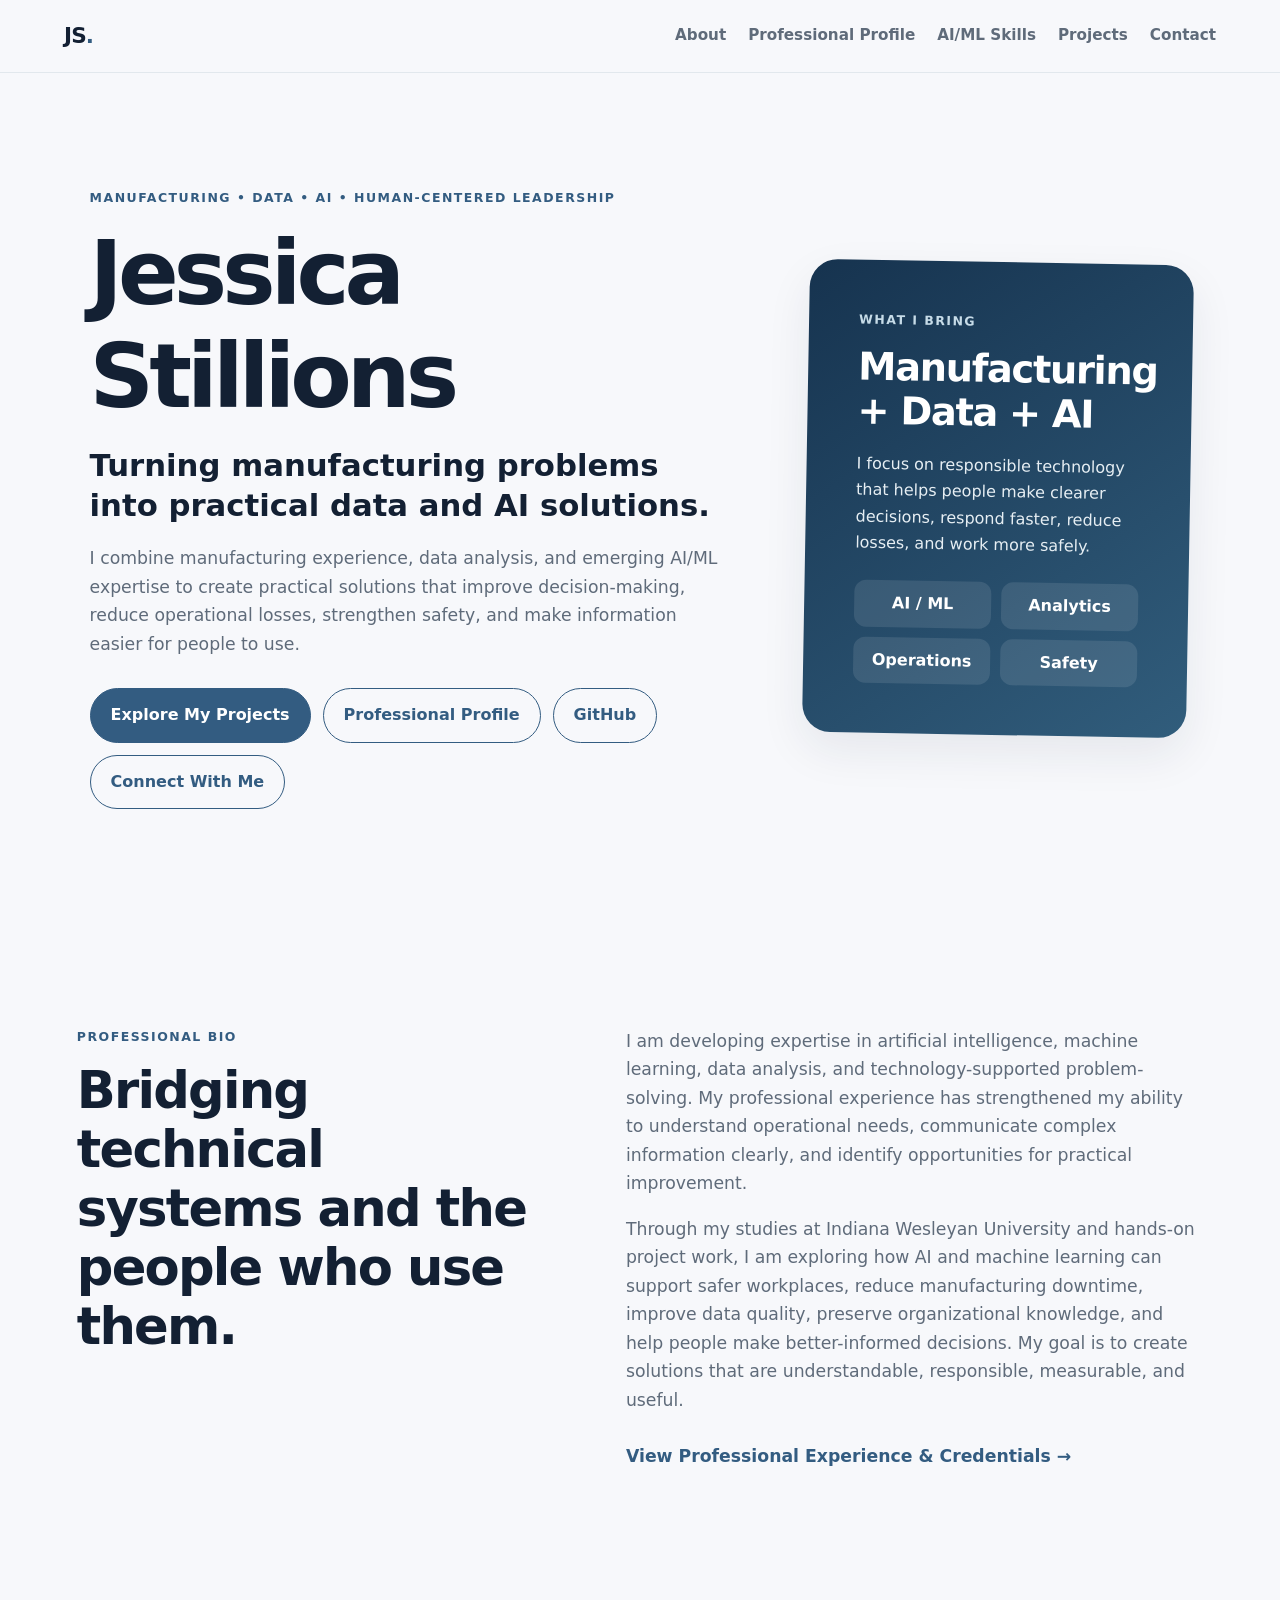
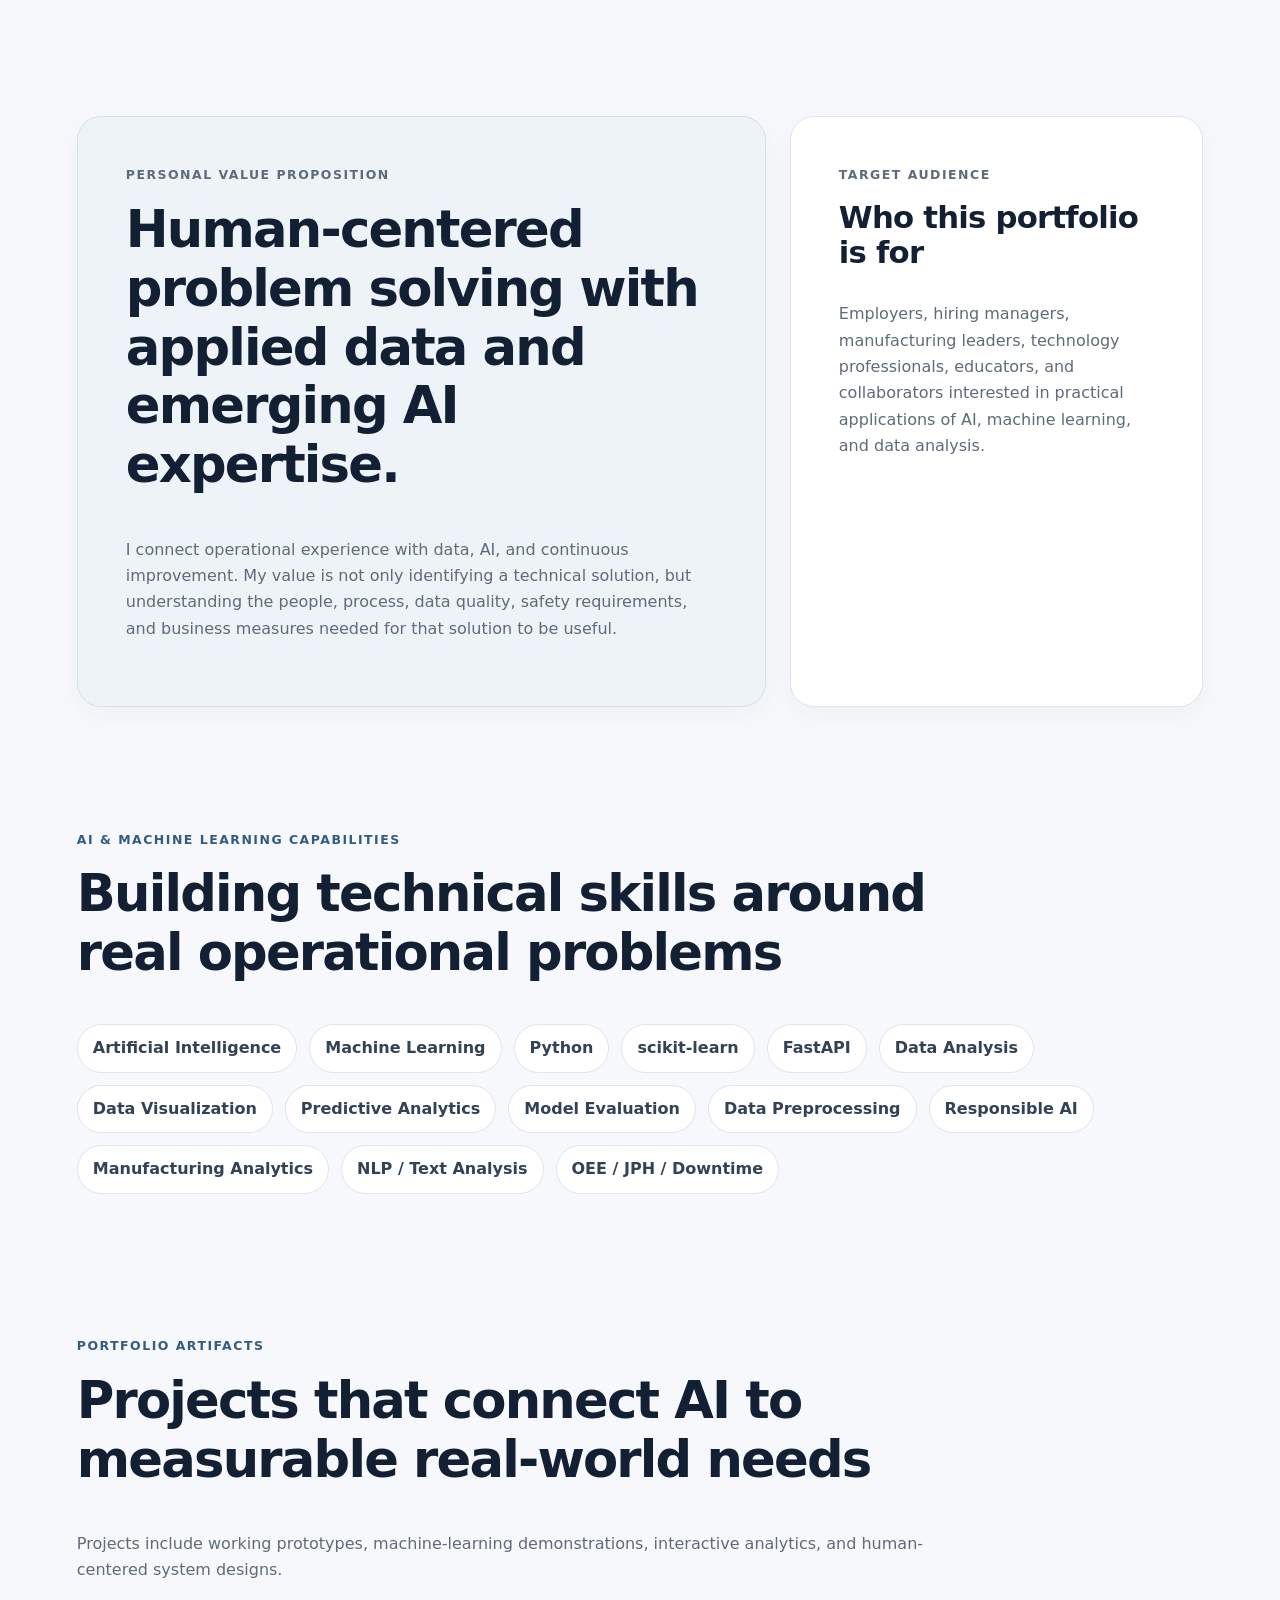
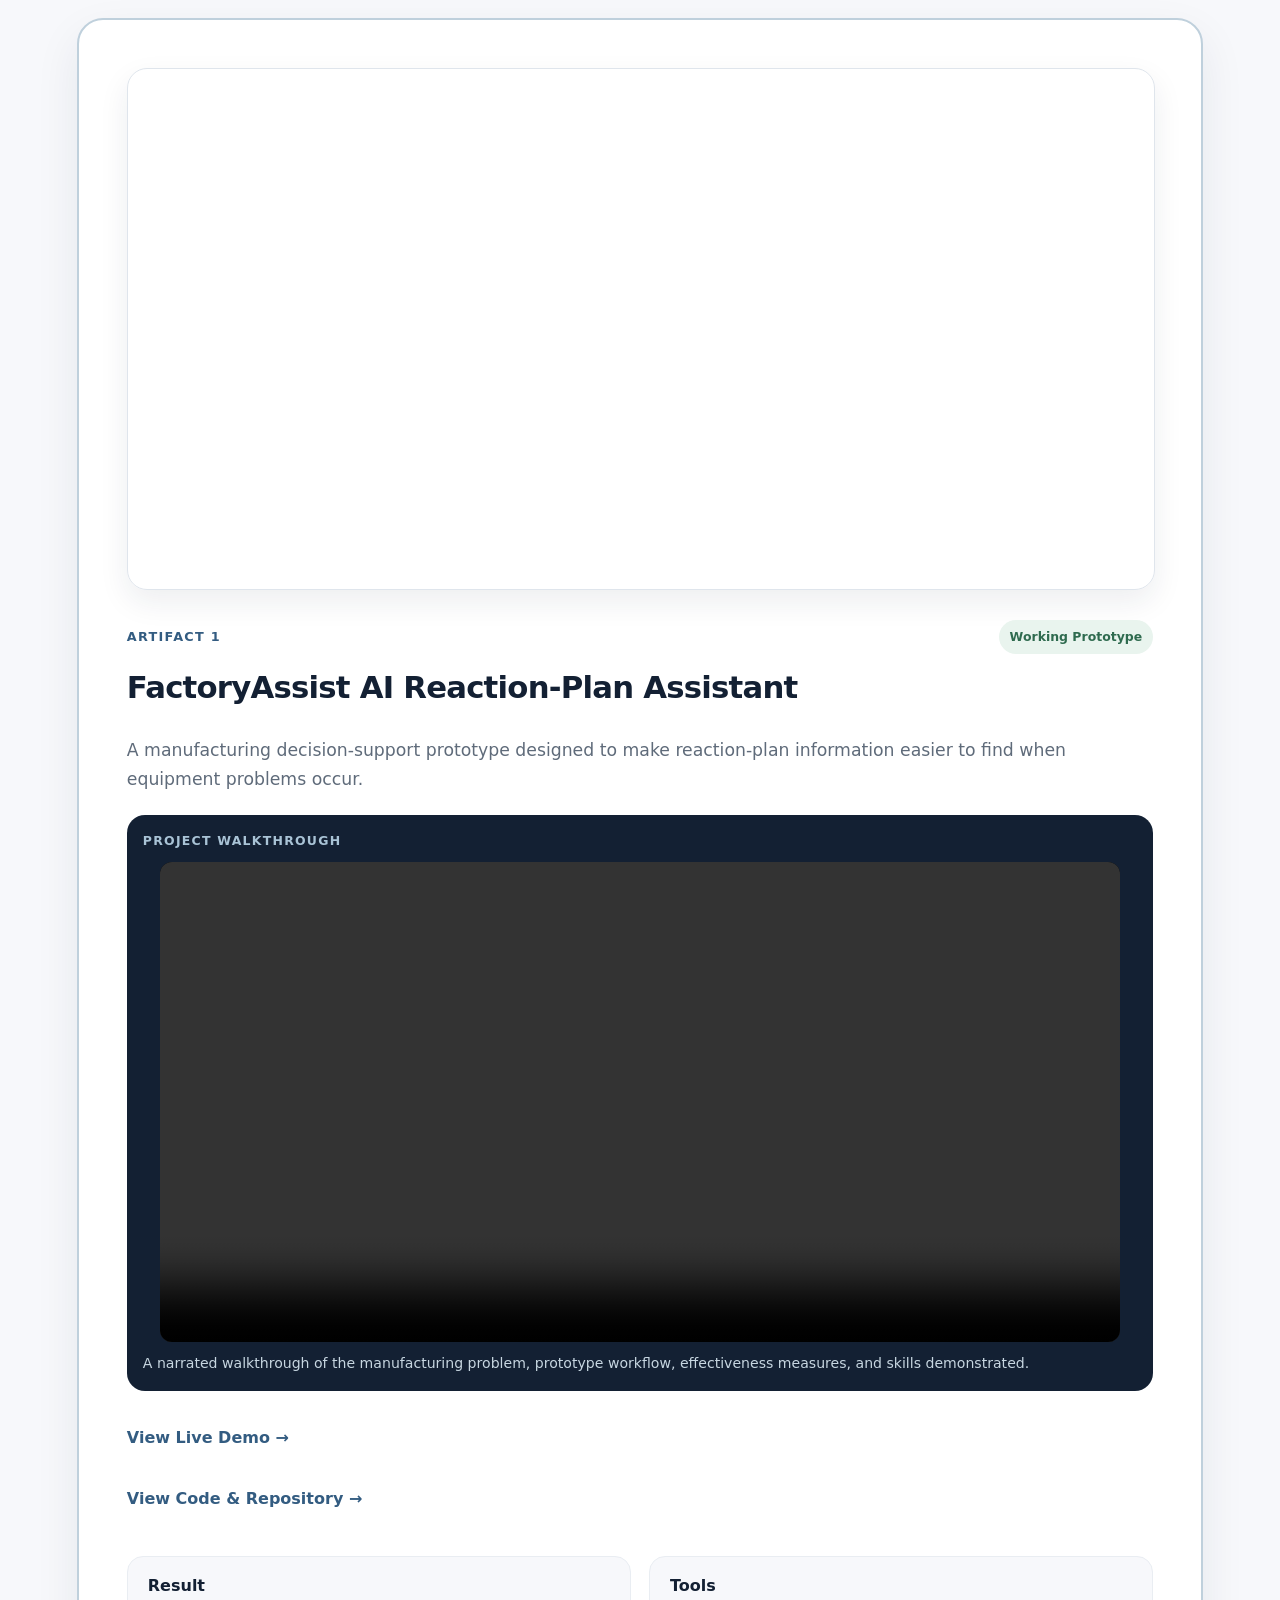
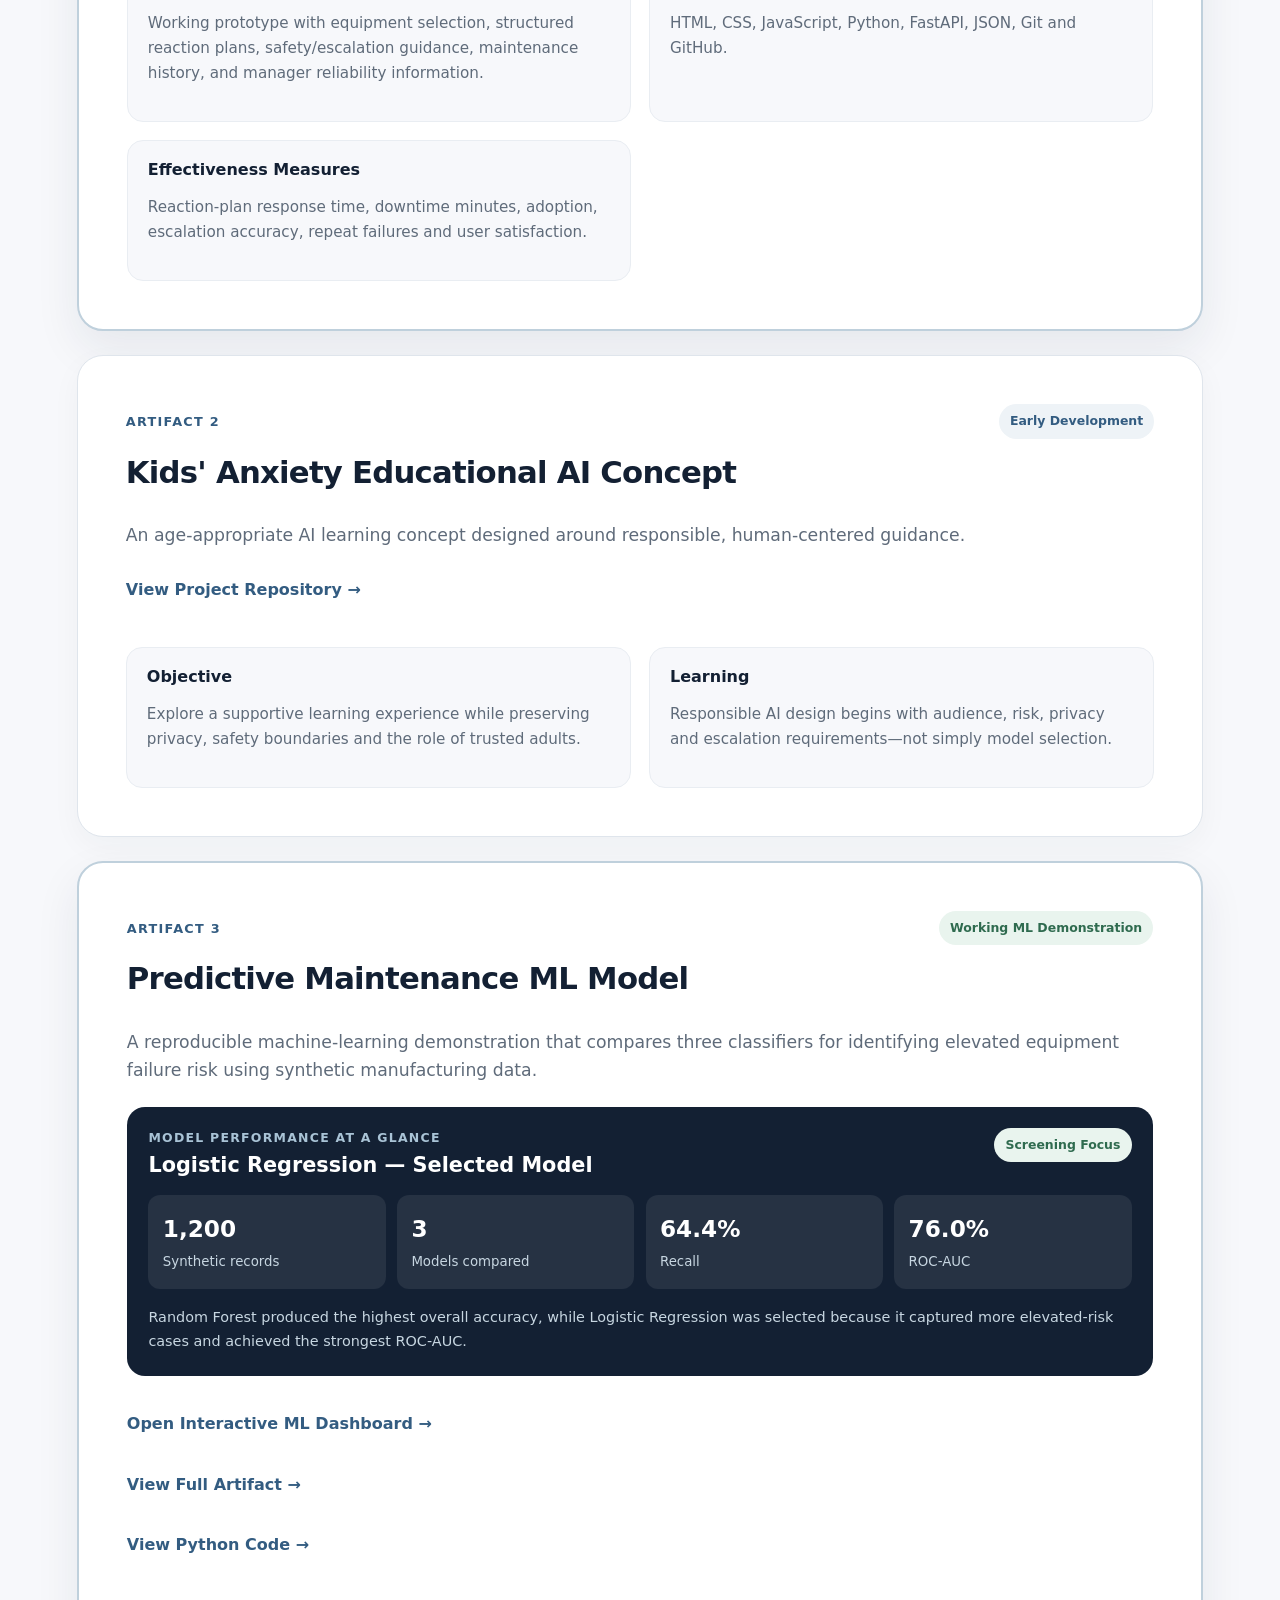
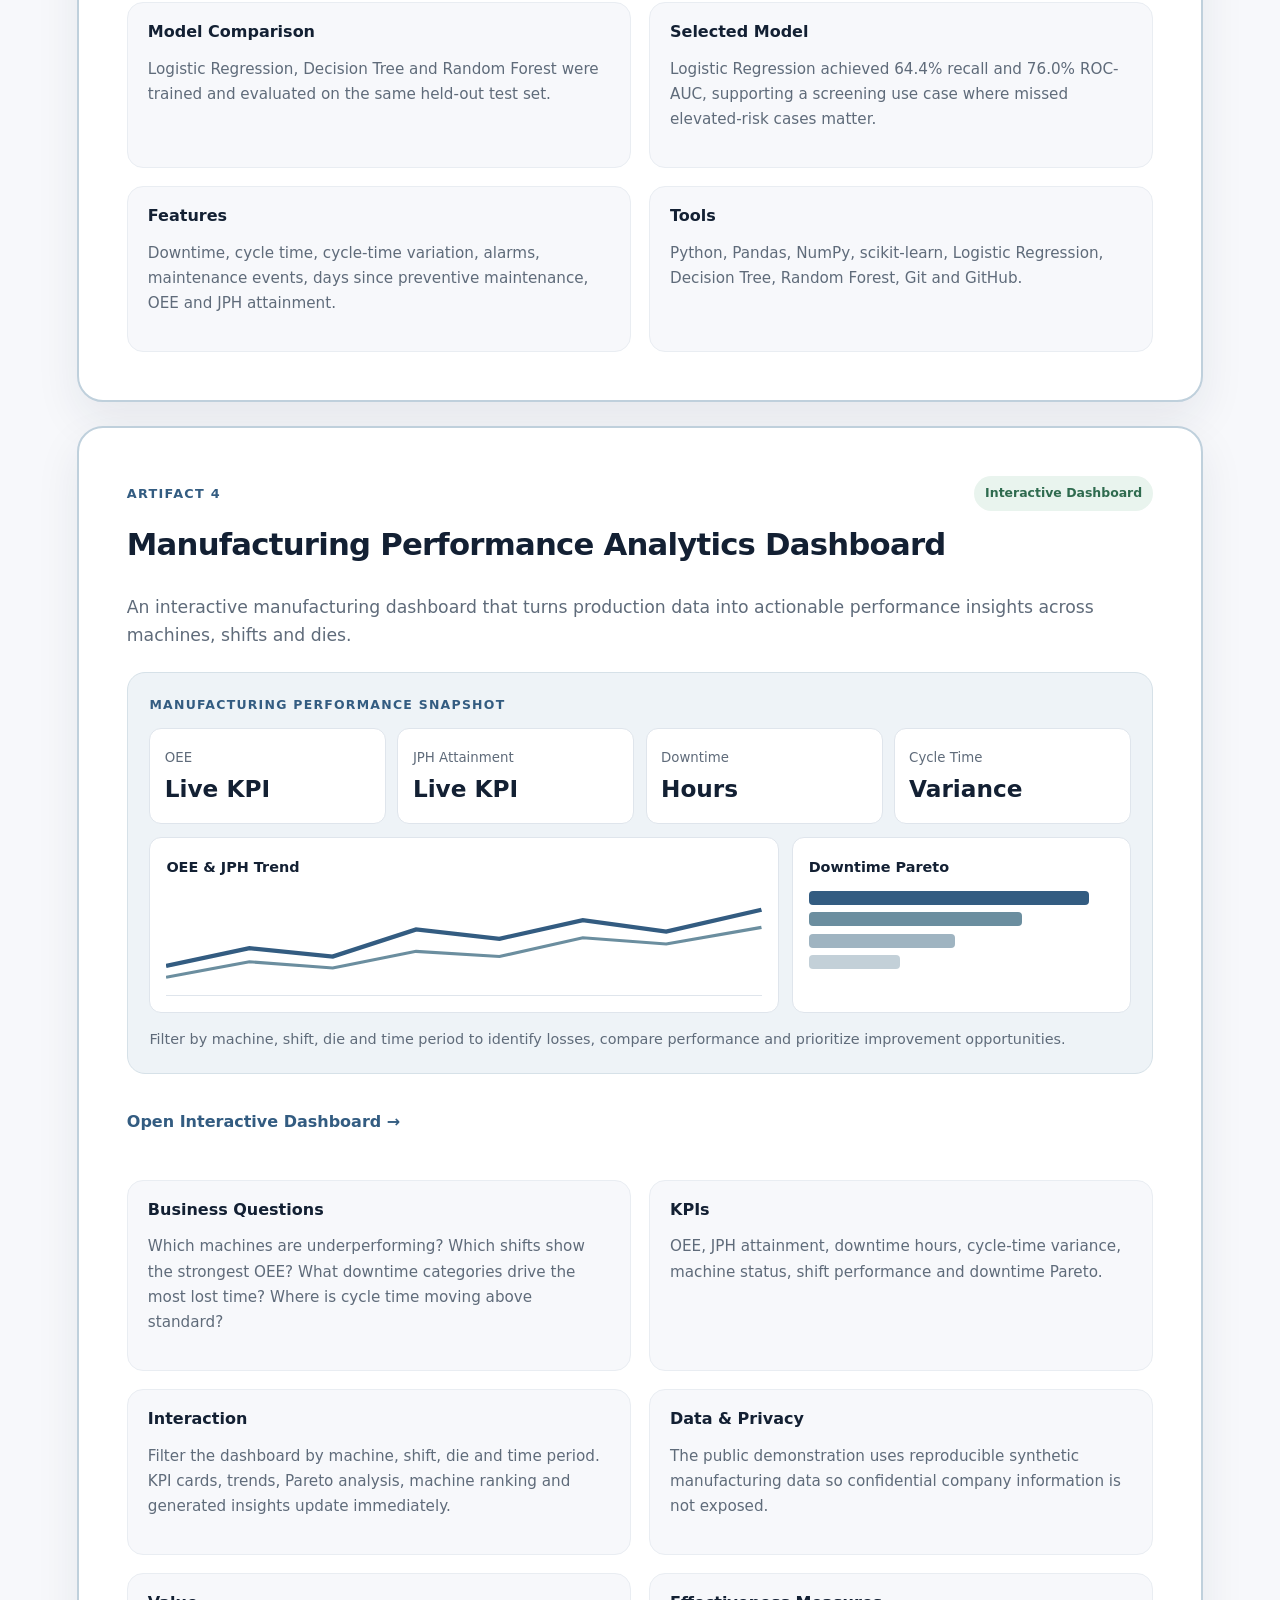
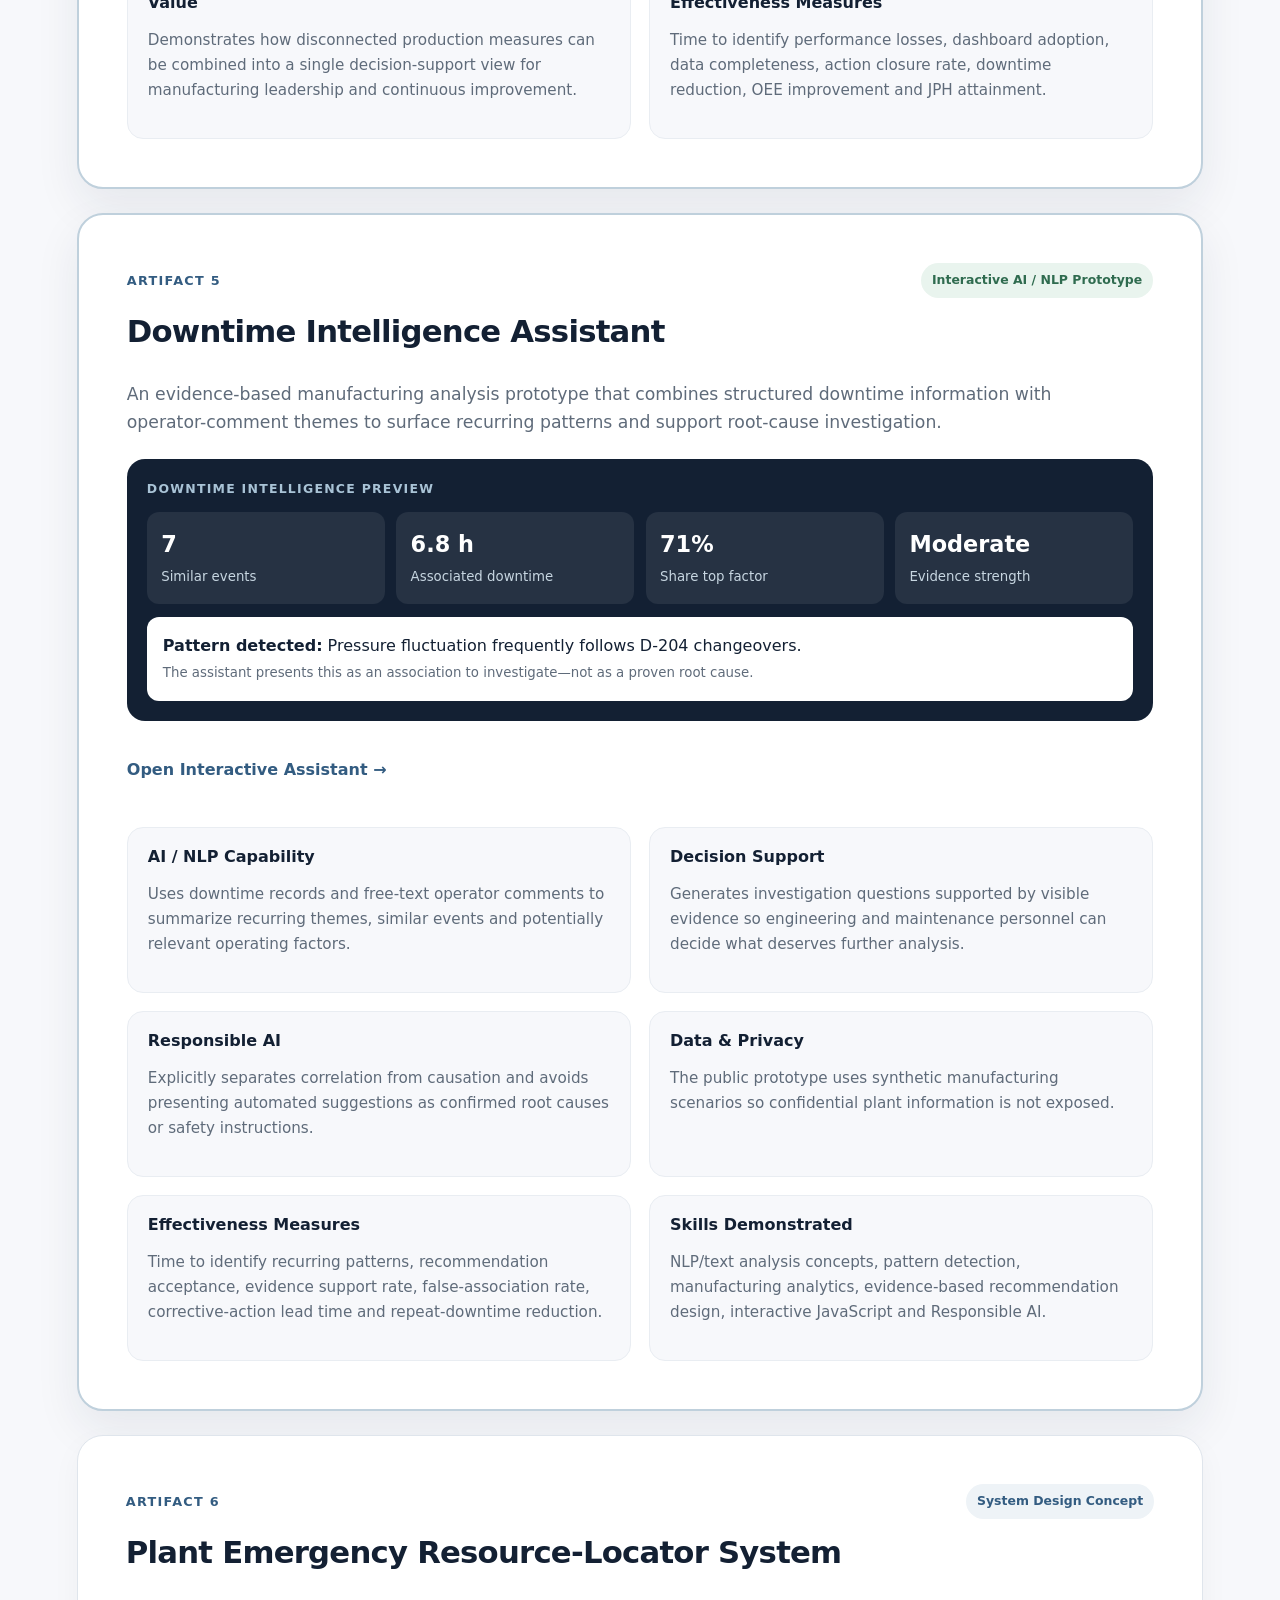
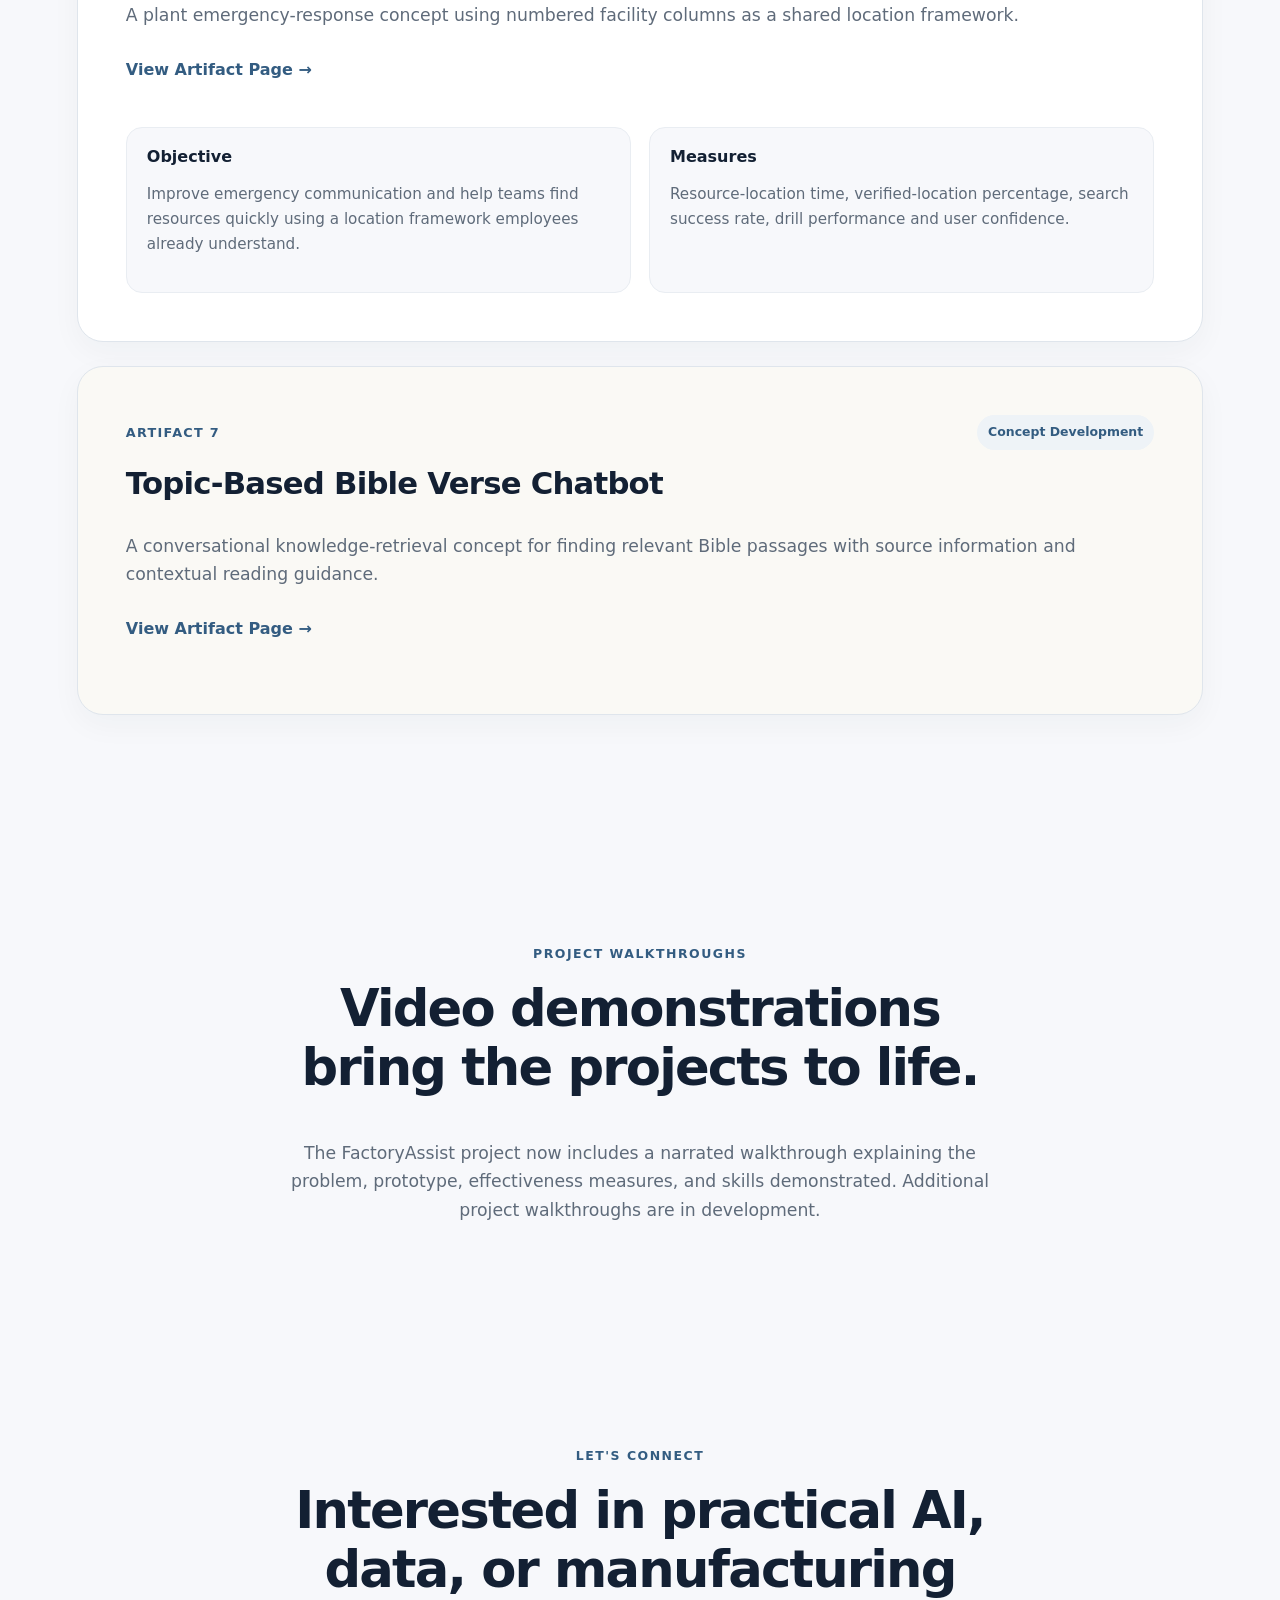
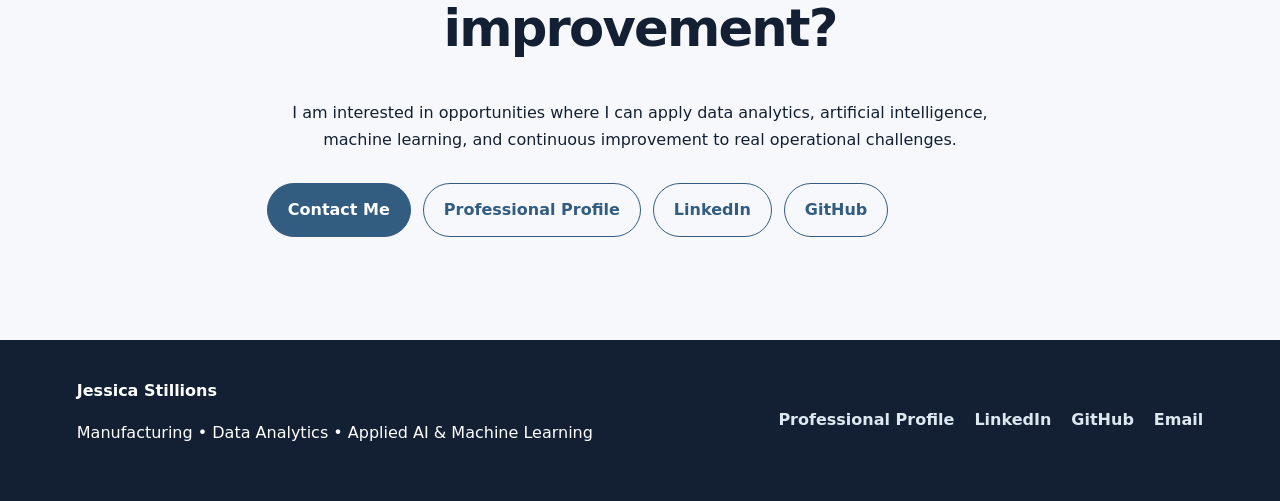
<file: index.html>
<!DOCTYPE html>
<html lang="en">
<head>
  <meta charset="UTF-8" />
  <meta name="viewport" content="width=device-width, initial-scale=1.0" />
  <meta name="description" content="Jessica Stillions — AI, machine learning, and data portfolio focused on practical manufacturing, safety, and human-centered solutions." />
  <title>Jessica Stillions | AI & Machine Learning Portfolio</title>
  <link rel="stylesheet" href="styles.css" />
</head>
<body>
  <header class="site-header"><a class="brand" href="#top">JS<span>.</span></a><nav aria-label="Primary navigation"><a href="#about">About</a><a href="professional-profile.html">Professional Profile</a><a href="#skills">AI/ML Skills</a><a href="#projects">Projects</a><a href="#contact">Contact</a></nav></header>
  <main id="top">
    <section class="hero"><div class="hero-copy"><p class="eyebrow">MANUFACTURING • DATA • AI • HUMAN-CENTERED LEADERSHIP</p><h1>Jessica Stillions</h1><p class="hero-lead">Turning manufacturing problems into practical data and AI solutions.</p><p class="hero-text">I combine manufacturing experience, data analysis, and emerging AI/ML expertise to create practical solutions that improve decision-making, reduce operational losses, strengthen safety, and make information easier for people to use.</p><div class="hero-actions"><a class="button primary" href="#projects">Explore My Projects</a><a class="button secondary" href="professional-profile.html">Professional Profile</a><a class="button secondary" href="https://github.com/StillionsDataAnalyst" target="_blank" rel="noopener">GitHub</a><a class="button secondary" href="#contact">Connect With Me</a></div></div><div class="hero-card"><p class="card-kicker">What I bring</p><h2>Manufacturing + Data + AI</h2><p>I focus on responsible technology that helps people make clearer decisions, respond faster, reduce losses, and work more safely.</p><div class="mini-grid"><span>AI / ML</span><span>Analytics</span><span>Operations</span><span>Safety</span></div></div></section>
    <section id="about" class="section split-section"><div><p class="section-label">Professional Bio</p><h2>Bridging technical systems and the people who use them.</h2></div><div class="prose"><p>I am developing expertise in artificial intelligence, machine learning, data analysis, and technology-supported problem-solving. My professional experience has strengthened my ability to understand operational needs, communicate complex information clearly, and identify opportunities for practical improvement.</p><p>Through my studies at Indiana Wesleyan University and hands-on project work, I am exploring how AI and machine learning can support safer workplaces, reduce manufacturing downtime, improve data quality, preserve organizational knowledge, and help people make better-informed decisions. My goal is to create solutions that are understandable, responsible, measurable, and useful.</p><p><a class="project-link" href="professional-profile.html">View Professional Experience & Credentials →</a></p></div></section>
    <section id="value" class="section value-grid"><article class="info-card featured"><p class="section-label">Personal Value Proposition</p><h2>Human-centered problem solving with applied data and emerging AI expertise.</h2><p>I connect operational experience with data, AI, and continuous improvement. My value is not only identifying a technical solution, but understanding the people, process, data quality, safety requirements, and business measures needed for that solution to be useful.</p></article><article class="info-card"><p class="section-label">Target Audience</p><h3>Who this portfolio is for</h3><p>Employers, hiring managers, manufacturing leaders, technology professionals, educators, and collaborators interested in practical applications of AI, machine learning, and data analysis.</p></article></section>
    <section id="skills" class="section skills-section"><div class="section-heading"><p class="section-label">AI & Machine Learning Capabilities</p><h2>Building technical skills around real operational problems</h2></div><div class="skill-list"><span>Artificial Intelligence</span><span>Machine Learning</span><span>Python</span><span>scikit-learn</span><span>FastAPI</span><span>Data Analysis</span><span>Data Visualization</span><span>Predictive Analytics</span><span>Model Evaluation</span><span>Data Preprocessing</span><span>Responsible AI</span><span>Manufacturing Analytics</span><span>NLP / Text Analysis</span><span>OEE / JPH / Downtime</span></div></section>
    <section id="projects" class="section projects-section"><div class="section-heading"><p class="section-label">Portfolio Artifacts</p><h2>Projects that connect AI to measurable real-world needs</h2><p>Projects include working prototypes, machine-learning demonstrations, interactive analytics, and human-centered system designs.</p></div>
      <article class="project-card highlight"><div class="project-topline"><span class="artifact-number">Artifact 1</span><span class="status live">Working Prototype</span></div><h3>FactoryAssist AI Reaction-Plan Assistant</h3><p class="project-intro">A manufacturing decision-support prototype designed to make reaction-plan information easier to find when equipment problems occur.</p><div style="margin:1.35rem 0 1.5rem;padding:1rem;background:#132033;border-radius:18px"><p style="margin:0 0 .65rem;color:#a9c3d6;font-size:.78rem;font-weight:800;letter-spacing:.1em;text-transform:uppercase">Project Walkthrough</p><video controls preload="metadata" playsinline style="display:block;width:100%;max-width:960px;margin:0 auto;border-radius:12px;background:#000" aria-label="FactoryAssist AI Reaction-Plan Assistant project walkthrough"><source src="FactoryAssist_Portfolio_Video_Deck.mp4" type="video/mp4">Your browser does not support embedded video. <a href="FactoryAssist_Portfolio_Video_Deck.mp4">Open the FactoryAssist walkthrough video</a>.</video><p style="margin:.65rem 0 0;color:#c7d6e1;font-size:.88rem">A narrated walkthrough of the manufacturing problem, prototype workflow, effectiveness measures, and skills demonstrated.</p></div><a class="project-link" href="https://stillionsdataanalyst.github.io/FactoryAssist-AI/" target="_blank" rel="noopener">View Live Demo →</a><br><a class="project-link" href="https://github.com/StillionsDataAnalyst/FactoryAssist-AI" target="_blank" rel="noopener">View Code & Repository →</a><div class="project-details"><div><h4>Result</h4><p>Working prototype with equipment selection, structured reaction plans, safety/escalation guidance, maintenance history, and manager reliability information.</p></div><div><h4>Tools</h4><p>HTML, CSS, JavaScript, Python, FastAPI, JSON, Git and GitHub.</p></div><div><h4>Effectiveness Measures</h4><p>Reaction-plan response time, downtime minutes, adoption, escalation accuracy, repeat failures and user satisfaction.</p></div></div></article>
      <article class="project-card"><div class="project-topline"><span class="artifact-number">Artifact 2</span><span class="status">Early Development</span></div><h3>Kids' Anxiety Educational AI Concept</h3><p class="project-intro">An age-appropriate AI learning concept designed around responsible, human-centered guidance.</p><a class="project-link" href="https://github.com/StillionsDataAnalyst/MachineLearning" target="_blank" rel="noopener">View Project Repository →</a><div class="project-details"><div><h4>Objective</h4><p>Explore a supportive learning experience while preserving privacy, safety boundaries and the role of trusted adults.</p></div><div><h4>Learning</h4><p>Responsible AI design begins with audience, risk, privacy and escalation requirements—not simply model selection.</p></div></div></article>
      <article class="project-card highlight"><div class="project-topline"><span class="artifact-number">Artifact 3</span><span class="status live">Working ML Demonstration</span></div><h3>Predictive Maintenance ML Model</h3><p class="project-intro">A reproducible machine-learning demonstration that compares three classifiers for identifying elevated equipment failure risk using synthetic manufacturing data.</p><div style="margin:1.4rem 0 1.6rem;padding:1.35rem;border-radius:18px;background:#132033;color:white"><div style="display:flex;justify-content:space-between;align-items:flex-start;gap:1rem;flex-wrap:wrap"><div><p style="margin:0 0 .3rem;color:#a9c3d6;font-size:.78rem;font-weight:800;letter-spacing:.1em;text-transform:uppercase">Model Performance at a Glance</p><h4 style="margin:0;color:white;font-size:1.3rem">Logistic Regression — Selected Model</h4></div><span style="background:#e9f4ee;color:#2f6b4f;padding:.4rem .7rem;border-radius:999px;font-size:.78rem;font-weight:800">Screening Focus</span></div><div style="display:grid;grid-template-columns:repeat(auto-fit,minmax(130px,1fr));gap:.7rem;margin:1.1rem 0"><div style="background:rgba(255,255,255,.08);padding:.9rem;border-radius:12px"><strong style="font-size:1.45rem;display:block">1,200</strong><small style="color:#c7d6e1">Synthetic records</small></div><div style="background:rgba(255,255,255,.08);padding:.9rem;border-radius:12px"><strong style="font-size:1.45rem;display:block">3</strong><small style="color:#c7d6e1">Models compared</small></div><div style="background:rgba(255,255,255,.08);padding:.9rem;border-radius:12px"><strong style="font-size:1.45rem;display:block">64.4%</strong><small style="color:#c7d6e1">Recall</small></div><div style="background:rgba(255,255,255,.08);padding:.9rem;border-radius:12px"><strong style="font-size:1.45rem;display:block">76.0%</strong><small style="color:#c7d6e1">ROC-AUC</small></div></div><p style="margin:0;color:#c7d6e1;font-size:.9rem">Random Forest produced the highest overall accuracy, while Logistic Regression was selected because it captured more elevated-risk cases and achieved the strongest ROC-AUC.</p></div><a class="project-link" href="predictive-maintenance-dashboard.html">Open Interactive ML Dashboard →</a><br><a class="project-link" href="artifact-3-predictive-maintenance.html">View Full Artifact →</a><br><a class="project-link" href="predictive-maintenance-model/train_model.py">View Python Code →</a><div class="project-details"><div><h4>Model Comparison</h4><p>Logistic Regression, Decision Tree and Random Forest were trained and evaluated on the same held-out test set.</p></div><div><h4>Selected Model</h4><p>Logistic Regression achieved 64.4% recall and 76.0% ROC-AUC, supporting a screening use case where missed elevated-risk cases matter.</p></div><div><h4>Features</h4><p>Downtime, cycle time, cycle-time variation, alarms, maintenance events, days since preventive maintenance, OEE and JPH attainment.</p></div><div><h4>Tools</h4><p>Python, Pandas, NumPy, scikit-learn, Logistic Regression, Decision Tree, Random Forest, Git and GitHub.</p></div></div></article>
      <article class="project-card highlight"><div class="project-topline"><span class="artifact-number">Artifact 4</span><span class="status live">Interactive Dashboard</span></div><h3>Manufacturing Performance Analytics Dashboard</h3><p class="project-intro">An interactive manufacturing dashboard that turns production data into actionable performance insights across machines, shifts and dies.</p><div style="margin:1.4rem 0 1.6rem;padding:1.35rem;border-radius:18px;background:#eef3f7;border:1px solid #d6e1e8"><p style="margin:0 0 .8rem;color:#335c81;font-size:.78rem;font-weight:800;letter-spacing:.1em;text-transform:uppercase">Manufacturing Performance Snapshot</p><div style="display:grid;grid-template-columns:repeat(auto-fit,minmax(125px,1fr));gap:.7rem"><div style="background:white;padding:.9rem;border-radius:12px;border:1px solid #dfe5ec"><small style="color:#5f6b7a">OEE</small><strong style="display:block;font-size:1.45rem;color:#132033">Live KPI</strong></div><div style="background:white;padding:.9rem;border-radius:12px;border:1px solid #dfe5ec"><small style="color:#5f6b7a">JPH Attainment</small><strong style="display:block;font-size:1.45rem;color:#132033">Live KPI</strong></div><div style="background:white;padding:.9rem;border-radius:12px;border:1px solid #dfe5ec"><small style="color:#5f6b7a">Downtime</small><strong style="display:block;font-size:1.45rem;color:#132033">Hours</strong></div><div style="background:white;padding:.9rem;border-radius:12px;border:1px solid #dfe5ec"><small style="color:#5f6b7a">Cycle Time</small><strong style="display:block;font-size:1.45rem;color:#132033">Variance</strong></div></div><div style="display:grid;grid-template-columns:minmax(0,1.3fr) minmax(180px,.7fr);gap:.8rem;margin-top:.8rem"><div style="background:white;padding:1rem;border-radius:12px;border:1px solid #dfe5ec"><strong style="font-size:.9rem">OEE & JPH Trend</strong><div style="height:105px;position:relative;margin-top:.7rem;border-bottom:1px solid #dfe5ec"><svg viewBox="0 0 500 100" preserveAspectRatio="none" style="width:100%;height:100%"><polyline points="0,72 70,55 140,63 210,37 280,46 350,28 420,39 500,18" fill="none" stroke="#335c81" stroke-width="4"/><polyline points="0,83 70,68 140,74 210,58 280,63 350,45 420,51 500,35" fill="none" stroke="#6b8e9f" stroke-width="3"/></svg></div></div><div style="background:white;padding:1rem;border-radius:12px;border:1px solid #dfe5ec"><strong style="font-size:.9rem">Downtime Pareto</strong><div style="margin-top:.7rem"><div style="height:14px;width:92%;background:#335c81;border-radius:4px;margin:.45rem 0"></div><div style="height:14px;width:70%;background:#6b8e9f;border-radius:4px;margin:.45rem 0"></div><div style="height:14px;width:48%;background:#9fb4c1;border-radius:4px;margin:.45rem 0"></div><div style="height:14px;width:30%;background:#c3d0d8;border-radius:4px;margin:.45rem 0"></div></div></div></div><p style="margin:.9rem 0 0;color:#5f6b7a;font-size:.9rem">Filter by machine, shift, die and time period to identify losses, compare performance and prioritize improvement opportunities.</p></div><a class="project-link" href="manufacturing-analytics-dashboard.html">Open Interactive Dashboard →</a><div class="project-details"><div><h4>Business Questions</h4><p>Which machines are underperforming? Which shifts show the strongest OEE? What downtime categories drive the most lost time? Where is cycle time moving above standard?</p></div><div><h4>KPIs</h4><p>OEE, JPH attainment, downtime hours, cycle-time variance, machine status, shift performance and downtime Pareto.</p></div><div><h4>Interaction</h4><p>Filter the dashboard by machine, shift, die and time period. KPI cards, trends, Pareto analysis, machine ranking and generated insights update immediately.</p></div><div><h4>Data & Privacy</h4><p>The public demonstration uses reproducible synthetic manufacturing data so confidential company information is not exposed.</p></div><div><h4>Value</h4><p>Demonstrates how disconnected production measures can be combined into a single decision-support view for manufacturing leadership and continuous improvement.</p></div><div><h4>Effectiveness Measures</h4><p>Time to identify performance losses, dashboard adoption, data completeness, action closure rate, downtime reduction, OEE improvement and JPH attainment.</p></div></div></article>
      <article class="project-card highlight"><div class="project-topline"><span class="artifact-number">Artifact 5</span><span class="status live">Interactive AI / NLP Prototype</span></div><h3>Downtime Intelligence Assistant</h3><p class="project-intro">An evidence-based manufacturing analysis prototype that combines structured downtime information with operator-comment themes to surface recurring patterns and support root-cause investigation.</p><div style="margin:1.4rem 0 1.6rem;padding:1.25rem;border-radius:18px;background:#132033;color:white"><p style="margin:0 0 .75rem;color:#a9c3d6;font-size:.78rem;font-weight:800;letter-spacing:.1em;text-transform:uppercase">Downtime Intelligence Preview</p><div style="display:grid;grid-template-columns:repeat(auto-fit,minmax(140px,1fr));gap:.7rem"><div style="background:rgba(255,255,255,.08);padding:.9rem;border-radius:12px"><strong style="display:block;font-size:1.4rem">7</strong><small style="color:#c7d6e1">Similar events</small></div><div style="background:rgba(255,255,255,.08);padding:.9rem;border-radius:12px"><strong style="display:block;font-size:1.4rem">6.8 h</strong><small style="color:#c7d6e1">Associated downtime</small></div><div style="background:rgba(255,255,255,.08);padding:.9rem;border-radius:12px"><strong style="display:block;font-size:1.4rem">71%</strong><small style="color:#c7d6e1">Share top factor</small></div><div style="background:rgba(255,255,255,.08);padding:.9rem;border-radius:12px"><strong style="display:block;font-size:1.4rem">Moderate</strong><small style="color:#c7d6e1">Evidence strength</small></div></div><div style="margin-top:.8rem;background:white;color:#132033;padding:1rem;border-radius:12px"><strong>Pattern detected:</strong> Pressure fluctuation frequently follows D-204 changeovers.<br><small style="color:#5f6b7a">The assistant presents this as an association to investigate—not as a proven root cause.</small></div></div><a class="project-link" href="downtime-intelligence.html">Open Interactive Assistant →</a><div class="project-details"><div><h4>AI / NLP Capability</h4><p>Uses downtime records and free-text operator comments to summarize recurring themes, similar events and potentially relevant operating factors.</p></div><div><h4>Decision Support</h4><p>Generates investigation questions supported by visible evidence so engineering and maintenance personnel can decide what deserves further analysis.</p></div><div><h4>Responsible AI</h4><p>Explicitly separates correlation from causation and avoids presenting automated suggestions as confirmed root causes or safety instructions.</p></div><div><h4>Data & Privacy</h4><p>The public prototype uses synthetic manufacturing scenarios so confidential plant information is not exposed.</p></div><div><h4>Effectiveness Measures</h4><p>Time to identify recurring patterns, recommendation acceptance, evidence support rate, false-association rate, corrective-action lead time and repeat-downtime reduction.</p></div><div><h4>Skills Demonstrated</h4><p>NLP/text analysis concepts, pattern detection, manufacturing analytics, evidence-based recommendation design, interactive JavaScript and Responsible AI.</p></div></div></article>
      <article class="project-card"><div class="project-topline"><span class="artifact-number">Artifact 6</span><span class="status">System Design Concept</span></div><h3>Plant Emergency Resource-Locator System</h3><p class="project-intro">A plant emergency-response concept using numbered facility columns as a shared location framework.</p><a class="project-link" href="artifact-4-emergency-resource-locator.html">View Artifact Page →</a><div class="project-details"><div><h4>Objective</h4><p>Improve emergency communication and help teams find resources quickly using a location framework employees already understand.</p></div><div><h4>Measures</h4><p>Resource-location time, verified-location percentage, search success rate, drill performance and user confidence.</p></div></div></article>
      <article class="project-card bonus"><div class="project-topline"><span class="artifact-number">Artifact 7</span><span class="status">Concept Development</span></div><h3>Topic-Based Bible Verse Chatbot</h3><p class="project-intro">A conversational knowledge-retrieval concept for finding relevant Bible passages with source information and contextual reading guidance.</p><a class="project-link" href="artifact-5-bible-verse-chatbot.html">View Artifact Page →</a></article>
    </section>
    <section class="section growth-note"><p class="section-label">Project Walkthroughs</p><h2>Video demonstrations bring the projects to life.</h2><p>The FactoryAssist project now includes a narrated walkthrough explaining the problem, prototype, effectiveness measures, and skills demonstrated. Additional project walkthroughs are in development.</p></section>
    <section class="section growth-note"><p class="section-label">Let's Connect</p><h2>Interested in practical AI, data, or manufacturing improvement?</h2><p>I am interested in opportunities where I can apply data analytics, artificial intelligence, machine learning, and continuous improvement to real operational challenges.</p><div class="hero-actions"><a class="button primary" href="mailto:jessica.stillions@myemail.indwes.edu">Contact Me</a><a class="button secondary" href="professional-profile.html">Professional Profile</a><a class="button secondary" href="https://www.linkedin.com/in/jessicastillions009/" target="_blank" rel="noopener">LinkedIn</a><a class="button secondary" href="https://github.com/StillionsDataAnalyst" target="_blank" rel="noopener">GitHub</a></div></section>
  </main>
  <footer id="contact"><div><p class="footer-name">Jessica Stillions</p><p>Manufacturing • Data Analytics • Applied AI & Machine Learning</p></div><div class="footer-links"><a href="professional-profile.html">Professional Profile</a><a href="https://www.linkedin.com/in/jessicastillions009/" target="_blank" rel="noopener">LinkedIn</a><a href="https://github.com/StillionsDataAnalyst" target="_blank" rel="noopener">GitHub</a><a href="mailto:jessica.stillions@myemail.indwes.edu">Email</a></div></footer>
</body>
</html>
</file>
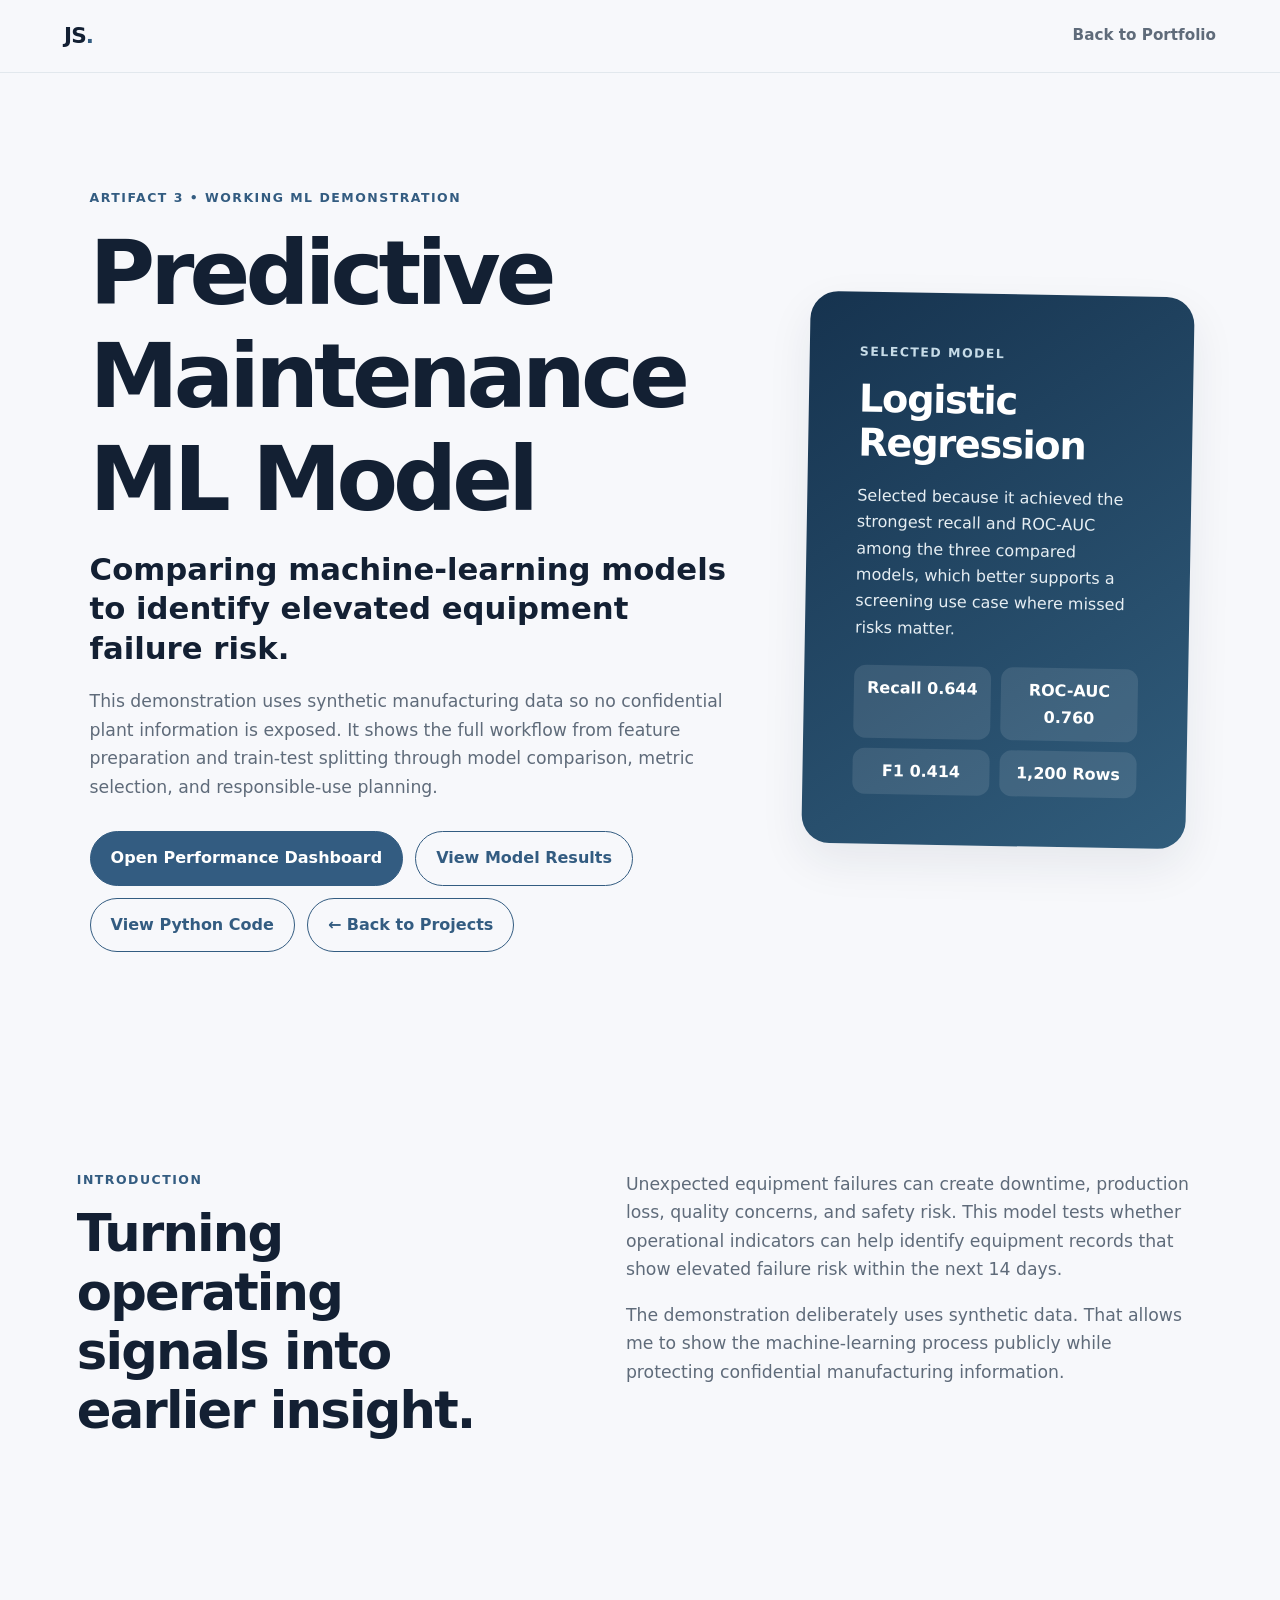
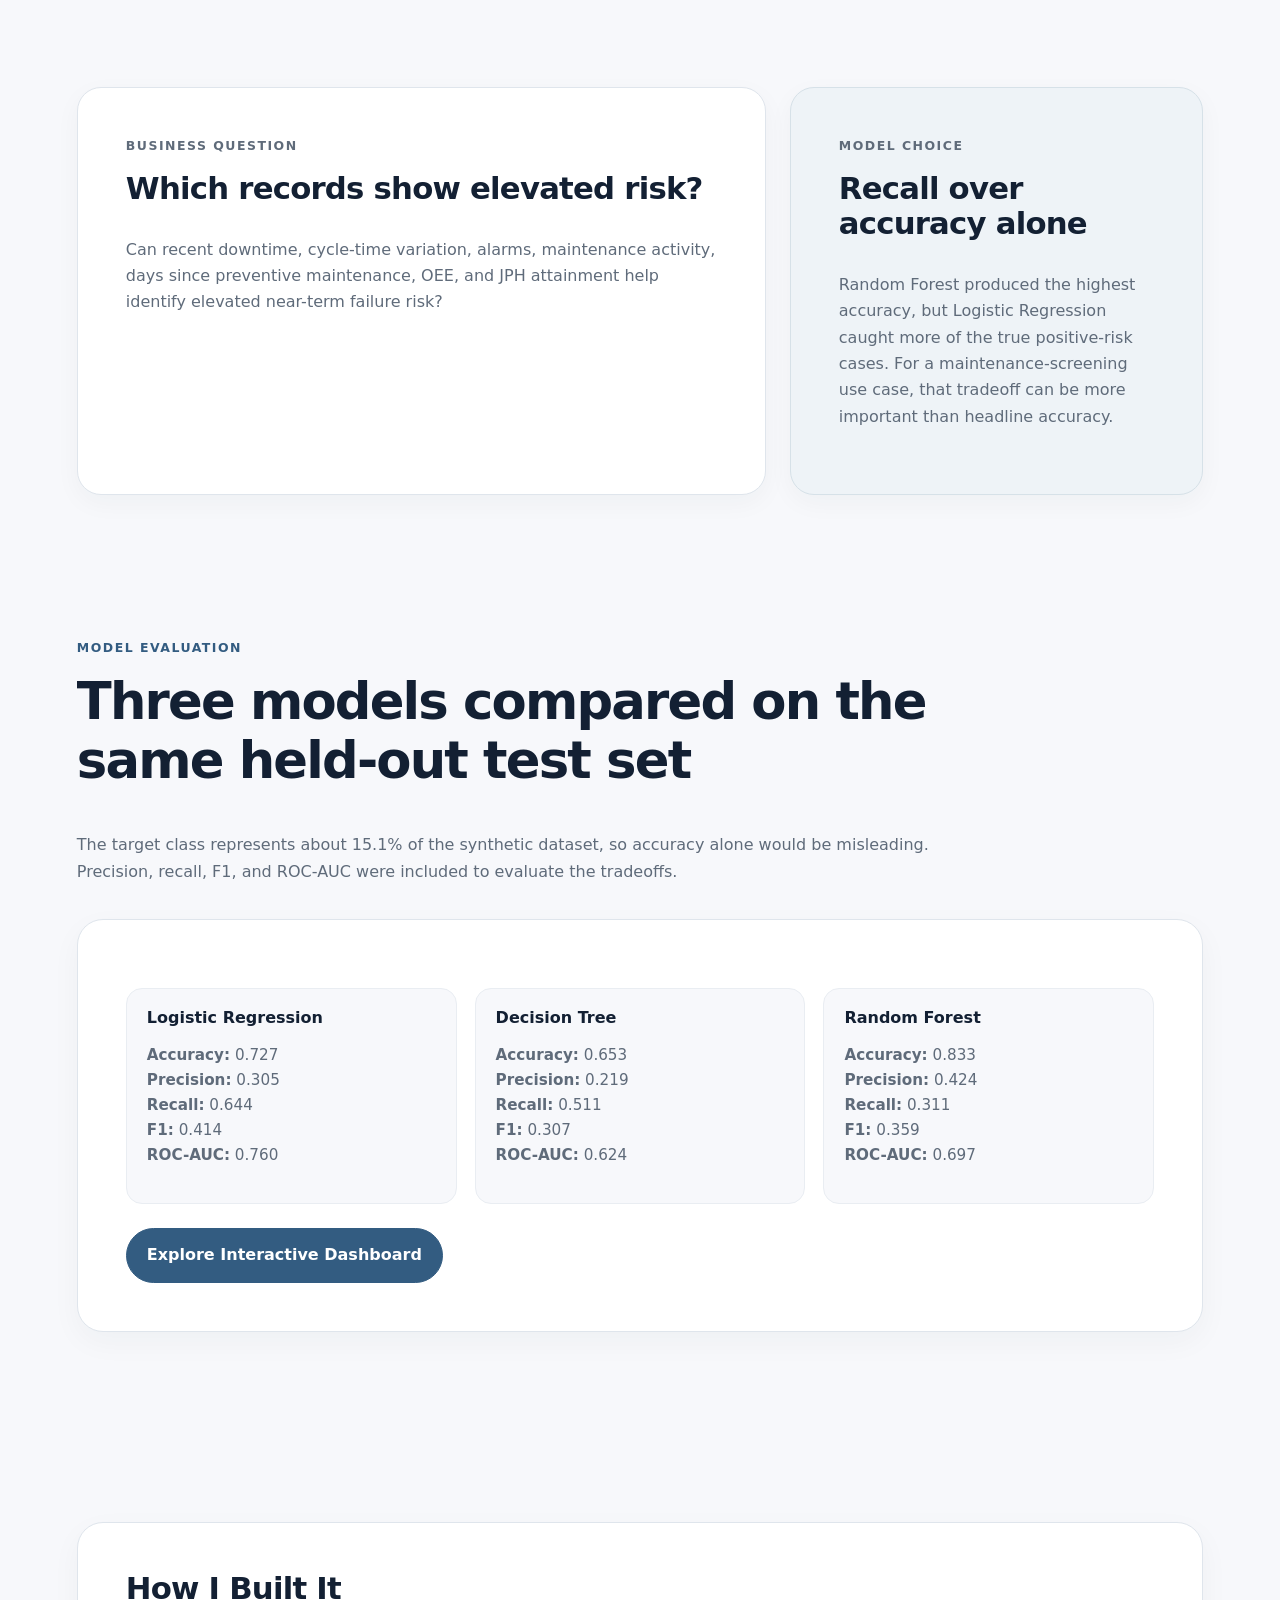
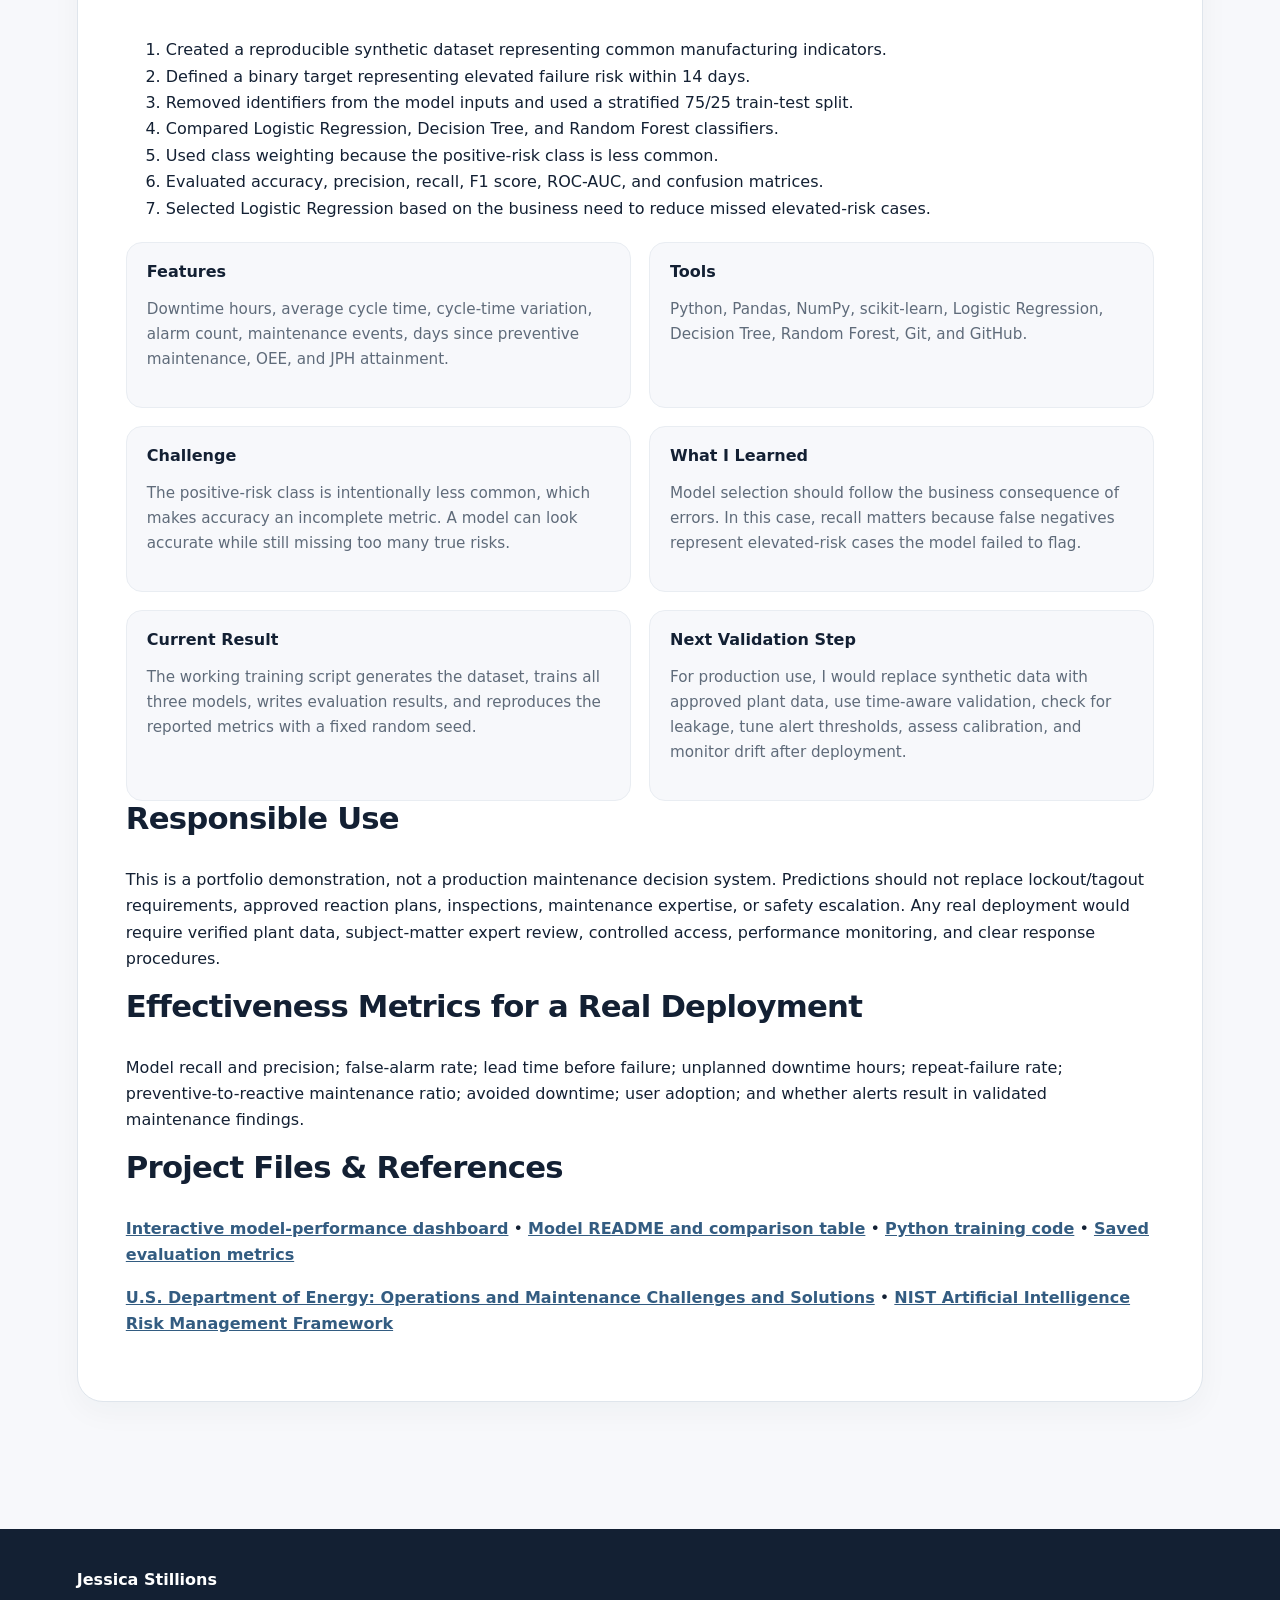
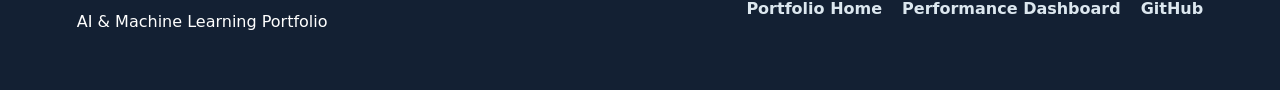
<file: artifact-3-predictive-maintenance.html>
<!DOCTYPE html>
<html lang="en">
<head>
  <meta charset="UTF-8" />
  <meta name="viewport" content="width=device-width, initial-scale=1.0" />
  <meta name="description" content="Predictive-maintenance machine learning model portfolio artifact by Jessica Stillions." />
  <title>Predictive Maintenance ML Model | Jessica Stillions</title>
  <link rel="stylesheet" href="styles.css" />
</head>
<body>
  <header class="site-header">
    <a class="brand" href="index.html">JS<span>.</span></a>
    <nav aria-label="Primary navigation"><a href="index.html#projects">Back to Portfolio</a></nav>
  </header>
  <main id="top">
    <section class="hero">
      <div class="hero-copy">
        <p class="eyebrow">Artifact 3 • Working ML Demonstration</p>
        <h1>Predictive Maintenance ML Model</h1>
        <p class="hero-lead">Comparing machine-learning models to identify elevated equipment failure risk.</p>
        <p class="hero-text">This demonstration uses synthetic manufacturing data so no confidential plant information is exposed. It shows the full workflow from feature preparation and train-test splitting through model comparison, metric selection, and responsible-use planning.</p>
        <div class="hero-actions">
          <a class="button primary" href="predictive-maintenance-dashboard.html">Open Performance Dashboard</a>
          <a class="button secondary" href="predictive-maintenance-model/README.md">View Model Results</a>
          <a class="button secondary" href="predictive-maintenance-model/train_model.py">View Python Code</a>
          <a class="button secondary" href="index.html#projects">← Back to Projects</a>
        </div>
      </div>
      <div class="hero-card"><p class="card-kicker">Selected Model</p><h2>Logistic Regression</h2><p>Selected because it achieved the strongest recall and ROC-AUC among the three compared models, which better supports a screening use case where missed risks matter.</p><div class="mini-grid"><span>Recall 0.644</span><span>ROC-AUC 0.760</span><span>F1 0.414</span><span>1,200 Rows</span></div></div>
    </section>

    <section class="section split-section">
      <div><p class="section-label">Introduction</p><h2>Turning operating signals into earlier insight.</h2></div>
      <div class="prose"><p>Unexpected equipment failures can create downtime, production loss, quality concerns, and safety risk. This model tests whether operational indicators can help identify equipment records that show elevated failure risk within the next 14 days.</p><p>The demonstration deliberately uses synthetic data. That allows me to show the machine-learning process publicly while protecting confidential manufacturing information.</p></div>
    </section>

    <section class="section value-grid">
      <article class="info-card"><p class="section-label">Business Question</p><h3>Which records show elevated risk?</h3><p>Can recent downtime, cycle-time variation, alarms, maintenance activity, days since preventive maintenance, OEE, and JPH attainment help identify elevated near-term failure risk?</p></article>
      <article class="info-card featured"><p class="section-label">Model Choice</p><h3>Recall over accuracy alone</h3><p>Random Forest produced the highest accuracy, but Logistic Regression caught more of the true positive-risk cases. For a maintenance-screening use case, that tradeoff can be more important than headline accuracy.</p></article>
    </section>

    <section class="section projects-section">
      <div class="section-heading"><p class="section-label">Model Evaluation</p><h2>Three models compared on the same held-out test set</h2><p>The target class represents about 15.1% of the synthetic dataset, so accuracy alone would be misleading. Precision, recall, F1, and ROC-AUC were included to evaluate the tradeoffs.</p></div>
      <div class="project-card">
        <div class="project-details compact">
          <div><h4>Logistic Regression</h4><p><strong>Accuracy:</strong> 0.727<br><strong>Precision:</strong> 0.305<br><strong>Recall:</strong> 0.644<br><strong>F1:</strong> 0.414<br><strong>ROC-AUC:</strong> 0.760</p></div>
          <div><h4>Decision Tree</h4><p><strong>Accuracy:</strong> 0.653<br><strong>Precision:</strong> 0.219<br><strong>Recall:</strong> 0.511<br><strong>F1:</strong> 0.307<br><strong>ROC-AUC:</strong> 0.624</p></div>
          <div><h4>Random Forest</h4><p><strong>Accuracy:</strong> 0.833<br><strong>Precision:</strong> 0.424<br><strong>Recall:</strong> 0.311<br><strong>F1:</strong> 0.359<br><strong>ROC-AUC:</strong> 0.697</p></div>
        </div>
        <div class="hero-actions" style="margin-top:24px"><a class="button primary" href="predictive-maintenance-dashboard.html">Explore Interactive Dashboard</a></div>
      </div>
    </section>

    <section class="section projects-section">
      <div class="project-card">
        <h3>How I Built It</h3>
        <ol>
          <li>Created a reproducible synthetic dataset representing common manufacturing indicators.</li>
          <li>Defined a binary target representing elevated failure risk within 14 days.</li>
          <li>Removed identifiers from the model inputs and used a stratified 75/25 train-test split.</li>
          <li>Compared Logistic Regression, Decision Tree, and Random Forest classifiers.</li>
          <li>Used class weighting because the positive-risk class is less common.</li>
          <li>Evaluated accuracy, precision, recall, F1 score, ROC-AUC, and confusion matrices.</li>
          <li>Selected Logistic Regression based on the business need to reduce missed elevated-risk cases.</li>
        </ol>

        <div class="project-details">
          <div><h4>Features</h4><p>Downtime hours, average cycle time, cycle-time variation, alarm count, maintenance events, days since preventive maintenance, OEE, and JPH attainment.</p></div>
          <div><h4>Tools</h4><p>Python, Pandas, NumPy, scikit-learn, Logistic Regression, Decision Tree, Random Forest, Git, and GitHub.</p></div>
          <div><h4>Challenge</h4><p>The positive-risk class is intentionally less common, which makes accuracy an incomplete metric. A model can look accurate while still missing too many true risks.</p></div>
          <div><h4>What I Learned</h4><p>Model selection should follow the business consequence of errors. In this case, recall matters because false negatives represent elevated-risk cases the model failed to flag.</p></div>
          <div><h4>Current Result</h4><p>The working training script generates the dataset, trains all three models, writes evaluation results, and reproduces the reported metrics with a fixed random seed.</p></div>
          <div><h4>Next Validation Step</h4><p>For production use, I would replace synthetic data with approved plant data, use time-aware validation, check for leakage, tune alert thresholds, assess calibration, and monitor drift after deployment.</p></div>
        </div>

        <h3>Responsible Use</h3>
        <p>This is a portfolio demonstration, not a production maintenance decision system. Predictions should not replace lockout/tagout requirements, approved reaction plans, inspections, maintenance expertise, or safety escalation. Any real deployment would require verified plant data, subject-matter expert review, controlled access, performance monitoring, and clear response procedures.</p>

        <h3>Effectiveness Metrics for a Real Deployment</h3>
        <p>Model recall and precision; false-alarm rate; lead time before failure; unplanned downtime hours; repeat-failure rate; preventive-to-reactive maintenance ratio; avoided downtime; user adoption; and whether alerts result in validated maintenance findings.</p>

        <div class="references"><h3>Project Files & References</h3><p><a href="predictive-maintenance-dashboard.html">Interactive model-performance dashboard</a> • <a href="predictive-maintenance-model/README.md">Model README and comparison table</a> • <a href="predictive-maintenance-model/train_model.py">Python training code</a> • <a href="predictive-maintenance-model/metrics.json">Saved evaluation metrics</a></p><p><a href="https://www.energy.gov/cmei/femp/operations-and-maintenance-challenges-and-solutions" target="_blank" rel="noopener">U.S. Department of Energy: Operations and Maintenance Challenges and Solutions</a> • <a href="https://www.nist.gov/itl/ai-risk-management-framework" target="_blank" rel="noopener">NIST Artificial Intelligence Risk Management Framework</a></p></div>
      </div>
    </section>
  </main>
  <footer><div><p class="footer-name">Jessica Stillions</p><p>AI & Machine Learning Portfolio</p></div><div class="footer-links"><a href="index.html">Portfolio Home</a><a href="predictive-maintenance-dashboard.html">Performance Dashboard</a><a href="https://github.com/StillionsDataAnalyst" target="_blank" rel="noopener">GitHub</a></div></footer>
</body>
</html>
</file>
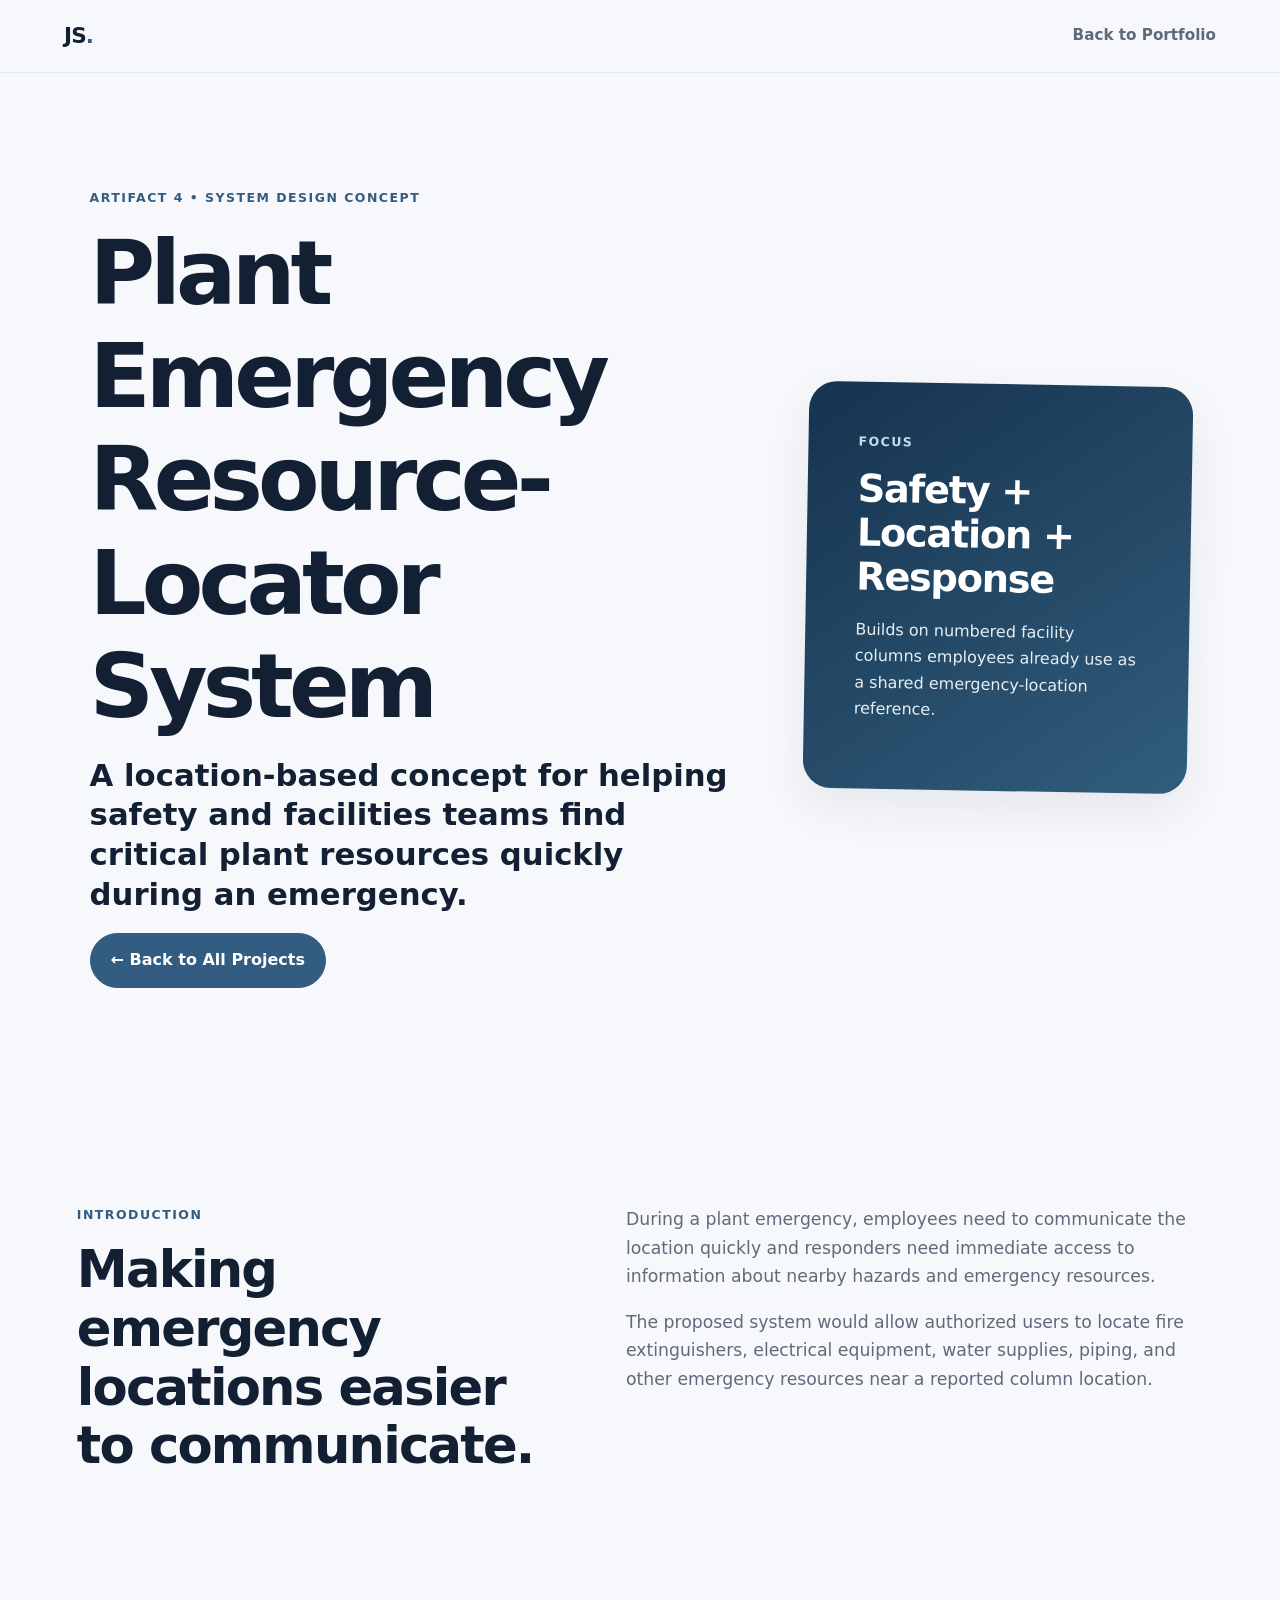
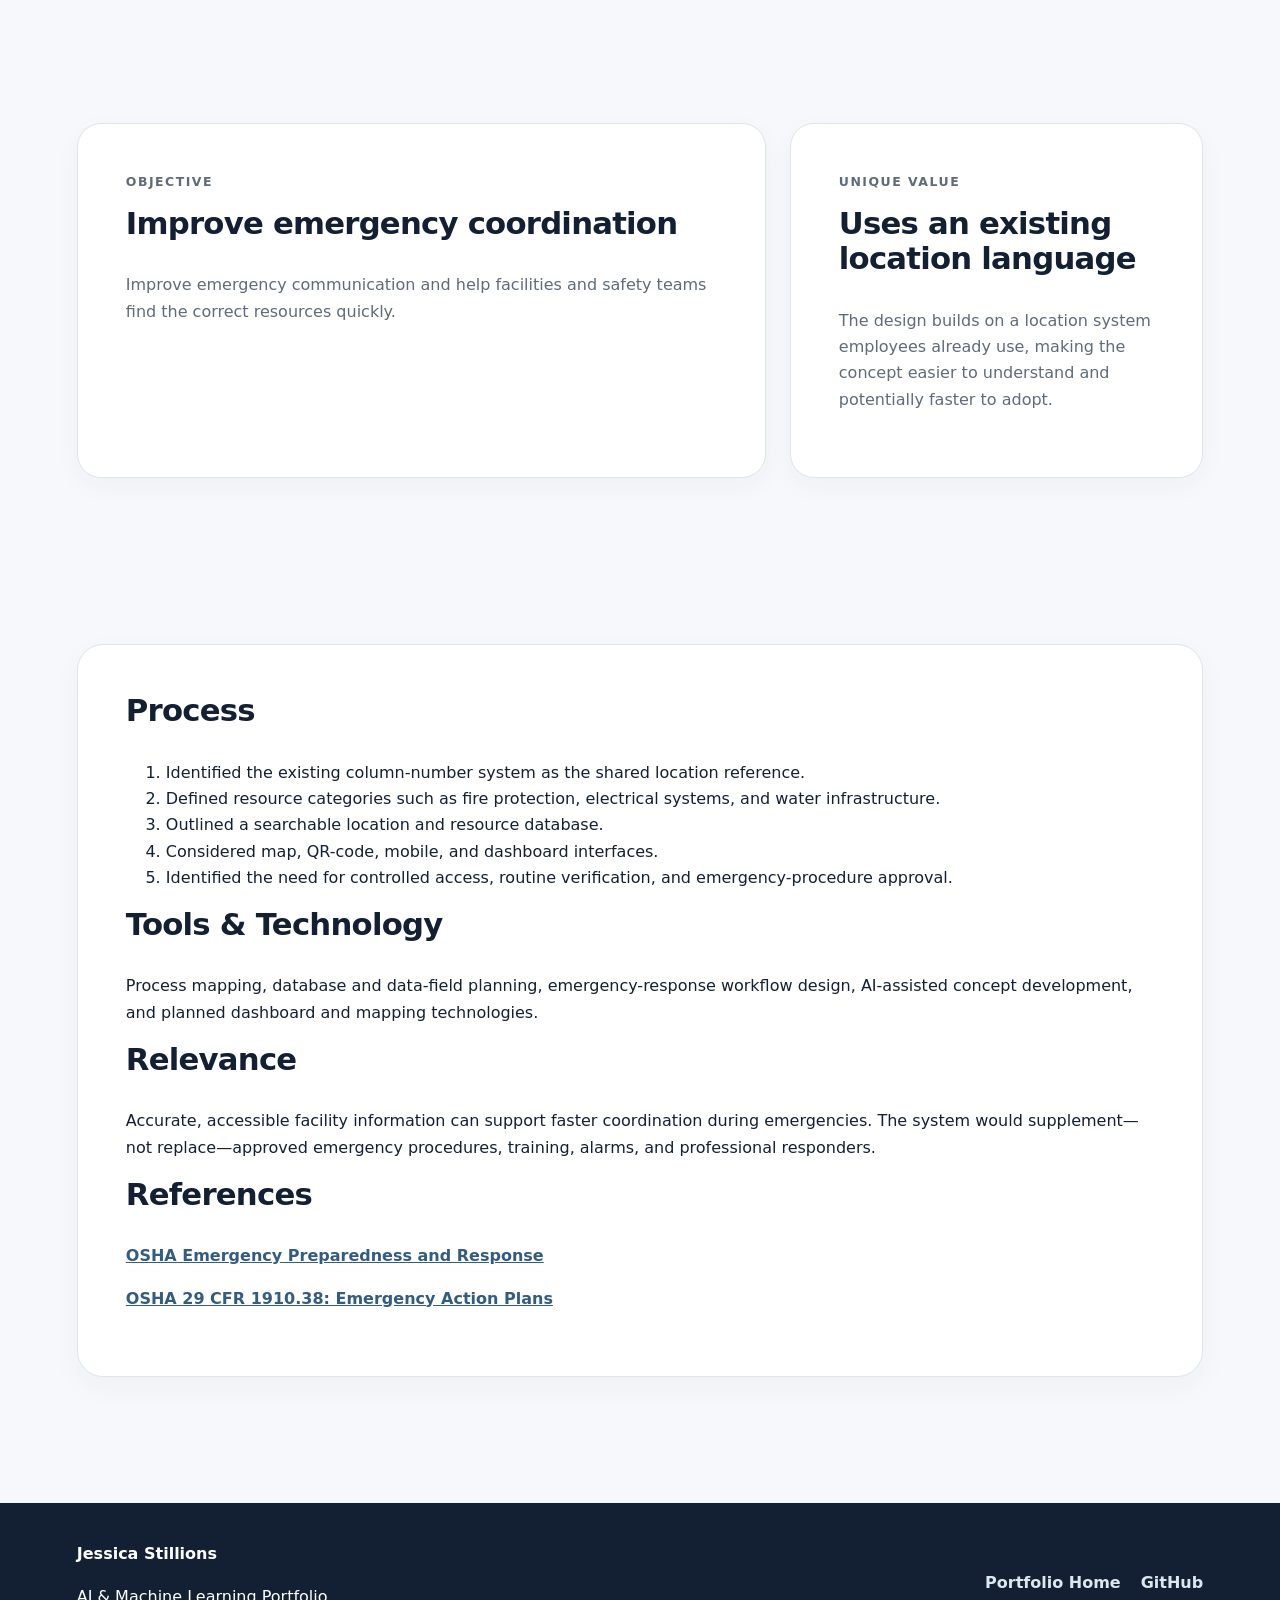
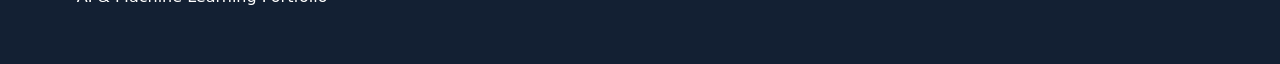
<file: artifact-4-emergency-resource-locator.html>
<!DOCTYPE html>
<html lang="en">
<head>
  <meta charset="UTF-8" />
  <meta name="viewport" content="width=device-width, initial-scale=1.0" />
  <meta name="description" content="Plant Emergency Resource-Locator System portfolio artifact by Jessica Stillions." />
  <title>Plant Emergency Resource-Locator System | Jessica Stillions</title>
  <link rel="stylesheet" href="styles.css" />
</head>
<body>
  <header class="site-header"><a class="brand" href="index.html">JS<span>.</span></a><nav aria-label="Primary navigation"><a href="index.html#projects">Back to Portfolio</a></nav></header>
  <main id="top">
    <section class="hero"><div class="hero-copy"><p class="eyebrow">Artifact 4 • System Design Concept</p><h1>Plant Emergency Resource-Locator System</h1><p class="hero-lead">A location-based concept for helping safety and facilities teams find critical plant resources quickly during an emergency.</p><a class="button primary" href="index.html#projects">← Back to All Projects</a></div><div class="hero-card"><p class="card-kicker">Focus</p><h2>Safety + Location + Response</h2><p>Builds on numbered facility columns employees already use as a shared emergency-location reference.</p></div></section>

    <section class="section split-section"><div><p class="section-label">Introduction</p><h2>Making emergency locations easier to communicate.</h2></div><div class="prose"><p>During a plant emergency, employees need to communicate the location quickly and responders need immediate access to information about nearby hazards and emergency resources.</p><p>The proposed system would allow authorized users to locate fire extinguishers, electrical equipment, water supplies, piping, and other emergency resources near a reported column location.</p></div></section>

    <section class="section value-grid"><article class="info-card"><p class="section-label">Objective</p><h3>Improve emergency coordination</h3><p>Improve emergency communication and help facilities and safety teams find the correct resources quickly.</p></article><article class="info-card"><p class="section-label">Unique Value</p><h3>Uses an existing location language</h3><p>The design builds on a location system employees already use, making the concept easier to understand and potentially faster to adopt.</p></article></section>

    <section class="section projects-section"><div class="project-card"><h3>Process</h3><ol><li>Identified the existing column-number system as the shared location reference.</li><li>Defined resource categories such as fire protection, electrical systems, and water infrastructure.</li><li>Outlined a searchable location and resource database.</li><li>Considered map, QR-code, mobile, and dashboard interfaces.</li><li>Identified the need for controlled access, routine verification, and emergency-procedure approval.</li></ol><h3>Tools & Technology</h3><p>Process mapping, database and data-field planning, emergency-response workflow design, AI-assisted concept development, and planned dashboard and mapping technologies.</p><h3>Relevance</h3><p>Accurate, accessible facility information can support faster coordination during emergencies. The system would supplement—not replace—approved emergency procedures, training, alarms, and professional responders.</p><div class="references"><h3>References</h3><p><a href="https://www.osha.gov/emergency-preparedness/getting-started" target="_blank" rel="noopener">OSHA Emergency Preparedness and Response</a></p><p><a href="https://www.osha.gov/laws-regs/regulations/standardnumber/1910/1910.38" target="_blank" rel="noopener">OSHA 29 CFR 1910.38: Emergency Action Plans</a></p></div></div></section>
  </main>
  <footer><div><p class="footer-name">Jessica Stillions</p><p>AI & Machine Learning Portfolio</p></div><div class="footer-links"><a href="index.html">Portfolio Home</a><a href="https://github.com/StillionsDataAnalyst" target="_blank" rel="noopener">GitHub</a></div></footer>
</body>
</html>
</file>
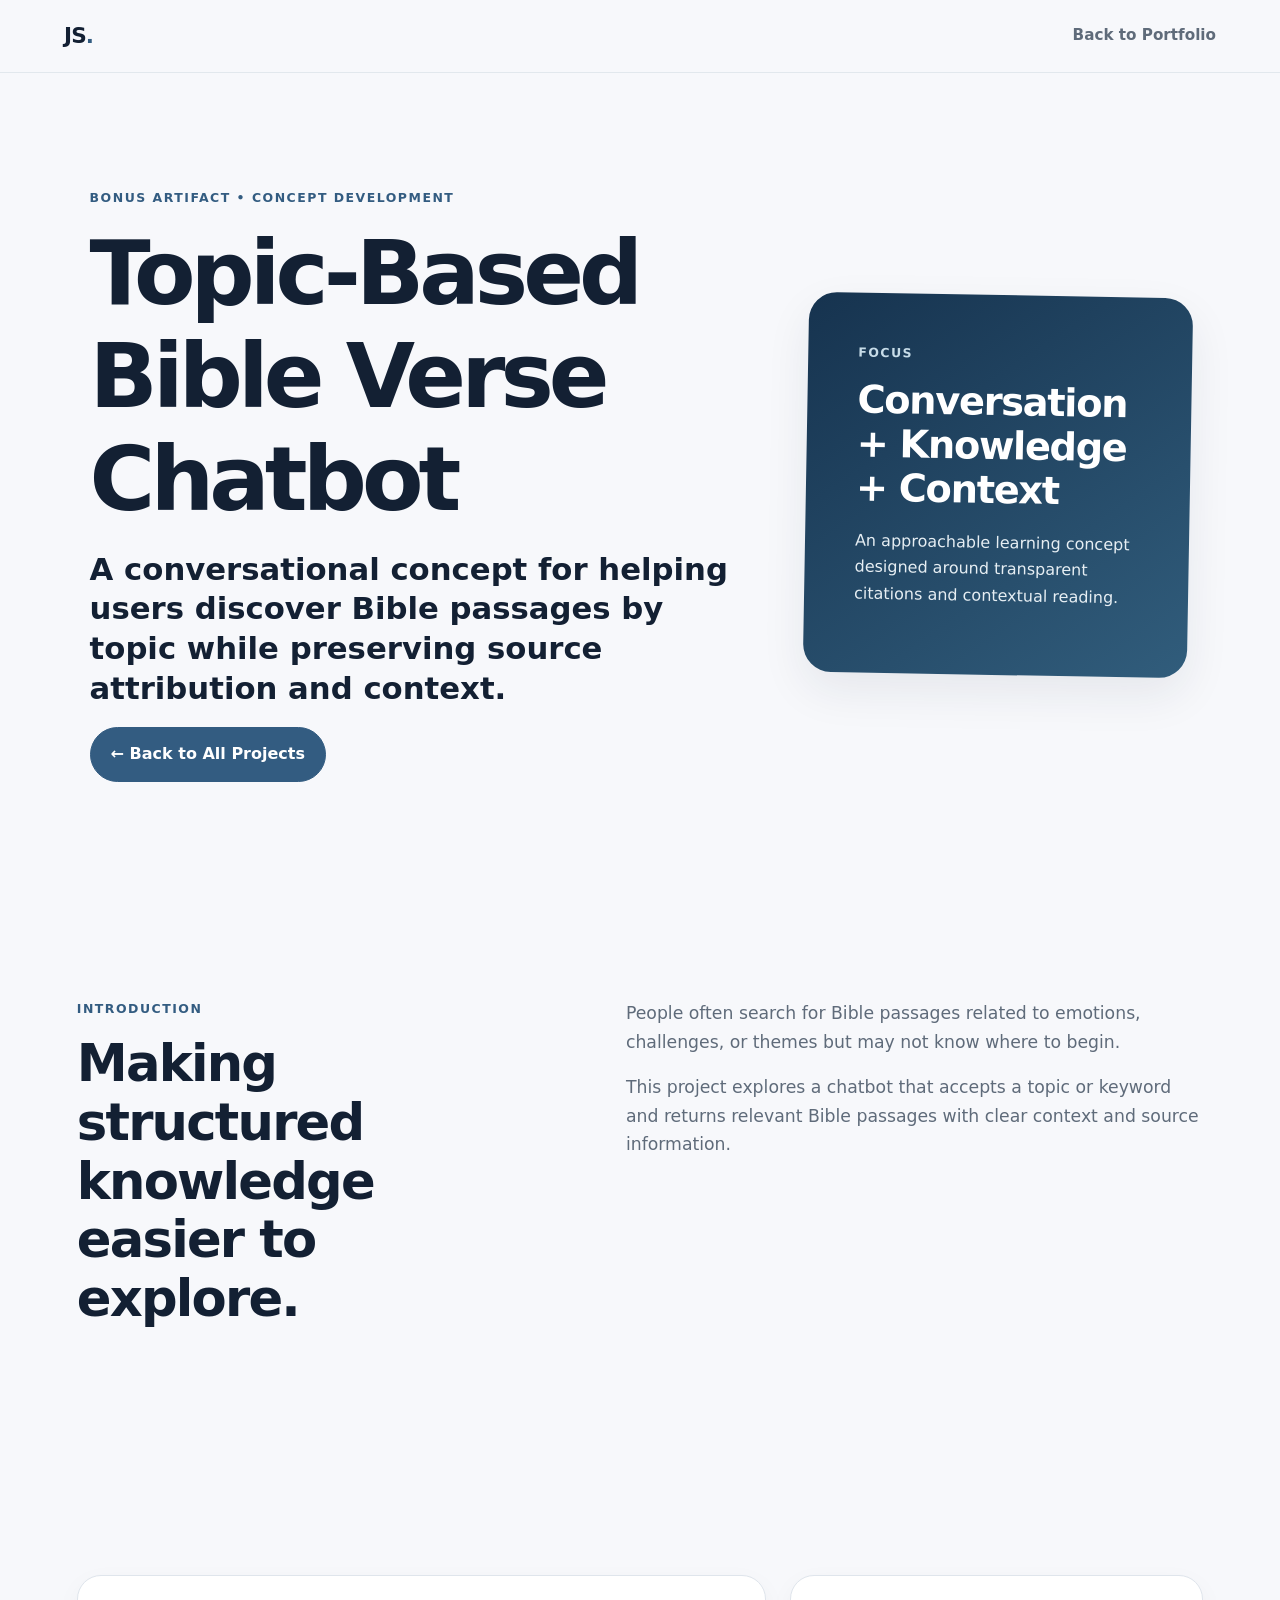
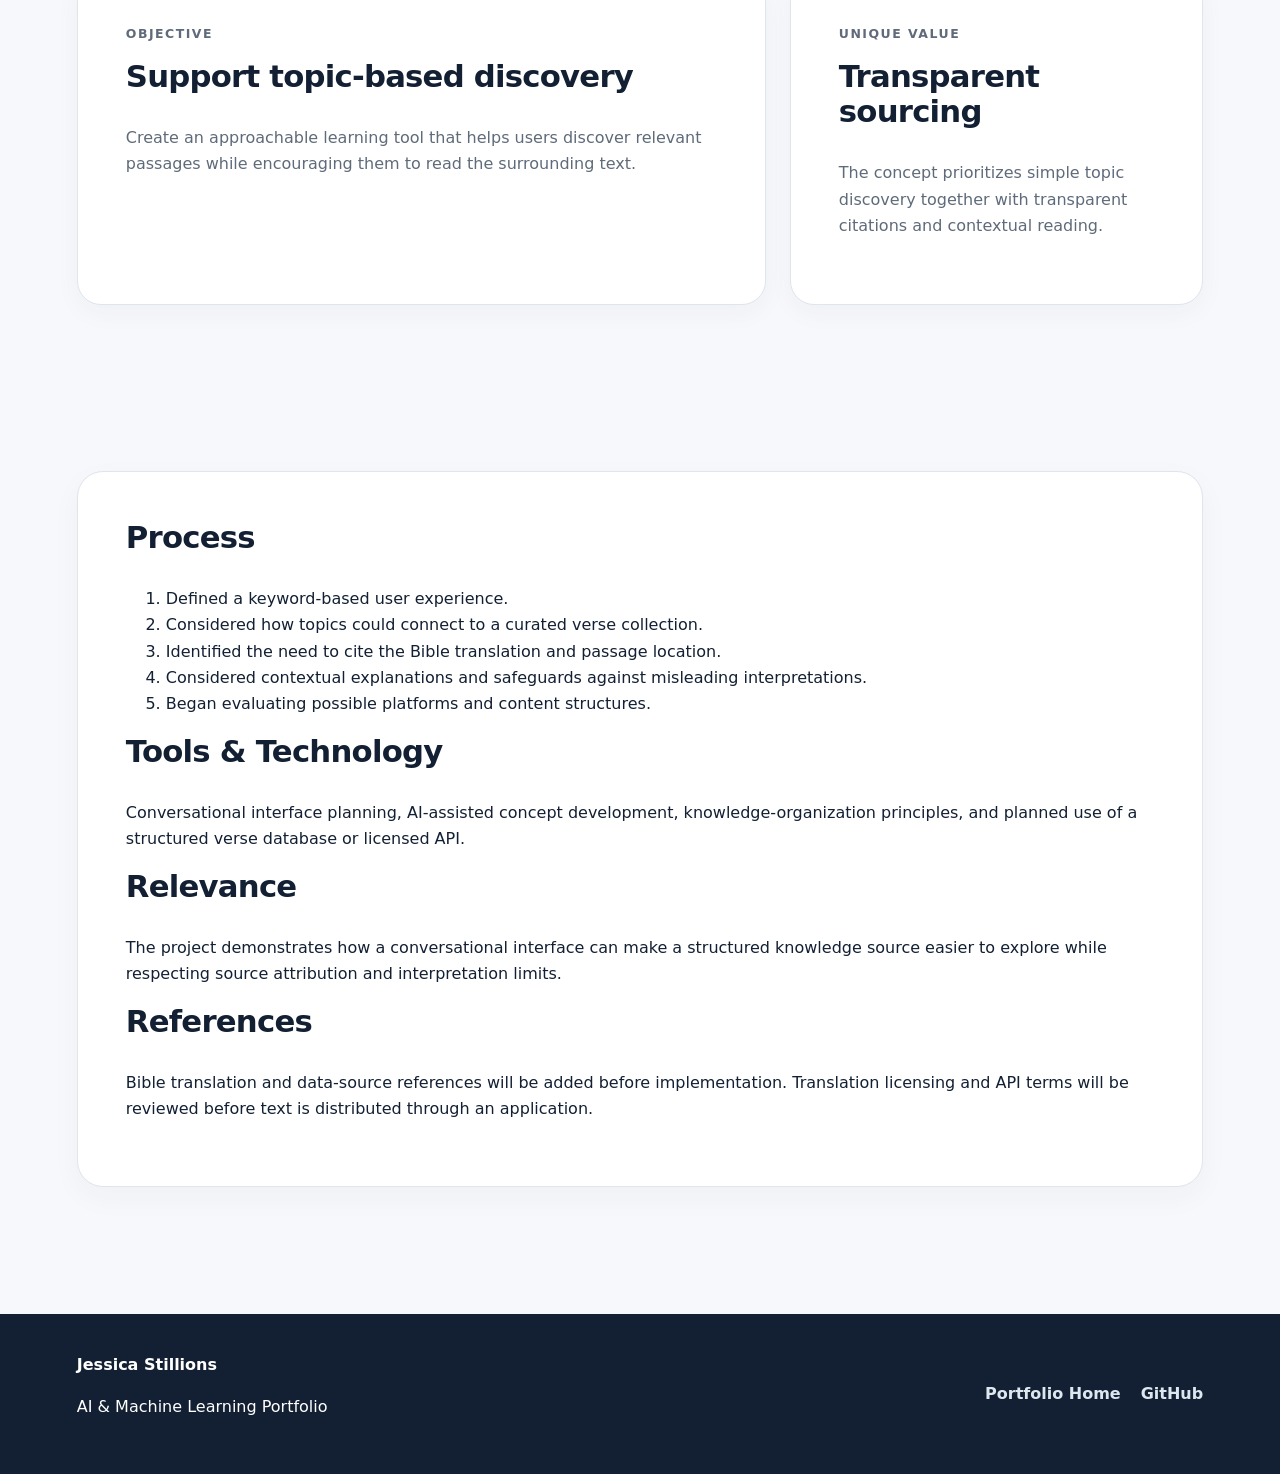
<file: artifact-5-bible-verse-chatbot.html>
<!DOCTYPE html>
<html lang="en">
<head>
  <meta charset="UTF-8" />
  <meta name="viewport" content="width=device-width, initial-scale=1.0" />
  <meta name="description" content="Topic-Based Bible Verse Chatbot portfolio artifact by Jessica Stillions." />
  <title>Topic-Based Bible Verse Chatbot | Jessica Stillions</title>
  <link rel="stylesheet" href="styles.css" />
</head>
<body>
  <header class="site-header"><a class="brand" href="index.html">JS<span>.</span></a><nav aria-label="Primary navigation"><a href="index.html#projects">Back to Portfolio</a></nav></header>
  <main id="top">
    <section class="hero"><div class="hero-copy"><p class="eyebrow">Bonus Artifact • Concept Development</p><h1>Topic-Based Bible Verse Chatbot</h1><p class="hero-lead">A conversational concept for helping users discover Bible passages by topic while preserving source attribution and context.</p><a class="button primary" href="index.html#projects">← Back to All Projects</a></div><div class="hero-card"><p class="card-kicker">Focus</p><h2>Conversation + Knowledge + Context</h2><p>An approachable learning concept designed around transparent citations and contextual reading.</p></div></section>

    <section class="section split-section"><div><p class="section-label">Introduction</p><h2>Making structured knowledge easier to explore.</h2></div><div class="prose"><p>People often search for Bible passages related to emotions, challenges, or themes but may not know where to begin.</p><p>This project explores a chatbot that accepts a topic or keyword and returns relevant Bible passages with clear context and source information.</p></div></section>

    <section class="section value-grid"><article class="info-card"><p class="section-label">Objective</p><h3>Support topic-based discovery</h3><p>Create an approachable learning tool that helps users discover relevant passages while encouraging them to read the surrounding text.</p></article><article class="info-card"><p class="section-label">Unique Value</p><h3>Transparent sourcing</h3><p>The concept prioritizes simple topic discovery together with transparent citations and contextual reading.</p></article></section>

    <section class="section projects-section"><div class="project-card"><h3>Process</h3><ol><li>Defined a keyword-based user experience.</li><li>Considered how topics could connect to a curated verse collection.</li><li>Identified the need to cite the Bible translation and passage location.</li><li>Considered contextual explanations and safeguards against misleading interpretations.</li><li>Began evaluating possible platforms and content structures.</li></ol><h3>Tools & Technology</h3><p>Conversational interface planning, AI-assisted concept development, knowledge-organization principles, and planned use of a structured verse database or licensed API.</p><h3>Relevance</h3><p>The project demonstrates how a conversational interface can make a structured knowledge source easier to explore while respecting source attribution and interpretation limits.</p><div class="references"><h3>References</h3><p>Bible translation and data-source references will be added before implementation. Translation licensing and API terms will be reviewed before text is distributed through an application.</p></div></div></section>
  </main>
  <footer><div><p class="footer-name">Jessica Stillions</p><p>AI & Machine Learning Portfolio</p></div><div class="footer-links"><a href="index.html">Portfolio Home</a><a href="https://github.com/StillionsDataAnalyst" target="_blank" rel="noopener">GitHub</a></div></footer>
</body>
</html>
</file>
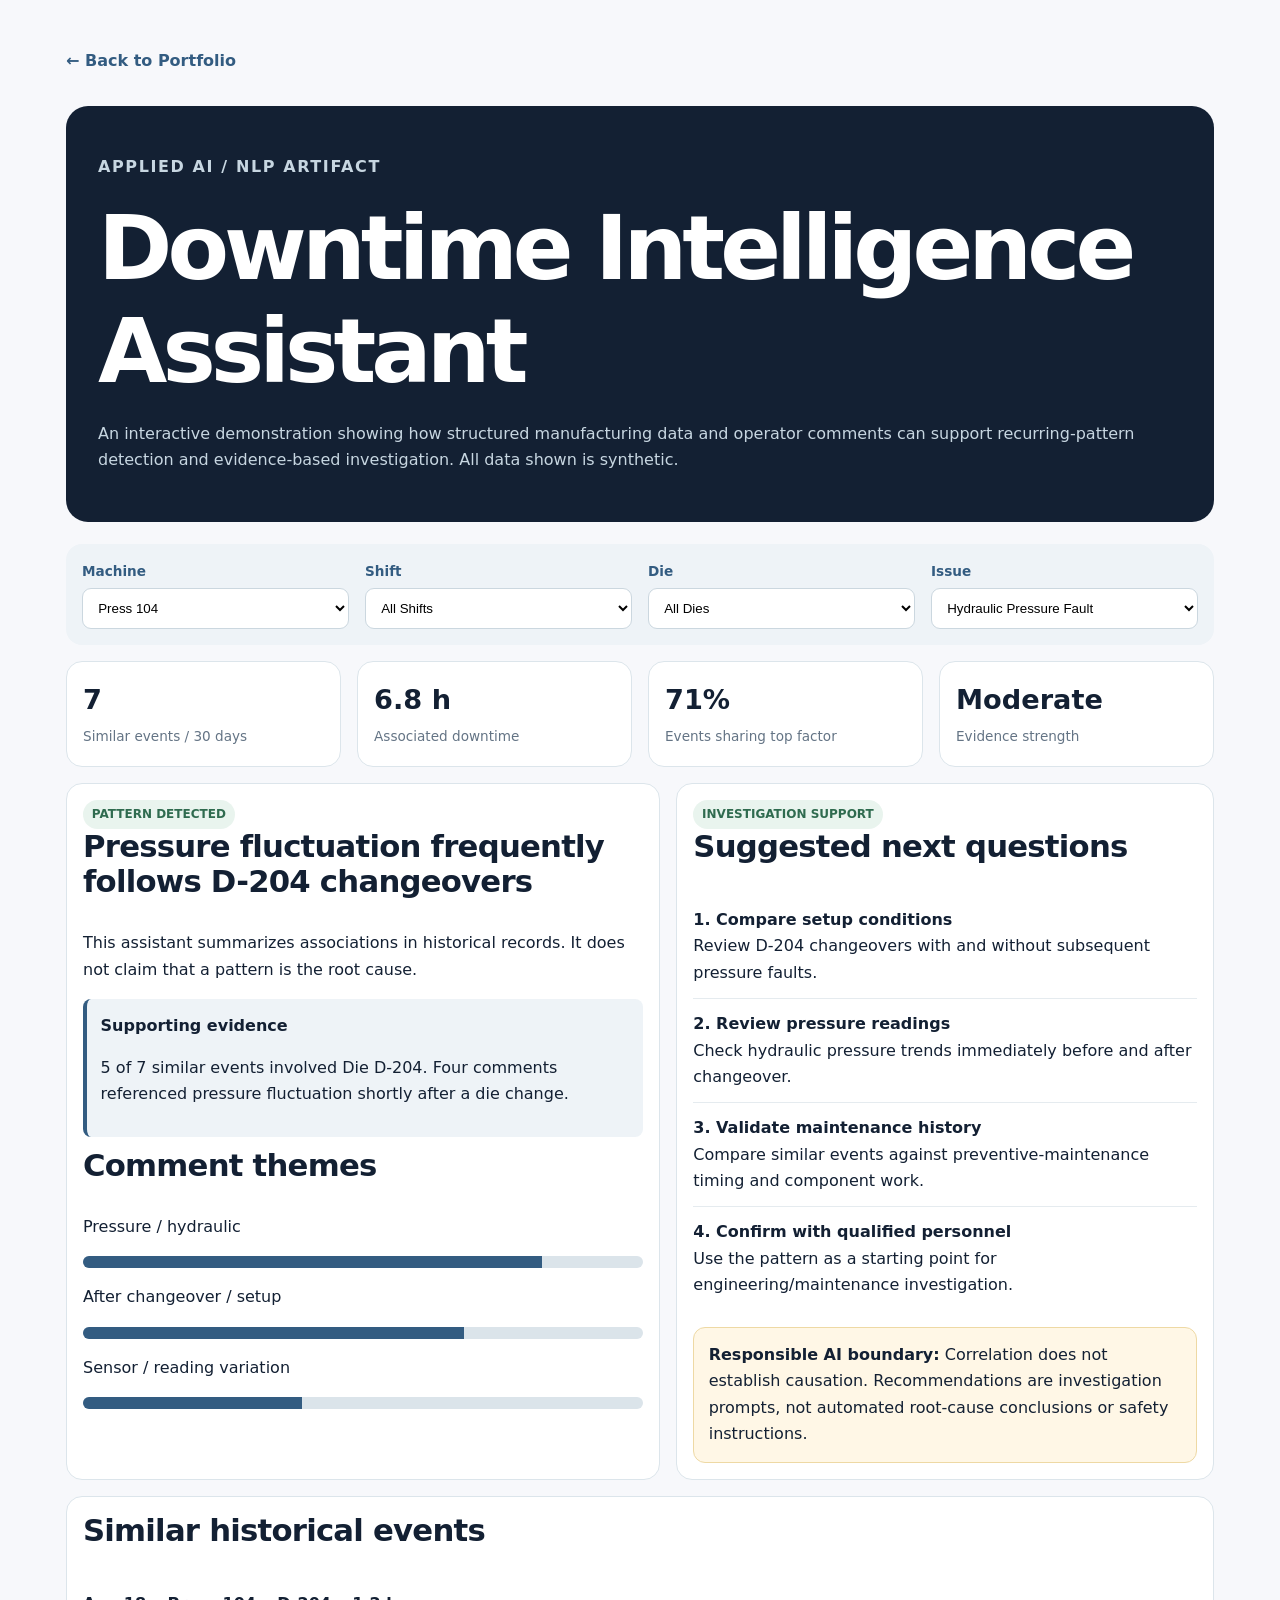
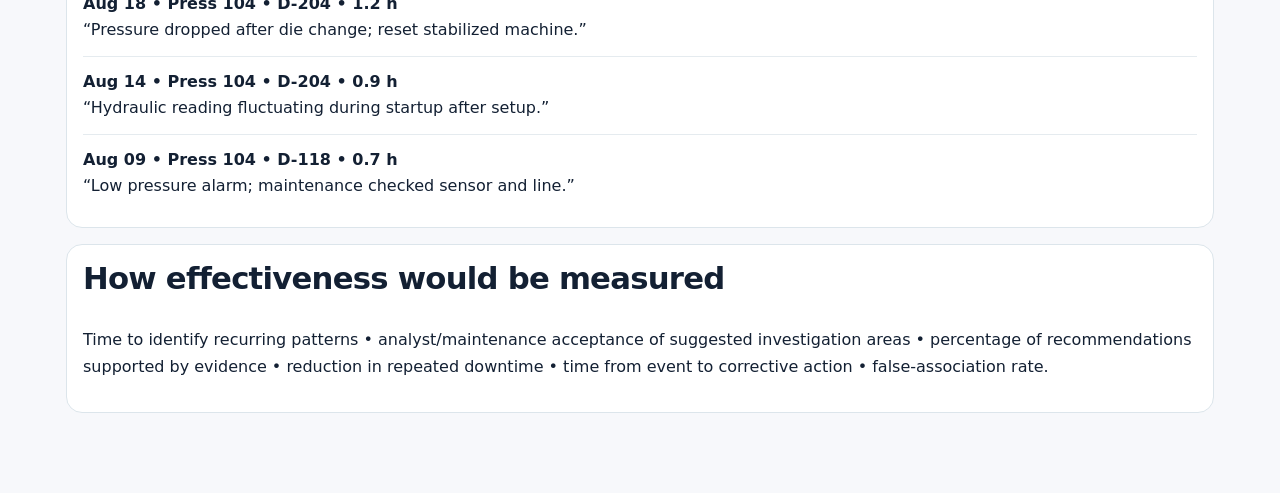
<file: downtime-intelligence.html>
<!DOCTYPE html>
<html lang="en"><head><meta charset="UTF-8"><meta name="viewport" content="width=device-width,initial-scale=1"><title>Downtime Intelligence Assistant | Jessica Stillions</title><link rel="stylesheet" href="styles.css"><style>
.di{max-width:1180px;margin:auto;padding:2rem 1rem 5rem}.di-hero{background:#132033;color:white;padding:2rem;border-radius:22px;margin:1rem 0 1.4rem}.di-hero p{color:#c7d6e1}.controls,.kpis,.grid{display:grid;gap:1rem}.controls{grid-template-columns:repeat(auto-fit,minmax(180px,1fr));background:#eef3f7;padding:1rem;border-radius:16px}.controls label{font-weight:700;font-size:.85rem;color:#335c81}.controls select{width:100%;margin-top:.35rem;padding:.7rem;border:1px solid #cbd7df;border-radius:9px;background:white}.kpis{grid-template-columns:repeat(auto-fit,minmax(150px,1fr));margin:1rem 0}.kpi,.panel{background:white;border:1px solid #dce5eb;border-radius:16px;padding:1rem}.kpi strong{font-size:1.7rem;color:#132033;display:block}.kpi span{color:#647485;font-size:.85rem}.grid{grid-template-columns:1.05fr .95fr}.panel h3{margin-top:0;color:#132033}.event{padding:.75rem 0;border-bottom:1px solid #e5ebef}.event:last-child{border:0}.tag{display:inline-block;padding:.28rem .55rem;border-radius:999px;background:#e9f4ee;color:#2f6b4f;font-size:.75rem;font-weight:800}.evidence{background:#eef3f7;border-left:4px solid #335c81;padding:.85rem;margin:.65rem 0;border-radius:8px}.warning{background:#fff7e6;border:1px solid #eed9a4;padding:.9rem;border-radius:12px;margin-top:1rem}.bar{height:12px;background:#dbe4ea;border-radius:8px;overflow:hidden;margin:.35rem 0 .75rem}.bar i{display:block;height:100%;background:#335c81}.back{display:inline-block;margin:1rem 0;color:#335c81;font-weight:800;text-decoration:none}@media(max-width:800px){.grid{grid-template-columns:1fr}}
</style></head><body><main class="di"><a class="back" href="index.html">← Back to Portfolio</a><section class="di-hero"><p style="font-weight:800;letter-spacing:.1em;text-transform:uppercase">Applied AI / NLP Artifact</p><h1>Downtime Intelligence Assistant</h1><p>An interactive demonstration showing how structured manufacturing data and operator comments can support recurring-pattern detection and evidence-based investigation. All data shown is synthetic.</p></section>
<section class="controls"><label>Machine<select id="machine"><option>Press 104</option><option>Press 101</option><option>Press 108</option></select></label><label>Shift<select id="shift"><option>All Shifts</option><option>1st</option><option>2nd</option><option>3rd</option></select></label><label>Die<select id="die"><option>All Dies</option><option>D-204</option><option>D-118</option><option>D-330</option></select></label><label>Issue<select id="issue"><option>Hydraulic Pressure Fault</option><option>Cycle Time High</option><option>Sensor Fault</option></select></label></section>
<section class="kpis"><div class="kpi"><strong id="events">7</strong><span>Similar events / 30 days</span></div><div class="kpi"><strong id="hours">6.8 h</strong><span>Associated downtime</span></div><div class="kpi"><strong id="repeat">71%</strong><span>Events sharing top factor</span></div><div class="kpi"><strong>Moderate</strong><span>Evidence strength</span></div></section>
<section class="grid"><article class="panel"><span class="tag">PATTERN DETECTED</span><h3 id="pattern">Pressure fluctuation frequently follows D-204 changeovers</h3><p>This assistant summarizes associations in historical records. It does not claim that a pattern is the root cause.</p><div class="evidence"><strong>Supporting evidence</strong><p id="evidence">5 of 7 similar events involved Die D-204. Four comments referenced pressure fluctuation shortly after a die change.</p></div><h3>Comment themes</h3><p>Pressure / hydraulic</p><div class="bar"><i style="width:82%"></i></div><p>After changeover / setup</p><div class="bar"><i style="width:68%"></i></div><p>Sensor / reading variation</p><div class="bar"><i style="width:39%"></i></div></article>
<article class="panel"><span class="tag">INVESTIGATION SUPPORT</span><h3>Suggested next questions</h3><div id="recommendations"><div class="event"><strong>1. Compare setup conditions</strong><br>Review D-204 changeovers with and without subsequent pressure faults.</div><div class="event"><strong>2. Review pressure readings</strong><br>Check hydraulic pressure trends immediately before and after changeover.</div><div class="event"><strong>3. Validate maintenance history</strong><br>Compare similar events against preventive-maintenance timing and component work.</div><div class="event"><strong>4. Confirm with qualified personnel</strong><br>Use the pattern as a starting point for engineering/maintenance investigation.</div></div><div class="warning"><strong>Responsible AI boundary:</strong> Correlation does not establish causation. Recommendations are investigation prompts, not automated root-cause conclusions or safety instructions.</div></article></section>
<section class="panel" style="margin-top:1rem"><h3>Similar historical events</h3><div id="history"><div class="event"><strong>Aug 18 • Press 104 • D-204 • 1.2 h</strong><br>“Pressure dropped after die change; reset stabilized machine.”</div><div class="event"><strong>Aug 14 • Press 104 • D-204 • 0.9 h</strong><br>“Hydraulic reading fluctuating during startup after setup.”</div><div class="event"><strong>Aug 09 • Press 104 • D-118 • 0.7 h</strong><br>“Low pressure alarm; maintenance checked sensor and line.”</div></div></section>
<section class="panel" style="margin-top:1rem"><h3>How effectiveness would be measured</h3><p>Time to identify recurring patterns • analyst/maintenance acceptance of suggested investigation areas • percentage of recommendations supported by evidence • reduction in repeated downtime • time from event to corrective action • false-association rate.</p></section></main>
<script>
const data={
'Hydraulic Pressure Fault':{events:'7',hours:'6.8 h',repeat:'71%',pattern:'Pressure fluctuation frequently follows D-204 changeovers',evidence:'5 of 7 similar events involved Die D-204. Four comments referenced pressure fluctuation shortly after a die change.'},
'Cycle Time High':{events:'11',hours:'8.1 h',repeat:'64%',pattern:'Long cycle events cluster around setup and material-feed comments',evidence:'7 of 11 similar events referenced setup adjustment or material-feed interruptions.'},
'Sensor Fault':{events:'6',hours:'3.4 h',repeat:'67%',pattern:'Sensor faults recur after cleaning and setup activity',evidence:'4 of 6 similar events included comments about sensor alignment, cleaning, or setup activity.'}}
function update(){let d=data[document.getElementById('issue').value];events.textContent=d.events;hours.textContent=d.hours;repeat.textContent=d.repeat;pattern.textContent=d.pattern;evidence.textContent=d.evidence}
document.querySelectorAll('select').forEach(x=>x.addEventListener('change',update));
</script></body></html>
</file>
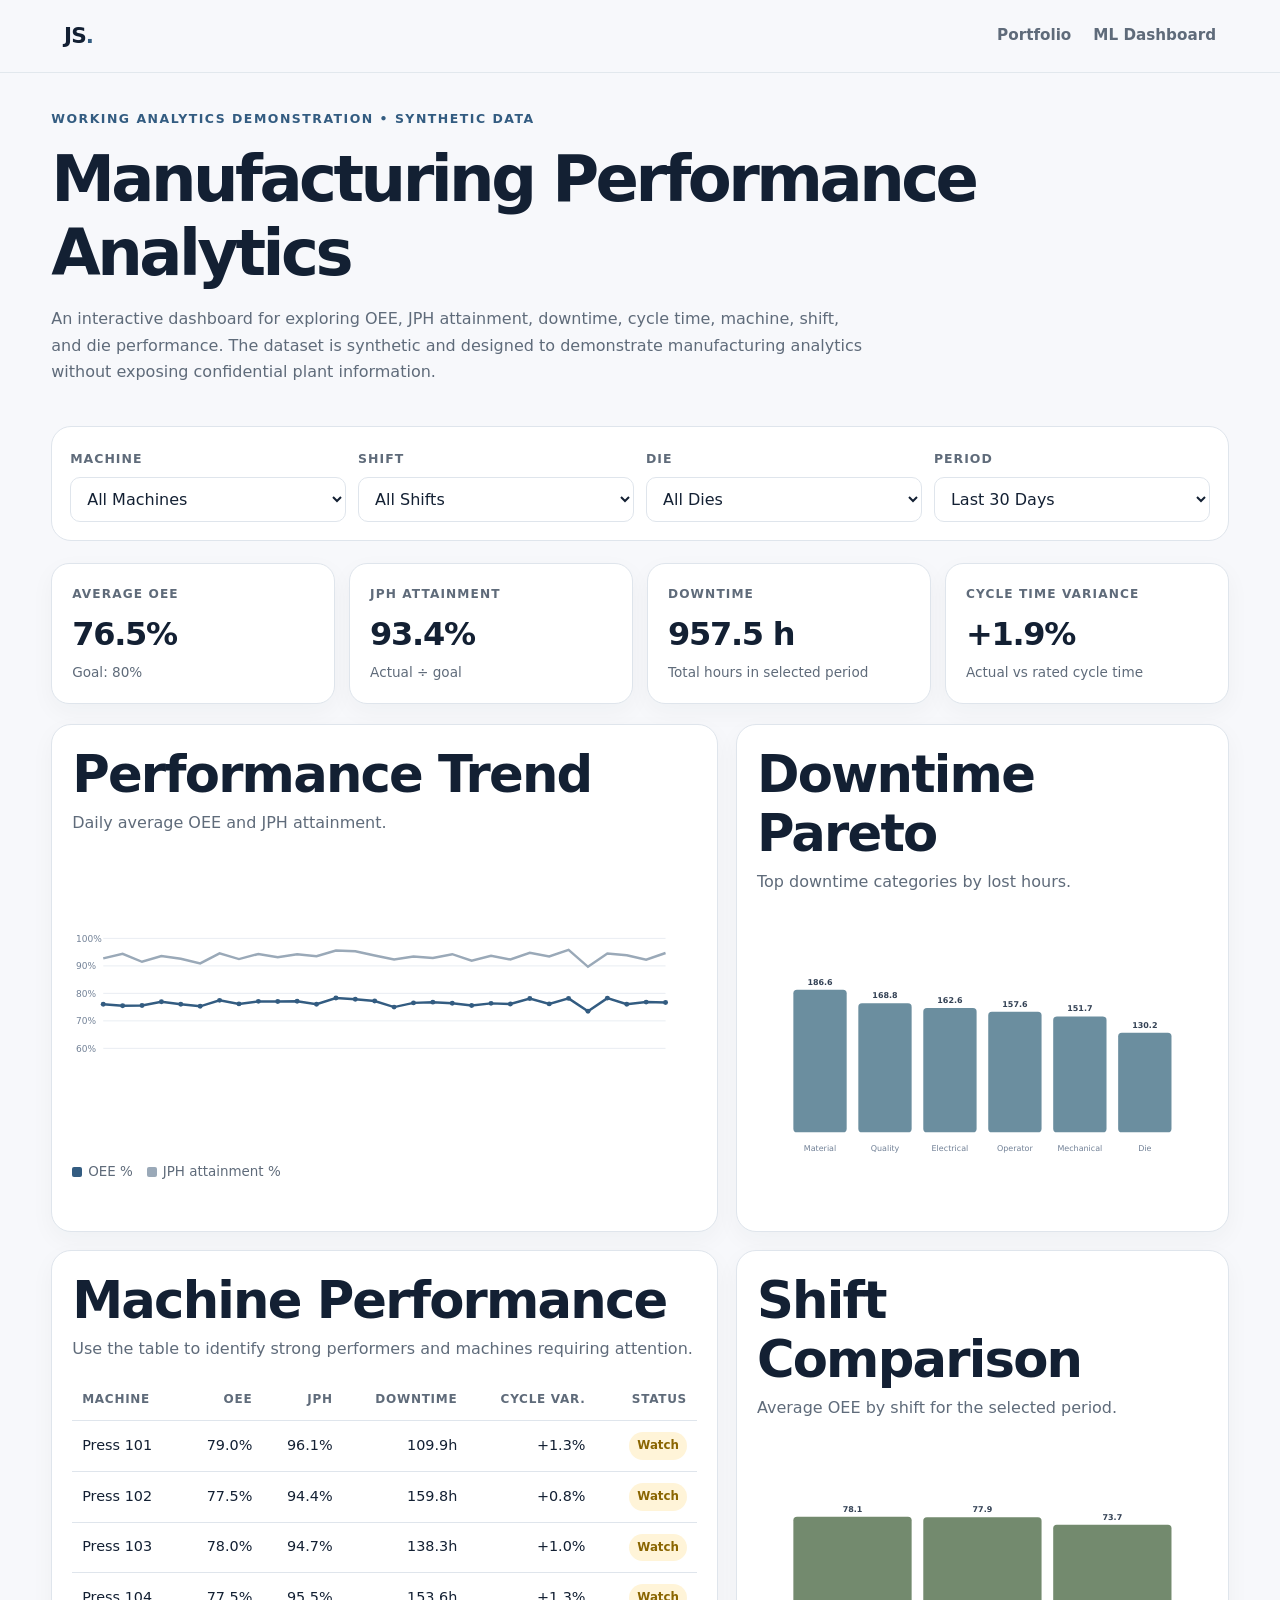
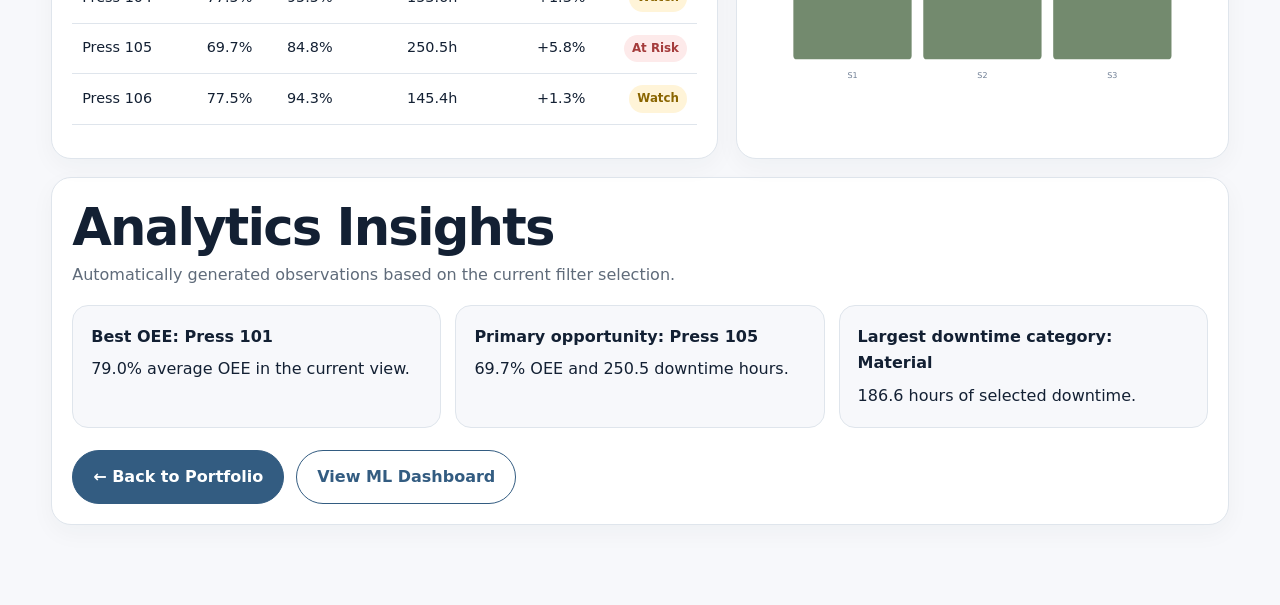
<file: manufacturing-analytics-dashboard.html>
<!DOCTYPE html>
<html lang="en">
<head>
  <meta charset="UTF-8" />
  <meta name="viewport" content="width=device-width, initial-scale=1.0" />
  <meta name="description" content="Interactive manufacturing analytics dashboard using synthetic data for OEE, JPH, downtime, cycle time, shift, machine, and die performance." />
  <title>Manufacturing Analytics Dashboard | Jessica Stillions</title>
  <link rel="stylesheet" href="styles.css" />
  <style>
    .dash-wrap{max-width:1450px;margin:0 auto;padding:36px clamp(18px,4vw,56px) 80px}.dash-intro{display:flex;justify-content:space-between;gap:24px;align-items:flex-end;flex-wrap:wrap;margin-bottom:24px}.dash-intro h1{font-size:clamp(2.3rem,5vw,4.8rem);margin-bottom:8px}.dash-note{max-width:820px;color:var(--muted)}.filters{display:grid;grid-template-columns:repeat(4,minmax(150px,1fr));gap:12px;padding:18px;background:var(--surface);border:1px solid var(--line);border-radius:20px;margin:18px 0 22px}.filters label{font-size:.78rem;font-weight:800;text-transform:uppercase;letter-spacing:.08em;color:var(--muted)}.filters select{width:100%;margin-top:6px;padding:11px 12px;border:1px solid var(--line);border-radius:10px;background:white;font:inherit;color:var(--ink)}.kpis{display:grid;grid-template-columns:repeat(4,minmax(0,1fr));gap:14px;margin:20px 0}.kpi{background:var(--surface);border:1px solid var(--line);border-radius:18px;padding:20px;box-shadow:0 8px 24px rgba(24,39,58,.04)}.kpi .label{font-size:.76rem;text-transform:uppercase;letter-spacing:.09em;font-weight:800;color:var(--muted)}.kpi .value{font-size:2rem;font-weight:850;letter-spacing:-.04em;margin-top:4px}.kpi .sub{font-size:.85rem;color:var(--muted)}.grid2{display:grid;grid-template-columns:1.15fr .85fr;gap:18px;margin:18px 0}.panel{background:var(--surface);border:1px solid var(--line);border-radius:20px;padding:20px;box-shadow:0 8px 24px rgba(24,39,58,.04);min-width:0}.panel h2,.panel h3{margin-bottom:6px}.panel p{color:var(--muted);margin-top:0}.chart{width:100%;height:300px}.chart svg{width:100%;height:100%;display:block}.legend{display:flex;gap:14px;flex-wrap:wrap;font-size:.84rem;color:var(--muted);margin-top:8px}.legend span::before{content:"";display:inline-block;width:10px;height:10px;border-radius:2px;margin-right:6px;vertical-align:-1px;background:#335c81}.legend span:nth-child(2)::before{background:#9aa9b8}.legend span:nth-child(3)::before{background:#738a6e}.table-wrap{overflow:auto}.machine-table{width:100%;border-collapse:collapse;font-size:.9rem}.machine-table th,.machine-table td{padding:11px 10px;border-bottom:1px solid var(--line);text-align:right;white-space:nowrap}.machine-table th:first-child,.machine-table td:first-child{text-align:left}.machine-table th{font-size:.75rem;text-transform:uppercase;letter-spacing:.06em;color:var(--muted)}.pill{display:inline-block;padding:4px 8px;border-radius:999px;font-size:.74rem;font-weight:800}.good{background:#e9f4ee;color:#2f6b4f}.watch{background:#fff4d8;color:#8a6500}.risk{background:#fdeaea;color:#a43b3b}.insights{display:grid;grid-template-columns:repeat(3,minmax(0,1fr));gap:14px}.insight{padding:18px;border:1px solid var(--line);border-radius:16px;background:var(--bg)}.insight strong{display:block;margin-bottom:6px}.footer-actions{display:flex;gap:12px;flex-wrap:wrap;margin-top:22px}@media(max-width:980px){.filters{grid-template-columns:repeat(2,1fr)}.kpis{grid-template-columns:repeat(2,1fr)}.grid2{grid-template-columns:1fr}.insights{grid-template-columns:1fr}}@media(max-width:580px){.filters,.kpis{grid-template-columns:1fr}.chart{height:250px}}
  </style>
</head>
<body>
  <header class="site-header"><a class="brand" href="index.html">JS<span>.</span></a><nav aria-label="Primary navigation"><a href="index.html#projects">Portfolio</a><a href="predictive-maintenance-dashboard.html">ML Dashboard</a></nav></header>
  <main class="dash-wrap">
    <div class="dash-intro"><div><p class="eyebrow">Working Analytics Demonstration • Synthetic Data</p><h1>Manufacturing Performance Analytics</h1><p class="dash-note">An interactive dashboard for exploring OEE, JPH attainment, downtime, cycle time, machine, shift, and die performance. The dataset is synthetic and designed to demonstrate manufacturing analytics without exposing confidential plant information.</p></div></div>

    <section class="filters" aria-label="Dashboard filters">
      <div><label for="machineFilter">Machine</label><select id="machineFilter"><option value="All">All Machines</option></select></div>
      <div><label for="shiftFilter">Shift</label><select id="shiftFilter"><option value="All">All Shifts</option><option value="1">Shift 1</option><option value="2">Shift 2</option><option value="3">Shift 3</option></select></div>
      <div><label for="dieFilter">Die</label><select id="dieFilter"><option value="All">All Dies</option></select></div>
      <div><label for="rangeFilter">Period</label><select id="rangeFilter"><option value="30">Last 30 Days</option><option value="14">Last 14 Days</option><option value="7">Last 7 Days</option></select></div>
    </section>

    <section class="kpis" aria-label="Key performance indicators">
      <article class="kpi"><div class="label">Average OEE</div><div class="value" id="oeeKpi">--</div><div class="sub">Goal: 80%</div></article>
      <article class="kpi"><div class="label">JPH Attainment</div><div class="value" id="jphKpi">--</div><div class="sub">Actual ÷ goal</div></article>
      <article class="kpi"><div class="label">Downtime</div><div class="value" id="downKpi">--</div><div class="sub">Total hours in selected period</div></article>
      <article class="kpi"><div class="label">Cycle Time Variance</div><div class="value" id="cycleKpi">--</div><div class="sub">Actual vs rated cycle time</div></article>
    </section>

    <section class="grid2">
      <article class="panel"><h2>Performance Trend</h2><p>Daily average OEE and JPH attainment.</p><div class="chart" id="trendChart"></div><div class="legend"><span>OEE %</span><span>JPH attainment %</span></div></article>
      <article class="panel"><h2>Downtime Pareto</h2><p>Top downtime categories by lost hours.</p><div class="chart" id="paretoChart"></div></article>
    </section>

    <section class="grid2">
      <article class="panel"><h2>Machine Performance</h2><p>Use the table to identify strong performers and machines requiring attention.</p><div class="table-wrap"><table class="machine-table"><thead><tr><th>Machine</th><th>OEE</th><th>JPH</th><th>Downtime</th><th>Cycle Var.</th><th>Status</th></tr></thead><tbody id="machineRows"></tbody></table></div></article>
      <article class="panel"><h2>Shift Comparison</h2><p>Average OEE by shift for the selected period.</p><div class="chart" id="shiftChart"></div></article>
    </section>

    <section class="panel"><h2>Analytics Insights</h2><p>Automatically generated observations based on the current filter selection.</p><div class="insights" id="insights"></div><div class="footer-actions"><a class="button primary" href="index.html#projects">← Back to Portfolio</a><a class="button secondary" href="predictive-maintenance-dashboard.html">View ML Dashboard</a></div></section>
  </main>

  <script>
    (function(){
      const machines=['Press 101','Press 102','Press 103','Press 104','Press 105','Press 106'];
      const dies=['Die A','Die B','Die C','Die D'];
      const reasons=['Mechanical','Electrical','Material','Die Change','Quality','Operator'];
      function seeded(n){const x=Math.sin(n*999.91)*43758.5453;return x-Math.floor(x)}
      const today=new Date(); today.setHours(0,0,0,0);
      const data=[]; let idx=1;
      for(let d=0;d<30;d++){
        const date=new Date(today); date.setDate(today.getDate()-(29-d));
        for(let m=0;m<machines.length;m++) for(let s=1;s<=3;s++){
          const r=seeded(idx++), r2=seeded(idx++), r3=seeded(idx++), r4=seeded(idx++);
          const die=dies[(d+m+s)%dies.length];
          const rated=39+m*1.7+(die==='Die D'?2.2:0);
          const cycle=rated*(1+(r-.5)*.14+(s===3?.035:0)+(m===4?.045:0));
          const downtime=Math.max(0,.25+r2*2.5+(m===4?1.1:0)+(s===3?.35:0)-(m===0?.35:0));
          const oee=Math.max(48,Math.min(94,84-downtime*3.2-(cycle/rated-1)*90+(r3-.5)*7));
          const goal=150-m*6; const actual=goal*Math.max(.58,Math.min(1.08,oee/82+(r4-.5)*.12));
          const reason=reasons[Math.floor(seeded(idx++)*reasons.length)];
          data.push({date:date.toISOString().slice(0,10),machine:machines[m],shift:String(s),die,rated,cycle,downtime,oee,goal,actual,reason});
        }
      }
      const mf=document.getElementById('machineFilter'), df=document.getElementById('dieFilter');
      machines.forEach(x=>mf.insertAdjacentHTML('beforeend',`<option>${x}</option>`)); dies.forEach(x=>df.insertAdjacentHTML('beforeend',`<option>${x}</option>`));
      ['machineFilter','shiftFilter','dieFilter','rangeFilter'].forEach(id=>document.getElementById(id).addEventListener('change',render));
      const avg=(a,k)=>a.length?a.reduce((s,x)=>s+x[k],0)/a.length:0;
      function filt(){const days=+document.getElementById('rangeFilter').value; const min=new Date(today);min.setDate(today.getDate()-(days-1));const minS=min.toISOString().slice(0,10);return data.filter(x=>x.date>=minS&&(mf.value==='All'||x.machine===mf.value)&&(document.getElementById('shiftFilter').value==='All'||x.shift===document.getElementById('shiftFilter').value)&&(df.value==='All'||x.die===df.value));}
      function svgLine(seriesA,seriesB){const w=760,h=280,p=38;const all=[...seriesA.map(x=>x.v),...seriesB.map(x=>x.v)];const ymin=Math.min(50,...all)-4,ymax=Math.max(105,...all)+2;const xs=i=>p+i*(w-2*p)/Math.max(1,seriesA.length-1);const ys=v=>h-p-(v-ymin)*(h-2*p)/(ymax-ymin);const line=arr=>arr.map((x,i)=>(i?'L':'M')+xs(i)+','+ys(x.v)).join(' ');let grid='';[60,70,80,90,100].forEach(v=>grid+=`<line x1="${p}" y1="${ys(v)}" x2="${w-p}" y2="${ys(v)}" stroke="#e4e9ef"/><text x="5" y="${ys(v)+4}" font-size="11" fill="#718096">${v}%</text>`);return `<svg viewBox="0 0 ${w} ${h}" role="img" aria-label="OEE and JPH trend">${grid}<path d="${line(seriesA)}" fill="none" stroke="#335c81" stroke-width="3"/><path d="${line(seriesB)}" fill="none" stroke="#9aa9b8" stroke-width="3"/>${seriesA.map((x,i)=>`<circle cx="${xs(i)}" cy="${ys(x.v)}" r="3" fill="#335c81"><title>${x.d}: ${x.v.toFixed(1)}%</title></circle>`).join('')}</svg>`}
      function bars(items,color='#335c81'){const w=620,h=280,p=42,max=Math.max(1,...items.map(x=>x.v));const bw=(w-2*p)/Math.max(1,items.length);return `<svg viewBox="0 0 ${w} ${h}" role="img">${items.map((x,i)=>{const bh=(h-2*p)*x.v/max;return `<rect x="${p+i*bw+8}" y="${h-p-bh}" width="${Math.max(12,bw-16)}" height="${bh}" rx="5" fill="${color}"><title>${x.n}: ${x.v.toFixed(1)}</title></rect><text x="${p+i*bw+bw/2}" y="${h-16}" text-anchor="middle" font-size="11" fill="#718096">${x.n.replace('Shift ','S')}</text><text x="${p+i*bw+bw/2}" y="${h-p-bh-7}" text-anchor="middle" font-size="11" font-weight="700" fill="#344255">${x.v.toFixed(1)}</text>`}).join('')}</svg>`}
      function render(){const f=filt();const o=avg(f,'oee'),j=f.length?f.reduce((s,x)=>s+x.actual,0)/f.reduce((s,x)=>s+x.goal,0)*100:0,d=f.reduce((s,x)=>s+x.downtime,0),cv=f.length?f.reduce((s,x)=>s+(x.cycle/x.rated-1)*100,0)/f.length:0;document.getElementById('oeeKpi').textContent=o.toFixed(1)+'%';document.getElementById('jphKpi').textContent=j.toFixed(1)+'%';document.getElementById('downKpi').textContent=d.toFixed(1)+' h';document.getElementById('cycleKpi').textContent=(cv>=0?'+':'')+cv.toFixed(1)+'%';
        const byDate={};f.forEach(x=>{(byDate[x.date]??=[]).push(x)});const dates=Object.keys(byDate).sort();const a=dates.map(k=>({d:k.slice(5),v:avg(byDate[k],'oee')}));const b=dates.map(k=>({d:k.slice(5),v:byDate[k].reduce((s,x)=>s+x.actual,0)/byDate[k].reduce((s,x)=>s+x.goal,0)*100}));document.getElementById('trendChart').innerHTML=svgLine(a,b);
        const pr={};f.forEach(x=>pr[x.reason]=(pr[x.reason]||0)+x.downtime);const top=Object.entries(pr).sort((a,b)=>b[1]-a[1]).slice(0,6).map(([n,v])=>({n:n.split(' ')[0],v}));document.getElementById('paretoChart').innerHTML=bars(top,'#6b8e9f');
        const bm={};f.forEach(x=>(bm[x.machine]??=[]).push(x));document.getElementById('machineRows').innerHTML=Object.entries(bm).map(([m,rows])=>{const oo=avg(rows,'oee'),jj=rows.reduce((s,x)=>s+x.actual,0)/rows.reduce((s,x)=>s+x.goal,0)*100,dd=rows.reduce((s,x)=>s+x.downtime,0),cc=rows.reduce((s,x)=>s+(x.cycle/x.rated-1)*100,0)/rows.length;const st=oo>=80&&jj>=95?'good':oo>=72?'watch':'risk';const tx=st==='good'?'Strong':st==='watch'?'Watch':'At Risk';return `<tr><td>${m}</td><td>${oo.toFixed(1)}%</td><td>${jj.toFixed(1)}%</td><td>${dd.toFixed(1)}h</td><td>${cc>=0?'+':''}${cc.toFixed(1)}%</td><td><span class="pill ${st}">${tx}</span></td></tr>`}).join('');
        const bs=['1','2','3'].map(s=>{const r=f.filter(x=>x.shift===s);return {n:'Shift '+s,v:avg(r,'oee')}});document.getElementById('shiftChart').innerHTML=bars(bs,'#738a6e');
        const machineStats=Object.entries(bm).map(([m,r])=>({m,o:avg(r,'oee'),d:r.reduce((s,x)=>s+x.downtime,0)})).sort((a,b)=>a.o-b.o);const worst=machineStats[0], best=machineStats[machineStats.length-1];const topReason=top[0];const insight=[best?`<div class="insight"><strong>Best OEE: ${best.m}</strong><span>${best.o.toFixed(1)}% average OEE in the current view.</span></div>`:'',worst?`<div class="insight"><strong>Primary opportunity: ${worst.m}</strong><span>${worst.o.toFixed(1)}% OEE and ${worst.d.toFixed(1)} downtime hours.</span></div>`:'',topReason?`<div class="insight"><strong>Largest downtime category: ${topReason.n}</strong><span>${topReason.v.toFixed(1)} hours of selected downtime.</span></div>`:''].join('');document.getElementById('insights').innerHTML=insight||'<div class="insight">No records match the selected filters.</div>';
      }
      render();
    })();
  </script>
</body>
</html>
</file>
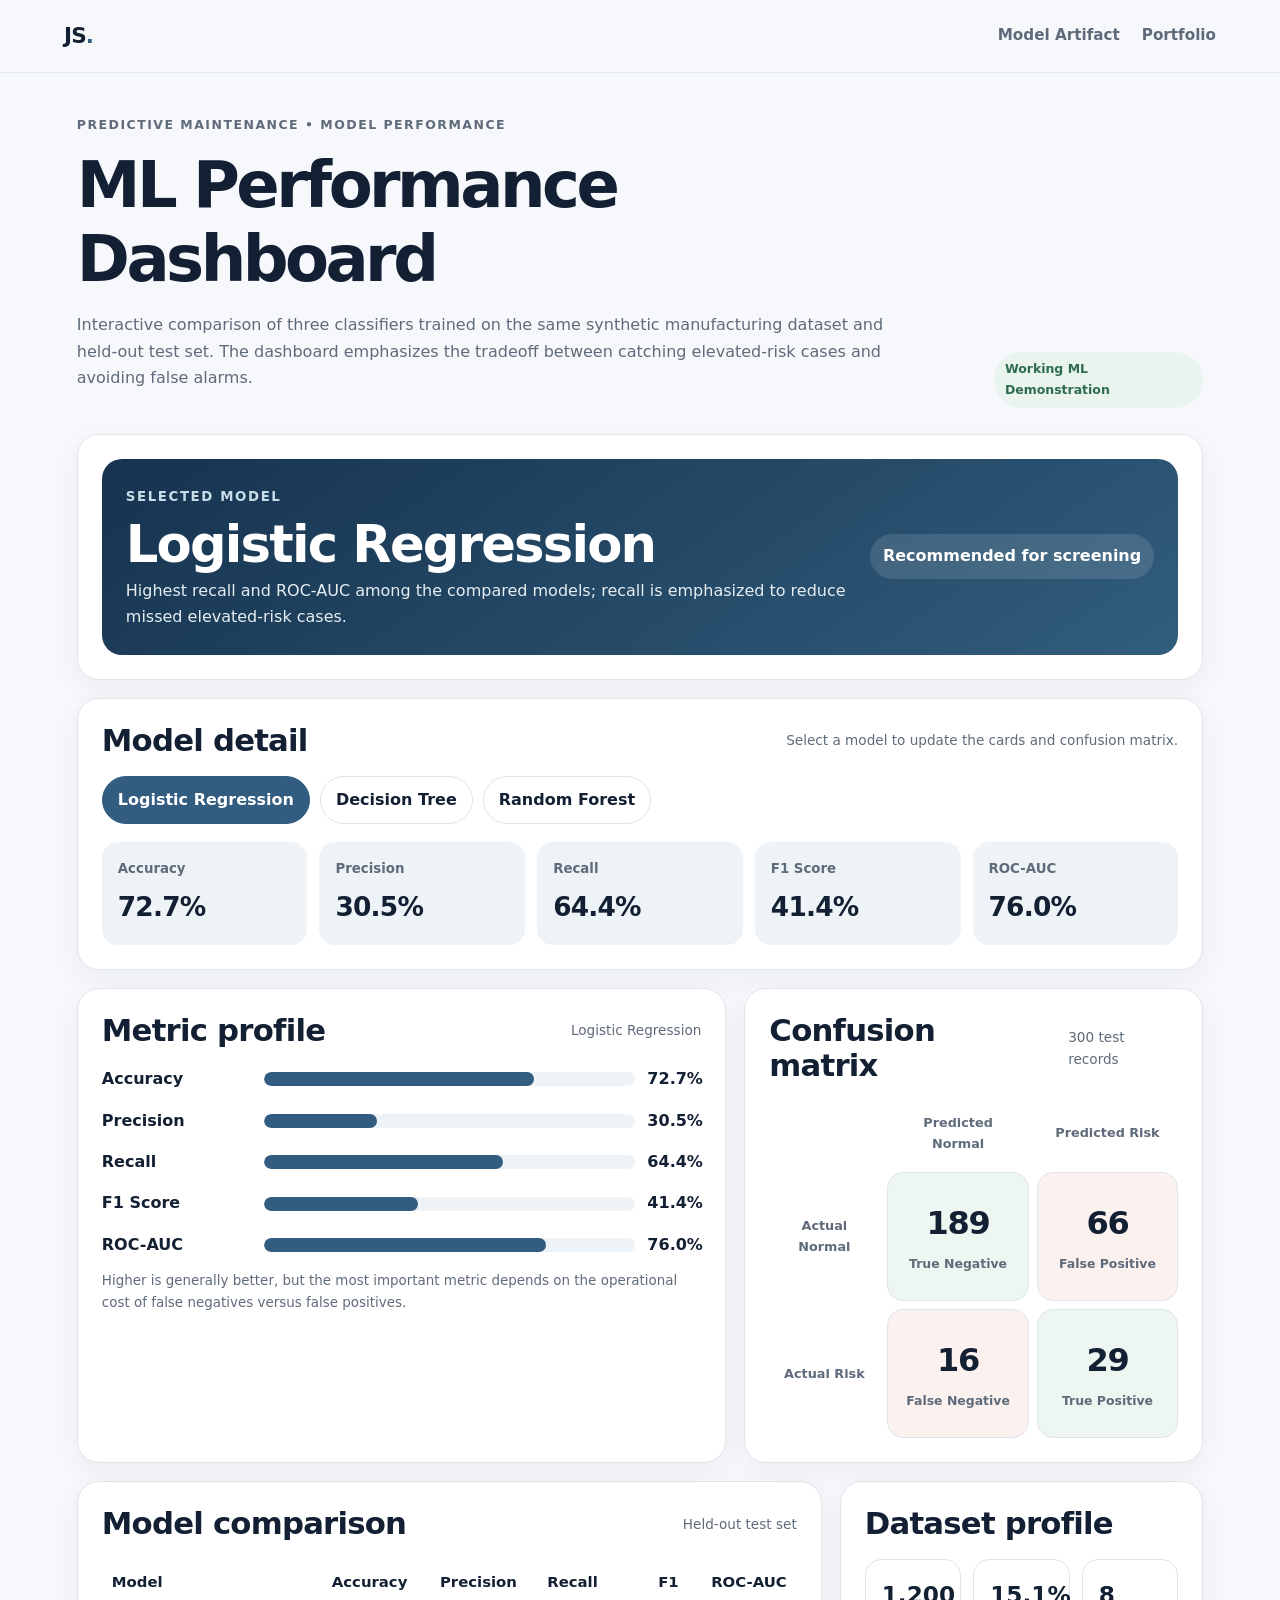
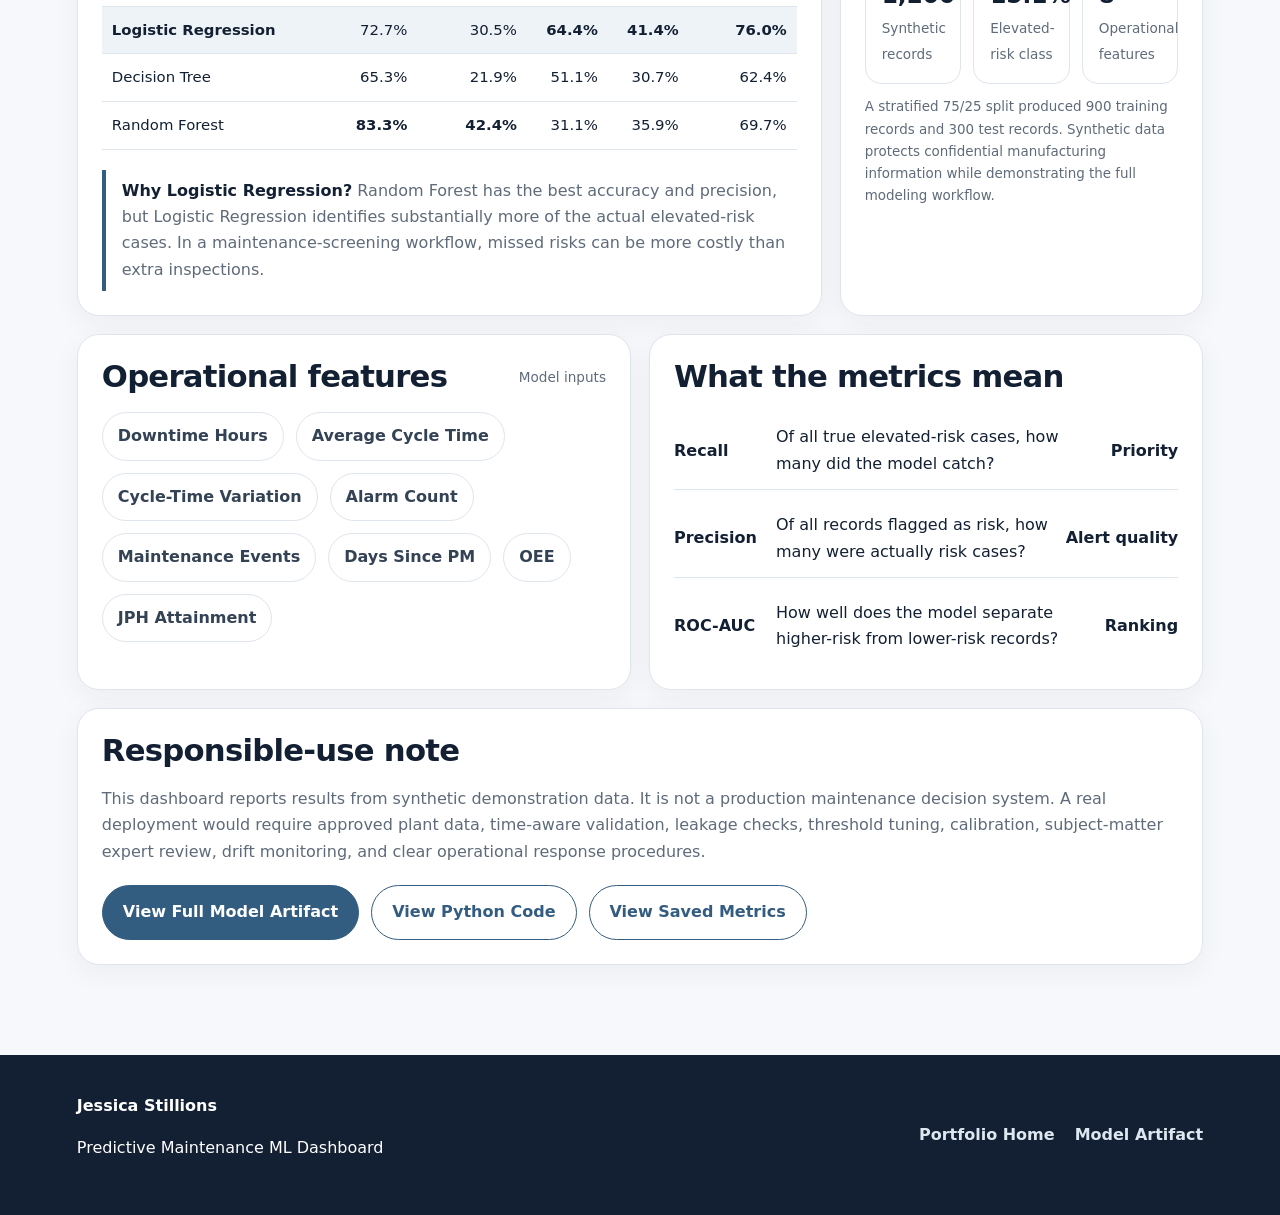
<file: predictive-maintenance-dashboard.html>
<!DOCTYPE html>
<html lang="en">
<head>
  <meta charset="UTF-8" />
  <meta name="viewport" content="width=device-width, initial-scale=1.0" />
  <meta name="description" content="Interactive model-performance dashboard for Jessica Stillions' predictive maintenance machine-learning portfolio project." />
  <title>Predictive Maintenance Model Dashboard | Jessica Stillions</title>
  <link rel="stylesheet" href="styles.css" />
  <style>
    .dash-wrap{max-width:1320px;margin:0 auto;padding:42px clamp(20px,6vw,78px) 90px}.dash-header{display:flex;justify-content:space-between;gap:24px;align-items:flex-end;margin-bottom:26px}.dash-header p{color:var(--muted);max-width:820px}.dash-grid{display:grid;grid-template-columns:repeat(12,minmax(0,1fr));gap:18px}.panel{background:var(--surface);border:1px solid var(--line);border-radius:22px;padding:24px;box-shadow:0 8px 28px rgba(24,39,58,.05)}.span-12{grid-column:span 12}.span-8{grid-column:span 8}.span-7{grid-column:span 7}.span-6{grid-column:span 6}.span-5{grid-column:span 5}.span-4{grid-column:span 4}.metric-row{display:grid;grid-template-columns:repeat(5,minmax(0,1fr));gap:12px}.metric-card{background:var(--soft);border-radius:16px;padding:16px}.metric-card small{display:block;color:var(--muted);font-weight:750;margin-bottom:5px}.metric-card strong{font-size:1.65rem;letter-spacing:-.03em}.selected-banner{display:flex;justify-content:space-between;gap:18px;align-items:center;background:linear-gradient(145deg,#16334f,#315d7c);color:white;border-radius:20px;padding:24px}.selected-banner p{margin:4px 0 0;color:#e6eef3}.selected-badge{white-space:nowrap;background:rgba(255,255,255,.12);padding:9px 13px;border-radius:999px;font-weight:800}.model-tabs{display:flex;flex-wrap:wrap;gap:10px;margin-bottom:18px}.model-tabs button{appearance:none;border:1px solid var(--line);background:var(--surface);color:var(--ink);border-radius:999px;padding:10px 15px;font:inherit;font-weight:750;cursor:pointer}.model-tabs button.active{background:var(--accent);border-color:var(--accent);color:white}.chart-title{display:flex;justify-content:space-between;gap:18px;align-items:center;margin-bottom:18px}.chart-title h3{margin:0}.legend-note{font-size:.85rem;color:var(--muted)}.bar-chart{display:grid;gap:15px}.bar-row{display:grid;grid-template-columns:150px 1fr 54px;gap:12px;align-items:center}.bar-label{font-weight:750}.bar-track{height:14px;background:var(--soft);border-radius:999px;overflow:hidden}.bar-fill{height:100%;background:var(--accent);border-radius:999px;transition:width .35s ease}.bar-value{text-align:right;font-weight:800}.matrix{display:grid;grid-template-columns:110px repeat(2,minmax(0,1fr));gap:8px;align-items:stretch}.matrix .head,.matrix .side{font-size:.8rem;color:var(--muted);font-weight:800;display:flex;align-items:center;justify-content:center;text-align:center;padding:10px}.matrix .cell{border-radius:16px;padding:24px 12px;text-align:center;background:var(--soft);border:1px solid var(--line)}.matrix .cell strong{display:block;font-size:2rem;letter-spacing:-.04em}.matrix .cell span{font-size:.78rem;color:var(--muted);font-weight:700}.matrix .tp,.matrix .tn{background:#edf6f1}.matrix .fp,.matrix .fn{background:#fbf1ef}.compare-table{width:100%;border-collapse:collapse;font-size:.93rem}.compare-table th,.compare-table td{text-align:right;padding:11px 10px;border-bottom:1px solid var(--line)}.compare-table th:first-child,.compare-table td:first-child{text-align:left}.compare-table tr.selected{background:var(--soft)}.dataset-stats{display:grid;grid-template-columns:repeat(3,minmax(0,1fr));gap:12px}.dataset-stat{border:1px solid var(--line);border-radius:16px;padding:16px}.dataset-stat strong{font-size:1.45rem;display:block}.dataset-stat span{color:var(--muted);font-size:.85rem}.insight{border-left:4px solid var(--accent);padding:8px 0 8px 16px;color:var(--muted)}.insight strong{color:var(--ink)}.risk-list{display:grid;gap:10px}.risk-row{display:grid;grid-template-columns:90px 1fr auto;gap:12px;align-items:center;padding:12px 0;border-bottom:1px solid var(--line)}.risk-row:last-child{border-bottom:0}.risk-dot{width:10px;height:10px;border-radius:50%;display:inline-block;margin-right:7px}.high{background:#a84336}.medium{background:#b27819}.low{background:#3c745d}.risk-label{font-weight:800}.risk-score{font-weight:850}.note{font-size:.84rem;color:var(--muted);margin-top:12px}.dash-actions{display:flex;gap:12px;flex-wrap:wrap;margin-top:20px}@media(max-width:980px){.span-8,.span-7,.span-6,.span-5,.span-4{grid-column:span 12}.metric-row{grid-template-columns:repeat(2,minmax(0,1fr))}.dataset-stats{grid-template-columns:1fr 1fr}.dash-header{align-items:flex-start;flex-direction:column}}@media(max-width:620px){.metric-row,.dataset-stats{grid-template-columns:1fr}.bar-row{grid-template-columns:110px 1fr 48px}.matrix{grid-template-columns:78px repeat(2,minmax(0,1fr))}.matrix .cell{padding:18px 8px}.selected-banner{align-items:flex-start;flex-direction:column}.compare-table{font-size:.82rem}.compare-table th,.compare-table td{padding:9px 5px}}
  </style>
</head>
<body>
  <header class="site-header">
    <a class="brand" href="index.html">JS<span>.</span></a>
    <nav aria-label="Primary navigation"><a href="artifact-3-predictive-maintenance.html">Model Artifact</a><a href="index.html#projects">Portfolio</a></nav>
  </header>

  <main>
    <section class="dash-wrap">
      <div class="dash-header">
        <div><p class="eyebrow">Predictive Maintenance • Model Performance</p><h1 style="font-size:clamp(2.6rem,5vw,5.2rem);margin-bottom:12px">ML Performance Dashboard</h1><p>Interactive comparison of three classifiers trained on the same synthetic manufacturing dataset and held-out test set. The dashboard emphasizes the tradeoff between catching elevated-risk cases and avoiding false alarms.</p></div>
        <div class="status live">Working ML Demonstration</div>
      </div>

      <div class="dash-grid">
        <section class="panel span-12">
          <div class="selected-banner">
            <div><small style="text-transform:uppercase;letter-spacing:.12em;font-weight:800;color:#c7dce8">Selected model</small><h2 id="selected-name" style="margin:6px 0 0">Logistic Regression</h2><p id="selection-copy">Highest recall and ROC-AUC among the compared models; recall is emphasized to reduce missed elevated-risk cases.</p></div>
            <div class="selected-badge">Recommended for screening</div>
          </div>
        </section>

        <section class="panel span-12" aria-labelledby="model-detail-title">
          <div class="chart-title"><h3 id="model-detail-title">Model detail</h3><span class="legend-note">Select a model to update the cards and confusion matrix.</span></div>
          <div class="model-tabs" role="group" aria-label="Choose model">
            <button type="button" class="active" data-model="Logistic Regression">Logistic Regression</button>
            <button type="button" data-model="Decision Tree">Decision Tree</button>
            <button type="button" data-model="Random Forest">Random Forest</button>
          </div>
          <div class="metric-row" aria-live="polite">
            <div class="metric-card"><small>Accuracy</small><strong id="m-accuracy">72.7%</strong></div>
            <div class="metric-card"><small>Precision</small><strong id="m-precision">30.5%</strong></div>
            <div class="metric-card"><small>Recall</small><strong id="m-recall">64.4%</strong></div>
            <div class="metric-card"><small>F1 Score</small><strong id="m-f1">41.4%</strong></div>
            <div class="metric-card"><small>ROC-AUC</small><strong id="m-auc">76.0%</strong></div>
          </div>
        </section>

        <section class="panel span-7">
          <div class="chart-title"><h3>Metric profile</h3><span id="bar-model" class="legend-note">Logistic Regression</span></div>
          <div class="bar-chart" id="bar-chart"></div>
          <p class="note">Higher is generally better, but the most important metric depends on the operational cost of false negatives versus false positives.</p>
        </section>

        <section class="panel span-5">
          <div class="chart-title"><h3>Confusion matrix</h3><span class="legend-note">300 test records</span></div>
          <div class="matrix">
            <div></div><div class="head">Predicted Normal</div><div class="head">Predicted Risk</div>
            <div class="side">Actual Normal</div><div class="cell tn"><strong id="cm-tn">189</strong><span>True Negative</span></div><div class="cell fp"><strong id="cm-fp">66</strong><span>False Positive</span></div>
            <div class="side">Actual Risk</div><div class="cell fn"><strong id="cm-fn">16</strong><span>False Negative</span></div><div class="cell tp"><strong id="cm-tp">29</strong><span>True Positive</span></div>
          </div>
        </section>

        <section class="panel span-8">
          <div class="chart-title"><h3>Model comparison</h3><span class="legend-note">Held-out test set</span></div>
          <div style="overflow-x:auto">
            <table class="compare-table">
              <thead><tr><th>Model</th><th>Accuracy</th><th>Precision</th><th>Recall</th><th>F1</th><th>ROC-AUC</th></tr></thead>
              <tbody>
                <tr class="selected"><td><strong>Logistic Regression</strong></td><td>72.7%</td><td>30.5%</td><td><strong>64.4%</strong></td><td><strong>41.4%</strong></td><td><strong>76.0%</strong></td></tr>
                <tr><td>Decision Tree</td><td>65.3%</td><td>21.9%</td><td>51.1%</td><td>30.7%</td><td>62.4%</td></tr>
                <tr><td>Random Forest</td><td><strong>83.3%</strong></td><td><strong>42.4%</strong></td><td>31.1%</td><td>35.9%</td><td>69.7%</td></tr>
              </tbody>
            </table>
          </div>
          <div class="insight" style="margin-top:20px"><strong>Why Logistic Regression?</strong> Random Forest has the best accuracy and precision, but Logistic Regression identifies substantially more of the actual elevated-risk cases. In a maintenance-screening workflow, missed risks can be more costly than extra inspections.</div>
        </section>

        <section class="panel span-4">
          <div class="chart-title"><h3>Dataset profile</h3></div>
          <div class="dataset-stats">
            <div class="dataset-stat"><strong>1,200</strong><span>Synthetic records</span></div>
            <div class="dataset-stat"><strong>15.1%</strong><span>Elevated-risk class</span></div>
            <div class="dataset-stat"><strong>8</strong><span>Operational features</span></div>
          </div>
          <p class="note">A stratified 75/25 split produced 900 training records and 300 test records. Synthetic data protects confidential manufacturing information while demonstrating the full modeling workflow.</p>
        </section>

        <section class="panel span-6">
          <div class="chart-title"><h3>Operational features</h3><span class="legend-note">Model inputs</span></div>
          <div class="skill-list"><span>Downtime Hours</span><span>Average Cycle Time</span><span>Cycle-Time Variation</span><span>Alarm Count</span><span>Maintenance Events</span><span>Days Since PM</span><span>OEE</span><span>JPH Attainment</span></div>
        </section>

        <section class="panel span-6">
          <div class="chart-title"><h3>What the metrics mean</h3></div>
          <div class="risk-list">
            <div class="risk-row"><div class="risk-label">Recall</div><div>Of all true elevated-risk cases, how many did the model catch?</div><div class="risk-score">Priority</div></div>
            <div class="risk-row"><div class="risk-label">Precision</div><div>Of all records flagged as risk, how many were actually risk cases?</div><div class="risk-score">Alert quality</div></div>
            <div class="risk-row"><div class="risk-label">ROC-AUC</div><div>How well does the model separate higher-risk from lower-risk records?</div><div class="risk-score">Ranking</div></div>
          </div>
        </section>

        <section class="panel span-12">
          <div class="chart-title"><h3>Responsible-use note</h3></div>
          <p style="color:var(--muted)">This dashboard reports results from synthetic demonstration data. It is not a production maintenance decision system. A real deployment would require approved plant data, time-aware validation, leakage checks, threshold tuning, calibration, subject-matter expert review, drift monitoring, and clear operational response procedures.</p>
          <div class="dash-actions"><a class="button primary" href="artifact-3-predictive-maintenance.html">View Full Model Artifact</a><a class="button secondary" href="predictive-maintenance-model/train_model.py">View Python Code</a><a class="button secondary" href="predictive-maintenance-model/metrics.json">View Saved Metrics</a></div>
        </section>
      </div>
    </section>
  </main>

  <footer><div><p class="footer-name">Jessica Stillions</p><p>Predictive Maintenance ML Dashboard</p></div><div class="footer-links"><a href="index.html">Portfolio Home</a><a href="artifact-3-predictive-maintenance.html">Model Artifact</a></div></footer>

  <script>
    const models={
      "Logistic Regression":{accuracy:.727,precision:.305,recall:.644,f1:.414,auc:.760,cm:[[189,66],[16,29]]},
      "Decision Tree":{accuracy:.653,precision:.219,recall:.511,f1:.307,auc:.624,cm:[[173,82],[22,23]]},
      "Random Forest":{accuracy:.833,precision:.424,recall:.311,f1:.359,auc:.697,cm:[[236,19],[31,14]]}
    };
    const labels=[['Accuracy','accuracy'],['Precision','precision'],['Recall','recall'],['F1 Score','f1'],['ROC-AUC','auc']];
    const pct=v=>(v*100).toFixed(1)+'%';
    const chart=document.getElementById('bar-chart');
    function update(name){
      const m=models[name];
      document.querySelectorAll('.model-tabs button').forEach(b=>b.classList.toggle('active',b.dataset.model===name));
      document.getElementById('selected-name').textContent=name;
      document.getElementById('bar-model').textContent=name;
      document.getElementById('m-accuracy').textContent=pct(m.accuracy);
      document.getElementById('m-precision').textContent=pct(m.precision);
      document.getElementById('m-recall').textContent=pct(m.recall);
      document.getElementById('m-f1').textContent=pct(m.f1);
      document.getElementById('m-auc').textContent=pct(m.auc);
      document.getElementById('cm-tn').textContent=m.cm[0][0];
      document.getElementById('cm-fp').textContent=m.cm[0][1];
      document.getElementById('cm-fn').textContent=m.cm[1][0];
      document.getElementById('cm-tp').textContent=m.cm[1][1];
      chart.innerHTML=labels.map(([label,key])=>`<div class="bar-row"><div class="bar-label">${label}</div><div class="bar-track" aria-label="${label} ${pct(m[key])}"><div class="bar-fill" style="width:${m[key]*100}%"></div></div><div class="bar-value">${pct(m[key])}</div></div>`).join('');
      const copy=name==='Logistic Regression'?'Highest recall and ROC-AUC among the compared models; recall is emphasized to reduce missed elevated-risk cases.':name==='Decision Tree'?'Easy to interpret, but it produced the weakest overall balance of precision, recall, and ROC-AUC in this test.':'Highest accuracy and precision, but substantially lower recall means more true elevated-risk cases were missed.';
      document.getElementById('selection-copy').textContent=copy;
    }
    document.querySelectorAll('.model-tabs button').forEach(btn=>btn.addEventListener('click',()=>update(btn.dataset.model)));
    update('Logistic Regression');
  </script>
</body>
</html>
</file>
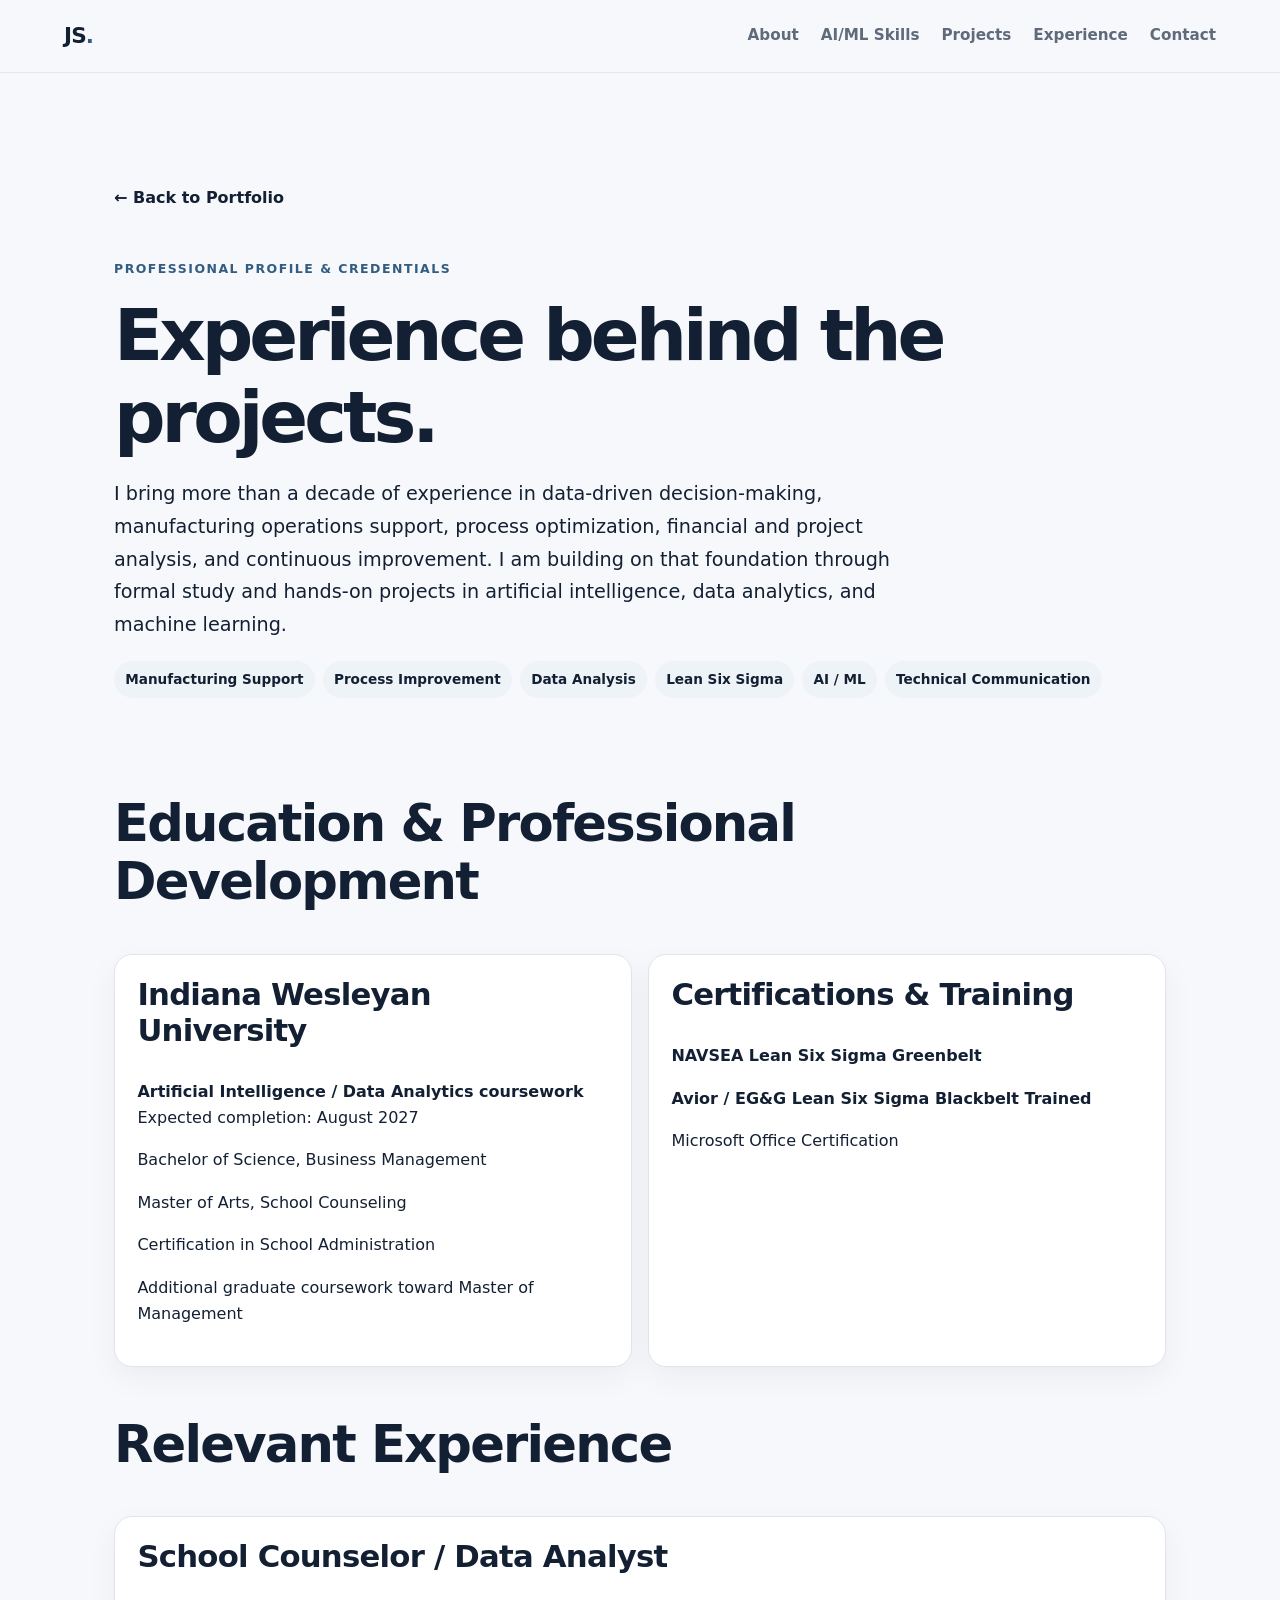
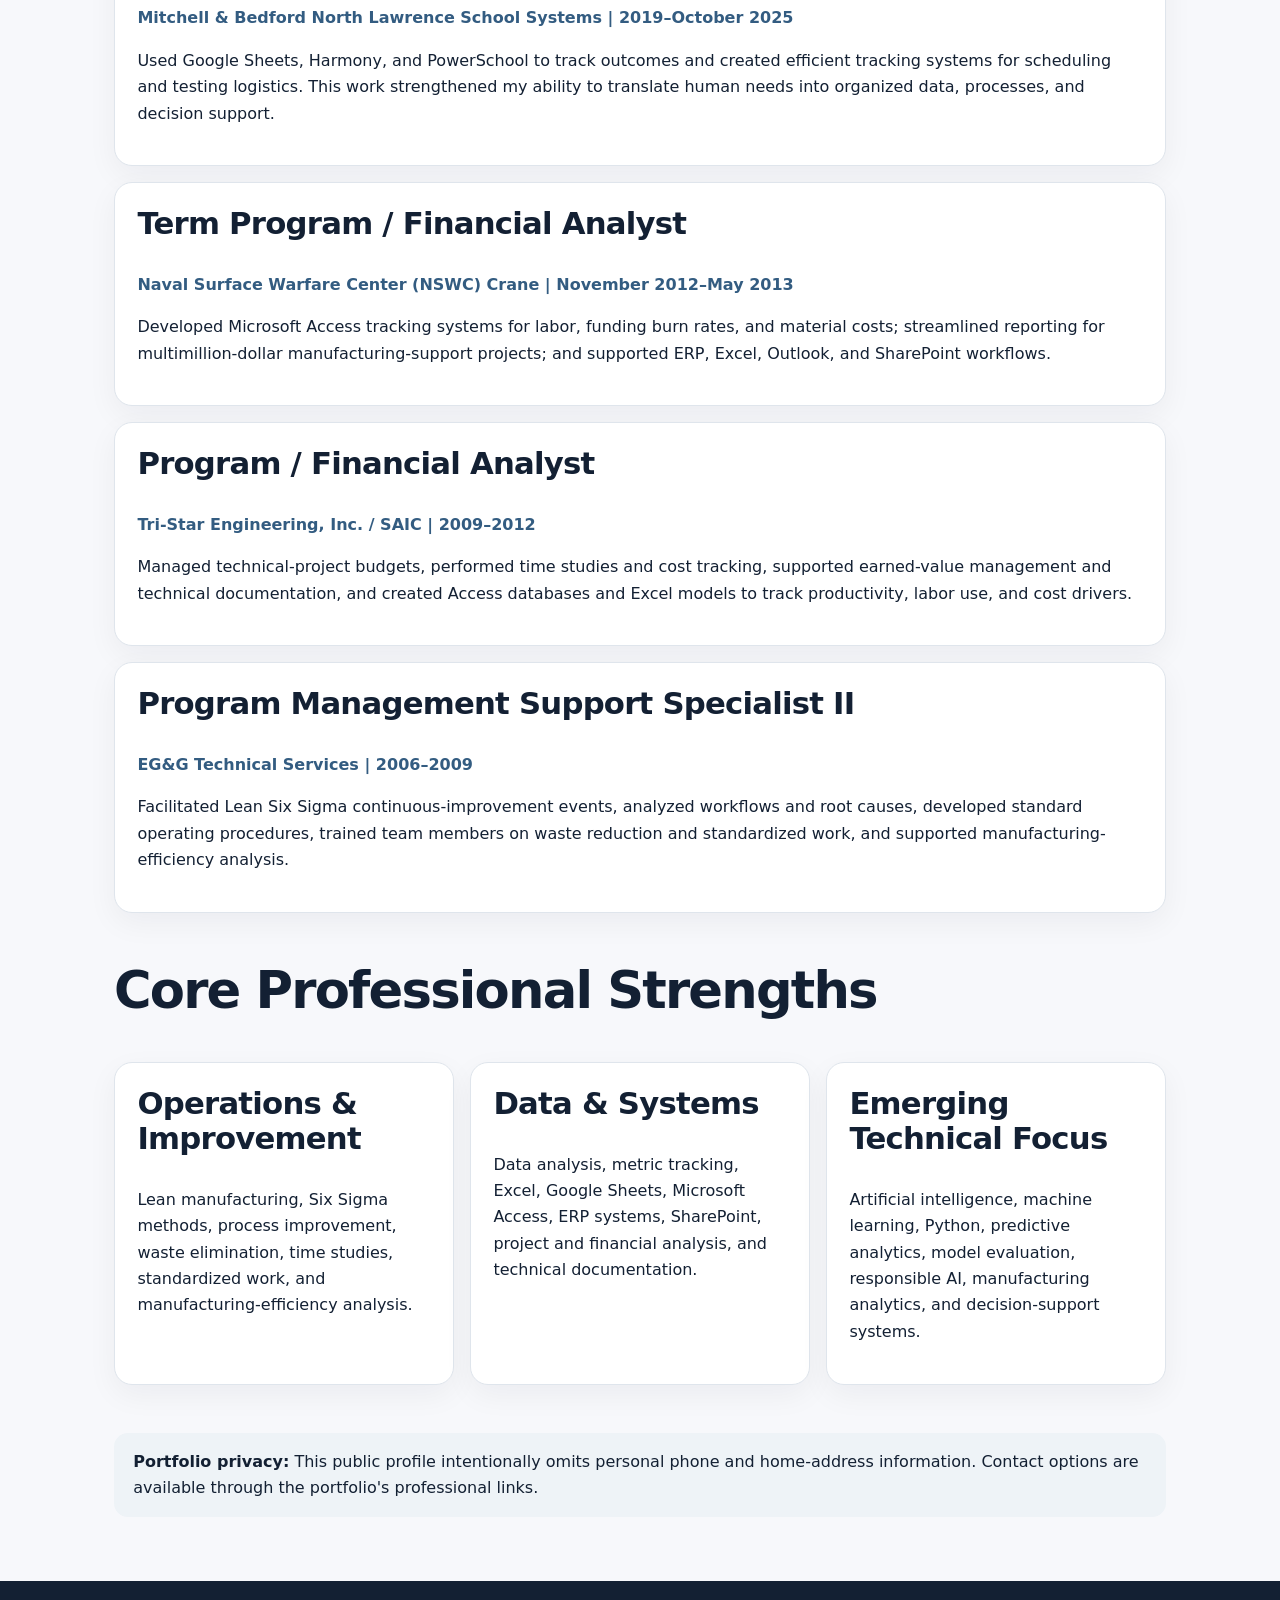
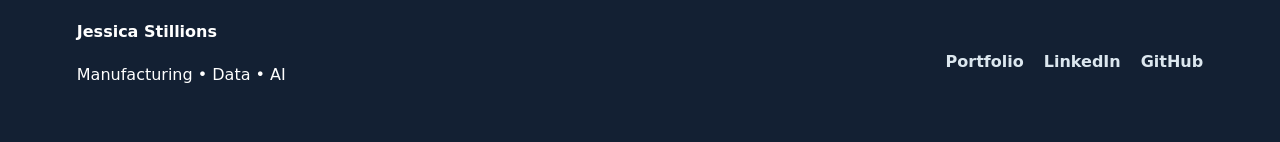
<file: professional-profile.html>
<!DOCTYPE html>
<html lang="en">
<head>
  <meta charset="UTF-8" />
  <meta name="viewport" content="width=device-width, initial-scale=1.0" />
  <meta name="description" content="Jessica Stillions professional profile, experience, education, and credentials." />
  <title>Professional Profile | Jessica Stillions</title>
  <link rel="stylesheet" href="styles.css" />
  <style>
    .profile-wrap{max-width:1100px;margin:0 auto;padding:7rem 1.5rem 4rem}.profile-hero{padding:2rem 0 3rem}.profile-hero h1{font-size:clamp(2.5rem,6vw,4.5rem);margin:.4rem 0}.profile-hero .lead{font-size:1.2rem;max-width:800px;line-height:1.7}.credential-grid{display:grid;grid-template-columns:repeat(auto-fit,minmax(280px,1fr));gap:1rem;margin:1.5rem 0 3rem}.credential-card,.experience-card{background:#fff;border:1px solid #dfe5ec;border-radius:18px;padding:1.4rem;box-shadow:0 10px 30px rgba(15,23,42,.05)}.credential-card h3,.experience-card h3{margin-top:0}.experience-card{margin-bottom:1rem}.role-meta{font-weight:700;color:#335c81;margin:.2rem 0 .8rem}.profile-tags{display:flex;flex-wrap:wrap;gap:.5rem;margin-top:1rem}.profile-tags span{padding:.45rem .7rem;border-radius:999px;background:#eef3f7;font-size:.85rem;font-weight:700}.back-link{display:inline-block;margin-bottom:1rem;font-weight:800;text-decoration:none}.section-title{margin-top:3rem}.note{padding:1rem 1.2rem;background:#eef3f7;border-radius:14px;margin-top:1rem}
  </style>
</head>
<body>
<header class="site-header"><a class="brand" href="index.html">JS<span>.</span></a><nav aria-label="Primary navigation"><a href="index.html#about">About</a><a href="index.html#skills">AI/ML Skills</a><a href="index.html#projects">Projects</a><a href="professional-profile.html">Experience</a><a href="index.html#contact">Contact</a></nav></header>
<main class="profile-wrap">
  <a class="back-link" href="index.html">← Back to Portfolio</a>
  <section class="profile-hero"><p class="section-label">Professional Profile & Credentials</p><h1>Experience behind the projects.</h1><p class="lead">I bring more than a decade of experience in data-driven decision-making, manufacturing operations support, process optimization, financial and project analysis, and continuous improvement. I am building on that foundation through formal study and hands-on projects in artificial intelligence, data analytics, and machine learning.</p><div class="profile-tags"><span>Manufacturing Support</span><span>Process Improvement</span><span>Data Analysis</span><span>Lean Six Sigma</span><span>AI / ML</span><span>Technical Communication</span></div></section>

  <h2 class="section-title">Education & Professional Development</h2>
  <div class="credential-grid">
    <article class="credential-card"><h3>Indiana Wesleyan University</h3><p><strong>Artificial Intelligence / Data Analytics coursework</strong><br>Expected completion: August 2027</p><p>Bachelor of Science, Business Management</p><p>Master of Arts, School Counseling</p><p>Certification in School Administration</p><p>Additional graduate coursework toward Master of Management</p></article>
    <article class="credential-card"><h3>Certifications & Training</h3><p><strong>NAVSEA Lean Six Sigma Greenbelt</strong></p><p><strong>Avior / EG&amp;G Lean Six Sigma Blackbelt Trained</strong></p><p>Microsoft Office Certification</p></article>
  </div>

  <h2 class="section-title">Relevant Experience</h2>
  <article class="experience-card"><h3>School Counselor / Data Analyst</h3><p class="role-meta">Mitchell & Bedford North Lawrence School Systems | 2019–October 2025</p><p>Used Google Sheets, Harmony, and PowerSchool to track outcomes and created efficient tracking systems for scheduling and testing logistics. This work strengthened my ability to translate human needs into organized data, processes, and decision support.</p></article>
  <article class="experience-card"><h3>Term Program / Financial Analyst</h3><p class="role-meta">Naval Surface Warfare Center (NSWC) Crane | November 2012–May 2013</p><p>Developed Microsoft Access tracking systems for labor, funding burn rates, and material costs; streamlined reporting for multimillion-dollar manufacturing-support projects; and supported ERP, Excel, Outlook, and SharePoint workflows.</p></article>
  <article class="experience-card"><h3>Program / Financial Analyst</h3><p class="role-meta">Tri-Star Engineering, Inc. / SAIC | 2009–2012</p><p>Managed technical-project budgets, performed time studies and cost tracking, supported earned-value management and technical documentation, and created Access databases and Excel models to track productivity, labor use, and cost drivers.</p></article>
  <article class="experience-card"><h3>Program Management Support Specialist II</h3><p class="role-meta">EG&amp;G Technical Services | 2006–2009</p><p>Facilitated Lean Six Sigma continuous-improvement events, analyzed workflows and root causes, developed standard operating procedures, trained team members on waste reduction and standardized work, and supported manufacturing-efficiency analysis.</p></article>

  <h2 class="section-title">Core Professional Strengths</h2>
  <div class="credential-grid"><article class="credential-card"><h3>Operations & Improvement</h3><p>Lean manufacturing, Six Sigma methods, process improvement, waste elimination, time studies, standardized work, and manufacturing-efficiency analysis.</p></article><article class="credential-card"><h3>Data & Systems</h3><p>Data analysis, metric tracking, Excel, Google Sheets, Microsoft Access, ERP systems, SharePoint, project and financial analysis, and technical documentation.</p></article><article class="credential-card"><h3>Emerging Technical Focus</h3><p>Artificial intelligence, machine learning, Python, predictive analytics, model evaluation, responsible AI, manufacturing analytics, and decision-support systems.</p></article></div>

  <div class="note"><strong>Portfolio privacy:</strong> This public profile intentionally omits personal phone and home-address information. Contact options are available through the portfolio's professional links.</div>
</main>
<footer id="contact"><div><p class="footer-name">Jessica Stillions</p><p>Manufacturing • Data • AI</p></div><div class="footer-links"><a href="index.html">Portfolio</a><a href="https://www.linkedin.com/in/jessicastillions009/" target="_blank" rel="noopener">LinkedIn</a><a href="https://github.com/StillionsDataAnalyst" target="_blank" rel="noopener">GitHub</a></div></footer>
</body>
</html>
</file>
<file: styles.css>
:root{--bg:#f7f8fb;--surface:#ffffff;--ink:#132033;--muted:#5f6b7a;--line:#dfe5ec;--accent:#335c81;--accent-2:#6b8e9f;--soft:#eef3f7;--success:#2f6b4f;--shadow:0 18px 45px rgba(24,39,58,.08)}*{box-sizing:border-box}html{scroll-behavior:smooth}body{margin:0;font-family:Inter,ui-sans-serif,system-ui,-apple-system,BlinkMacSystemFont,"Segoe UI",sans-serif;background:var(--bg);color:var(--ink);line-height:1.65}a{color:inherit}.site-header{position:sticky;top:0;z-index:20;display:flex;align-items:center;justify-content:space-between;padding:18px clamp(20px,5vw,72px);background:rgba(247,248,251,.92);backdrop-filter:blur(14px);border-bottom:1px solid rgba(223,229,236,.85)}.brand{font-size:1.35rem;font-weight:800;text-decoration:none;letter-spacing:-.04em}.brand span{color:var(--accent)}nav{display:flex;gap:22px}nav a{text-decoration:none;font-size:.95rem;color:var(--muted);font-weight:650}nav a:hover{color:var(--accent)}main{overflow:hidden}.hero{min-height:78vh;display:grid;grid-template-columns:minmax(0,1.25fr) minmax(300px,.75fr);gap:clamp(36px,6vw,84px);align-items:center;padding:clamp(68px,9vw,120px) clamp(20px,7vw,100px);max-width:1500px;margin:0 auto}.eyebrow,.section-label,.card-kicker{margin:0 0 14px;text-transform:uppercase;letter-spacing:.12em;font-size:.78rem;font-weight:800;color:var(--accent)}h1,h2,h3,h4{line-height:1.15;margin-top:0}h1{font-size:clamp(3rem,7vw,6.8rem);letter-spacing:-.055em;margin-bottom:18px}h2{font-size:clamp(2rem,4vw,3.35rem);letter-spacing:-.035em}h3{font-size:clamp(1.45rem,2.4vw,2.1rem);letter-spacing:-.025em}.hero-lead{font-size:clamp(1.4rem,2.4vw,2.15rem);max-width:850px;margin:0 0 18px;font-weight:650;line-height:1.3}.hero-text{font-size:1.08rem;color:var(--muted);max-width:760px}.hero-actions{display:flex;flex-wrap:wrap;gap:12px;margin-top:30px}.button{display:inline-flex;align-items:center;justify-content:center;padding:13px 20px;border-radius:999px;text-decoration:none;font-weight:750;border:1px solid var(--accent)}.button.primary{background:var(--accent);color:white}.button.secondary{color:var(--accent);background:transparent}.hero-card{background:linear-gradient(145deg,#16334f,#315d7c);color:white;padding:clamp(30px,4vw,50px);border-radius:28px;box-shadow:var(--shadow);transform:rotate(1deg)}.hero-card .card-kicker{color:#c7dce8}.hero-card h2{font-size:clamp(2rem,3vw,3rem);margin-bottom:18px}.hero-card p{color:#e6eef3}.mini-grid{display:grid;grid-template-columns:1fr 1fr;gap:10px;margin-top:24px}.mini-grid span{padding:10px 12px;border-radius:12px;background:rgba(255,255,255,.1);text-align:center;font-weight:700}.section{max-width:1320px;margin:0 auto;padding:clamp(64px,8vw,110px) clamp(20px,6vw,78px)}.split-section{display:grid;grid-template-columns:.9fr 1.1fr;gap:clamp(36px,6vw,90px);align-items:start}.prose p{font-size:1.08rem;color:var(--muted);margin-top:0}.value-grid{display:grid;grid-template-columns:1.25fr .75fr;gap:24px}.info-card{background:var(--surface);padding:clamp(28px,4vw,48px);border:1px solid var(--line);border-radius:24px;box-shadow:0 8px 26px rgba(24,39,58,.04)}.info-card.featured{background:var(--soft);border-color:#d6e1e8}.info-card p{color:var(--muted)}.skills-section{padding-top:20px}.section-heading{max-width:860px;margin-bottom:34px}.section-heading>p:last-child{color:var(--muted)}.skill-list{display:flex;flex-wrap:wrap;gap:12px}.skill-list span{padding:10px 15px;border-radius:999px;background:var(--surface);border:1px solid var(--line);font-weight:700;color:#344255}.projects-section{padding-top:40px}.project-card{background:var(--surface);border:1px solid var(--line);border-radius:26px;padding:clamp(28px,4vw,48px);margin:24px 0;box-shadow:0 10px 30px rgba(24,39,58,.04)}.project-card.highlight{border:2px solid #bfd0dc;box-shadow:var(--shadow)}.project-card.bonus{background:#faf9f5}.project-topline{display:flex;justify-content:space-between;gap:15px;align-items:center;margin-bottom:16px}.artifact-number{font-size:.8rem;text-transform:uppercase;letter-spacing:.1em;font-weight:850;color:var(--accent)}.status{font-size:.78rem;font-weight:800;padding:7px 11px;border-radius:999px;background:var(--soft);color:var(--accent)}.status.live{background:#e9f4ee;color:var(--success)}.project-intro{font-size:1.08rem;color:var(--muted);max-width:1000px}.project-link{display:inline-block;margin:10px 0 24px;color:var(--accent);font-weight:800;text-decoration:none}.project-link:hover{text-decoration:underline}.project-details{display:grid;grid-template-columns:repeat(2,minmax(0,1fr));gap:18px;margin-top:20px}.project-details>div{padding:20px;background:var(--bg);border-radius:16px;border:1px solid #e9edf2}.project-details.compact{grid-template-columns:repeat(3,minmax(0,1fr))}.project-details h4{margin-bottom:8px;font-size:1rem}.project-details p,.project-details li{color:var(--muted);font-size:.95rem}.project-details ol{padding-left:20px;margin-bottom:0}.references{grid-column:1/-1}.references a{color:var(--accent);font-weight:700}.growth-note{text-align:center;max-width:900px}.growth-note p:last-child{color:var(--muted);font-size:1.08rem}footer{display:flex;justify-content:space-between;align-items:center;gap:30px;padding:38px clamp(20px,6vw,78px);background:#132033;color:white}.footer-name{font-weight:800;margin:0}.footer-links{display:flex;gap:20px;flex-wrap:wrap}.footer-links a{color:#dce7ef;text-decoration:none;font-weight:700}.footer-links a:hover{color:white}.projects-section>.project-card.highlight:first-of-type::before{content:"";display:block;width:100%;height:clamp(260px,42vw,520px);margin-bottom:30px;border-radius:20px;border:1px solid var(--line);background-image:url("https://image.thum.io/get/width/1400/crop/900/https://stillionsdataanalyst.github.io/FactoryAssist-AI/");background-size:cover;background-position:top center;background-repeat:no-repeat;box-shadow:0 12px 30px rgba(24,39,58,.08)}@media(max-width:900px){.hero,.split-section,.value-grid{grid-template-columns:1fr}.hero{min-height:auto;padding-top:74px}.hero-card{transform:none;max-width:600px}.project-details,.project-details.compact{grid-template-columns:1fr}.references{grid-column:auto}}@media(max-width:640px){.site-header{align-items:flex-start;gap:16px}.site-header nav{gap:11px;flex-wrap:wrap;justify-content:flex-end}.site-header nav a{font-size:.84rem}.project-topline{align-items:flex-start;flex-direction:column}.hero-actions{flex-direction:column;align-items:stretch}.button{width:100%}footer{align-items:flex-start;flex-direction:column}.projects-section>.project-card.highlight:first-of-type::before{height:360px;background-size:cover;background-position:top center}}
</file>
